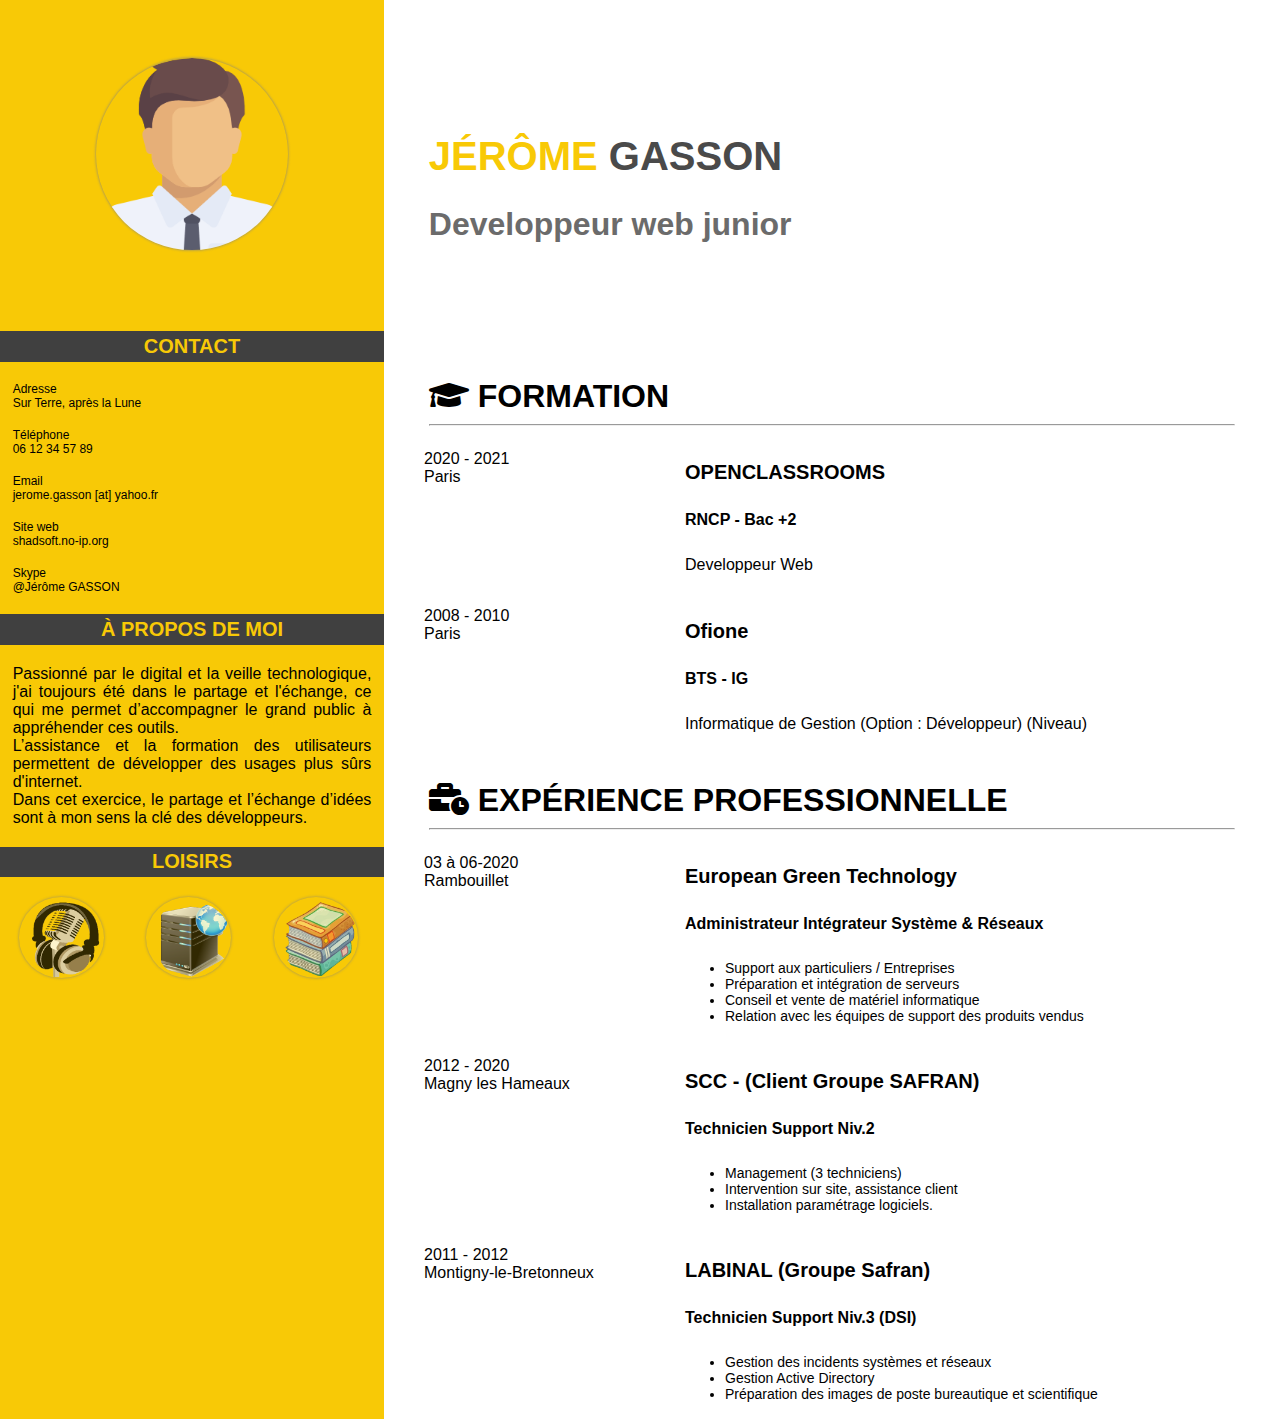
<file: V0.5b/index.html>
<!DOCTYPE html> 	<!-- Doctype spécifique au HTML5 : https://www.alsacreations.com/article/lire/560-dtd-doctype-html-xhtml-comment-choisir.html -->
<html lang="fr-FR"> <!-- Balise parente / il est conseillé de définir la langue de la page -->
	<head>  <!-- Balise enfant -->
	<!-- Balise d'entete Contiens le titre du site, le fichier CSS etc -->
	<title> Mon CV en ligne </title>
	<meta charset='utf-8'> <!-- définit le type d'encodage / c'est une balise orpheline -->
	<meta name="viewport" content="width=device-width, initial-scale=1.0">
	<meta name="description" content="Presentation de Jerome Gasson - CV"> <!-- Contiens une description courte du contenue du site [160Car. Max]-->
	<link rel="stylesheet" href="Styles.css"> <!-- Lien vers le fichier de style CSS externe -->
	<link rel="stylesheet" href="https://cdnjs.cloudflare.com/ajax/libs/font-awesome/5.9.0/css/all.css"></link>
	</head>

<body>
<!--	<header>	<!-- En-tête de page / Element structurant de type block -->
<!--		<h1>Jérôme GASSON</h1>
			<h2>Developpeur Web junior</h2>
		</header> -->
	
	<div class="Flex">
	
		<!-- Début de la colonne de gauche - Photo / Contact / A Propos / Loisirs -->
		<div id="Presentation">	
			<section class="MaPhoto">
			<img class ="RoundedImage" src="images/Photo-H.png" alt="Ma Photo"/>
			</section>
		
			<section class="Contact">
				<h3>Contact</h3>
				
				<p>Adresse <br/> Sur Terre, après la Lune </p><br/>
				
				<p>Téléphone <br/> 06 12 34 57 89 </p><br/>
				
				<p>Email <br/> jerome.gasson [at] yahoo.fr </p><br/>

				<p>Site web <br/><a href="http://shadsoft.no-ip.org" target="_blank">shadsoft.no-ip.org</a></p><br/>

				<p>Skype <br/> @Jérôme GASSON</p>
		
			</section>		
	
			<section class="Apropos">
				<h3>à Propos de moi</h3>
					<p> Passionné par le digital et la veille technologique, j'ai toujours été dans le partage et l'échange, ce qui me permet d’accompagner le grand public à appréhender ces outils.<br/>
						L’assistance et la formation des utilisateurs permettent de développer des usages plus sûrs d'internet.<br/>
						Dans cet exercice, le partage et l’échange d’idées sont à mon sens la clé des développeurs.<br/>
					</p>
			</section>
	
			<section class="Loisirs">
				<h3>Loisirs</h3>
				<img class ="RoundedImage" src="images/L-Webradio.png" alt="Webradio"/>
				<img class ="RoundedImage" src="images/L-Webserv-2.png" alt="Serveur"/>
				<img class ="RoundedImage" src="images/L-Books.png" alt="Lecture"/>
			</section>	
		</div> 
		<!-- Fin de la colonne de gauche - Photo / Contact / A Propos / Loisirs -->
		
		<div id="PE">
		<h1><span class="NameColor">Jérôme</span> GASSON</h1>
		<h2>Developpeur web junior</h2>
			<div id="Formations">
				<div>
<!--			<h3><img src="images/H-Diplome.png" alt="[Diplôme]"/>Formation</h3> -->
				<h3><i class="fas fa-graduation-cap"></i> Formation</h3>
				<hr/>
					<section class="Formations"> <!-- Section de mes Formations -->
						
						<div class="Left">
							<p>2020 - 2021 <br/> Paris </p>
						</div>
		
						<div class="Right">
							<h4>OPENCLASSROOMS</h4> 						
							<h5>RNCP - Bac +2</h5>							
							<p>Developpeur Web <p>
						</div>
		
						<div class="Left">
							<p>2008 - 2010 <br/> Paris </p>
						</div>
		
						<div class="Right">
							<h4>Ofione</h4> 						
							<h5>BTS - IG</h5>							
							<p>Informatique de Gestion (Option : Développeur) (Niveau) <p>
						</div>	
		
					</section>
				</div>
			</div>
		
			<div id="Parcours">
				<div>
<!--			<h3><img src="images/H-Parcours.png" alt="[Expériences]"/>Expériences professionnelles</h3> -->
				<h3><i class="fas fa-business-time"></i> Expérience professionnelle</h3>
				<hr/>
					<section class="Exp-Pro"> 												<!-- Section de mes Exp. Pro -->
						
						<div class="Left">
							<p>03 à 06-2020<br/> Rambouillet </p>
						</div>
		
						<div class="Right">
							<h4>European Green Technology</h4> 								<!-- Entreprise -->
							<h5>Administrateur Intégrateur Système &amp; Réseaux</h5>		<!-- Poste occupé -->					
								<ul>														<!-- Liste des activités -->
									<li>Support aux particuliers / Entreprises </li>
									<li>Préparation et intégration de serveurs </li>
									<li>Conseil et vente de matériel informatique </li>
									<li>Relation avec les équipes de support des produits vendus </li>
								</ul>
						</div>
		
						<div class="Left">
							<p>2012 - 2020 <br/> Magny les Hameaux </p>
						</div>
		
						<div class="Right">
							<h4>SCC - (Client Groupe SAFRAN)</h4> 						
							<h5>Technicien Support Niv.2</h5>							
							<ul>
								<li>Management (3 techniciens) </li>
								<li>Intervention sur site, assistance client </li>
								<li>Installation paramétrage logiciels. </li>
							</ul>
						</div>
		
						<div class="Left">
							<p>2011 - 2012 <br/> Montigny-le-Bretonneux </p>
						</div>
		
						<div class="Right">
							<h4>LABINAL (Groupe Safran)</h4> 						
							<h5>Technicien Support Niv.3 (DSI)</h5>							
								<ul>
									<li>Gestion des incidents systèmes et réseaux </li>
									<li>Gestion Active Directory </li>
									<li>Préparation des images de poste bureautique et scientifique </li>
								</ul>
						</div>
					
					</section>
				</div>
			</div>
		</div>
		
	</div>
	<footer>	<!-- Pied de page / Element structurant de type block -->
	
			<h3>Responsive en cours, veuillez positionner votre mobile en mode paysage, ou étendre votre fenêtre</h3>
			<p><img src="images/E-NeedRotation.png" alt="[Need Rotation]"/></p>
	</footer>
	
</body>
</file>
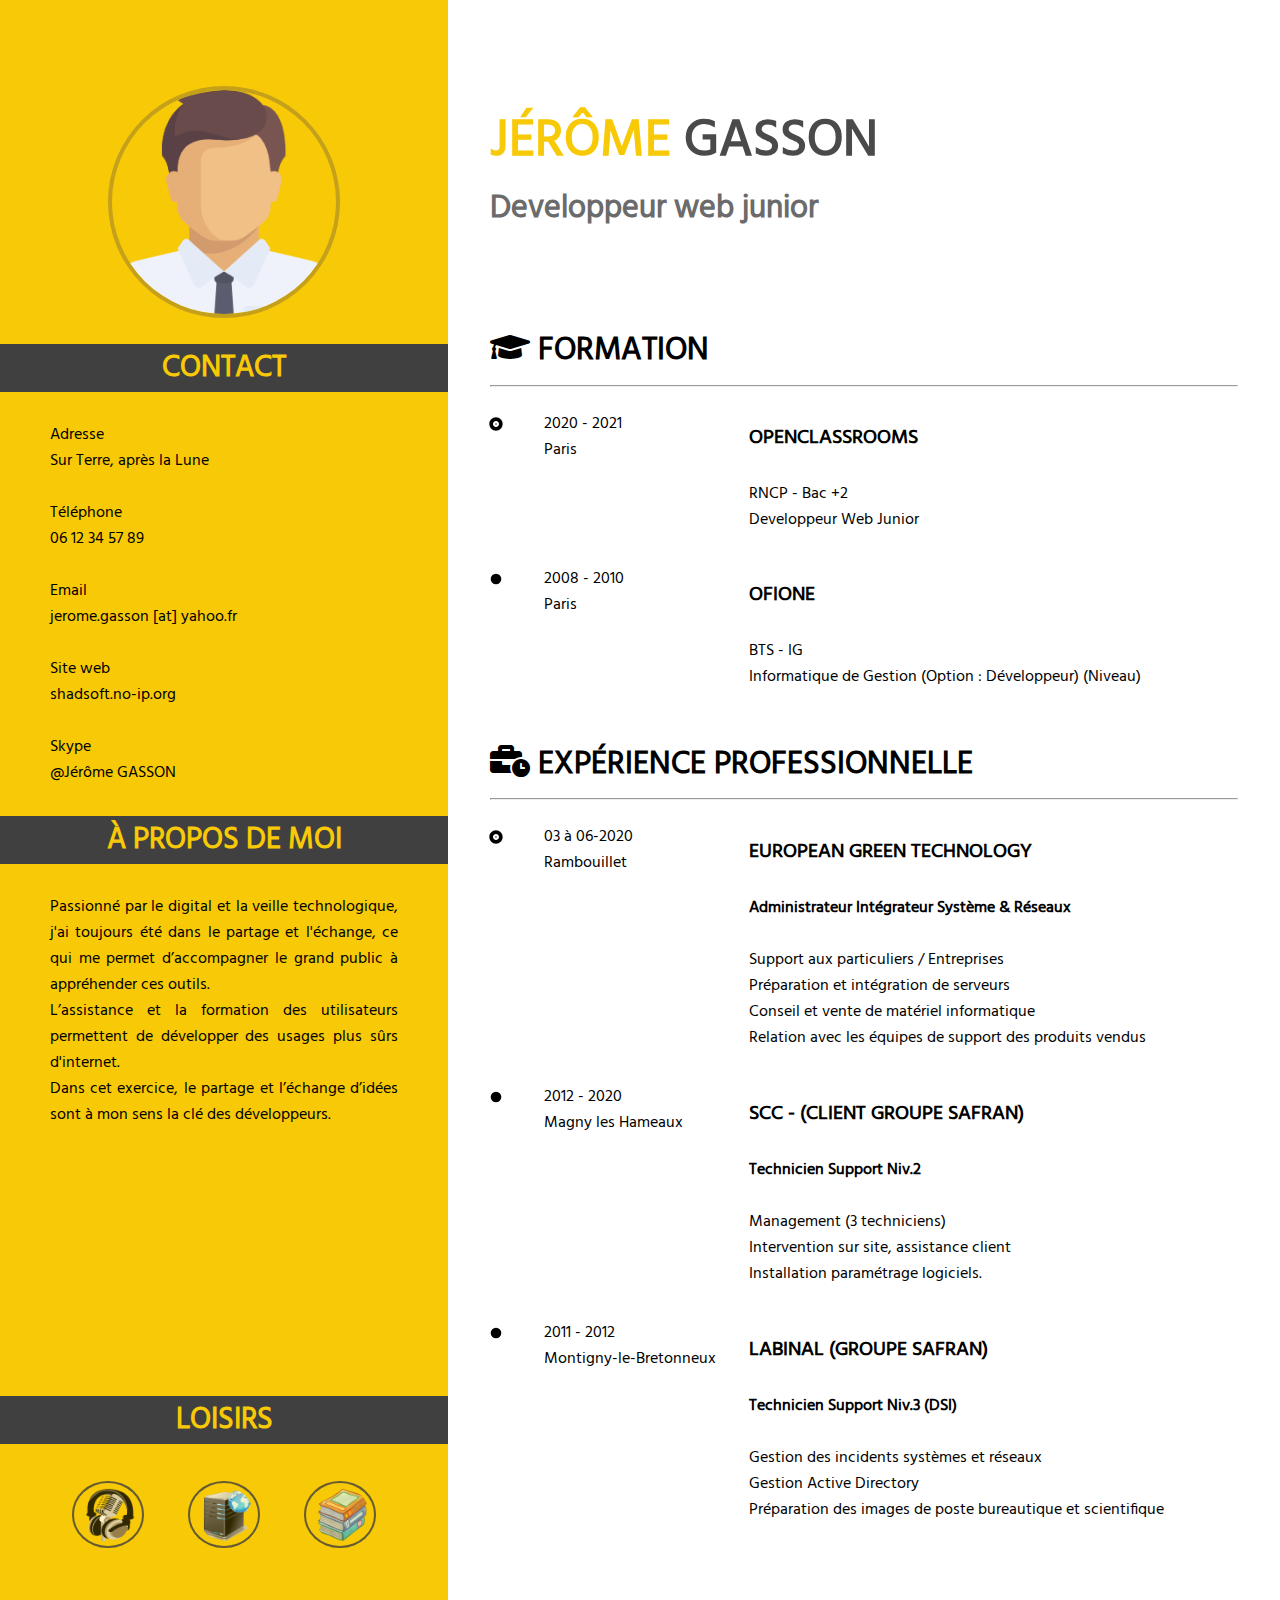
<file: V0.7a/index.html>
<!DOCTYPE html> 	<!-- Doctype spécifique au HTML5 : https://www.alsacreations.com/article/lire/560-dtd-doctype-html-xhtml-comment-choisir.html -->
<html lang="fr-FR"> <!-- Balise parente / il est conseillé de définir la langue de la page -->
	<head>  <!-- Balise enfant -->
	<!-- Balise d'entete Contiens le titre du site, le fichier CSS etc -->
	<title> Mon CV en ligne </title>
	<meta charset='utf-8'> <!-- définit le type d'encodage / c'est une balise orpheline -->
	<meta name="viewport" content="width=device-width, initial-scale=1.0">
	<meta name="description" content="Presentation de Jerome Gasson - CV"> <!-- Contiens une description courte du contenue du site [160Car. Max]-->
	<link rel="stylesheet" href="Styles.css"> <!-- Lien vers le fichier de style CSS externe -->
	<link rel="stylesheet" href="https://cdnjs.cloudflare.com/ajax/libs/font-awesome/5.9.0/css/all.css"></link>
	</head>

<body>
<!--	<header>	<!-- En-tête de page / Element structurant de type block -->
<!--		<h1>Jérôme GASSON</h1>
			<h2>Developpeur Web junior</h2>
		</header> -->
	
	<div class="Flex">
	
		<!-- Début de la colonne de gauche - Photo / Contact / A Propos / Loisirs -->
		<div id="Presentation">	
			<section class="MaPhoto">
			<img class ="RoundedImage" src="images/Photo-H.png" alt="Ma Photo"/>
			</section>
		
			<section class="Contact">
				<h3>Contact</h3>
				
				<p>Adresse <br/> Sur Terre, après la Lune </p><br/>
				
				<p>Téléphone <br/> 06 12 34 57 89 </p><br/>
				
				<p>Email <br/> jerome.gasson [at] yahoo.fr </p><br/>

				<p>Site web <br/><a href="http://shadsoft.no-ip.org" target="_blank">shadsoft.no-ip.org</a></p><br/>

				<p>Skype <br/> @Jérôme GASSON</p>
		
			</section>		
	
			<section class="Apropos">
				<h3>à Propos de moi</h3>
					<p> Passionné par le digital et la veille technologique, j'ai toujours été dans le partage et l'échange, ce qui me permet d’accompagner le grand public à appréhender ces outils.<br/>
						L’assistance et la formation des utilisateurs permettent de développer des usages plus sûrs d'internet.<br/>
						Dans cet exercice, le partage et l’échange d’idées sont à mon sens la clé des développeurs.<br/>
					</p>
			</section>
	
			<section class="Loisirs">
				<h3>Loisirs</h3>
				<div class="Loisirs-Align">
					<img class ="RoundedImage-L" src="images/L-Webradio.png" alt="Webradio"/>
					<img class ="RoundedImage-L" src="images/L-Webserv-2.png" alt="Serveur"/>
					<img class ="RoundedImage-L" src="images/L-Books.png" alt="Lecture"/>
				</div>
			</section>	
		</div> 
		<!-- Fin de la colonne de gauche - Photo / Contact / A Propos / Loisirs -->
		
		<div id="PE">
		<h1><span class="NameColor">Jérôme</span> GASSON</h1>
		<h2>Developpeur web junior</h2>
			<div id="Formations">
				<div>
<!--			<h3><img src="images/H-Diplome.png" alt="[Diplôme]"/>Formation</h3> -->
				<h3><i class="fas fa-graduation-cap"></i> Formation</h3>
				<hr/>
					<section class="Formations"> <!-- Section de mes Formations -->
						
						<div class="Circle">
							<svg xmlns="http://www.w3.org/2000/svg" width="16" height="16" viewBox="0 0 24 24"><path d="M12 2C6.48 2 2 6.48 2 12s4.48 10 10 10 10-4.48 10-10S17.52 2 12 2zm0 14.5c-2.49 0-4.5-2.01-4.5-4.5S9.51 7.5 12 7.5s4.5 2.01 4.5 4.5-2.01 4.5-4.5 4.5zm0-5.5c-.55 0-1 .45-1 1s.45 1 1 1 1-.45 1-1-.45-1-1-1z"/></svg>
						</div>
						<div class="Left">
							<p> 2020 - 2021 <br/> Paris </p>
						</div>
					
						<div class="Right">
						<h4>OPENCLASSROOMS</h4> 						
						<p>RNCP - Bac +2<br/>							
							Developpeur Web Junior <p>
						</div>
						
						<div class="Circle">
							<svg xmlns="http://www.w3.org/2000/svg" width="16" height="16" viewBox="0 0 24 24"><circle fill="#010101" cx="12" cy="12" r="8"/></svg>
						</div>
						<div class="Left">
							<p>2008 - 2010 <br/> Paris </p>
						</div>
		
						<div class="Right">
							<h4>Ofione</h4> 						
							<p>BTS - IG<br/>							
								Informatique de Gestion (Option : Développeur) (Niveau) <p>
						</div>	
		
					</section>
				</div>
			</div>
		
			<div id="Parcours">
				<div>
<!--			<h3><img src="images/H-Parcours.png" alt="[Expériences]"/>Expériences professionnelles</h3> -->
				<h3><i class="fas fa-business-time"></i> Expérience professionnelle</h3>
				<hr/>
					<section class="Exp-Pro"> 												<!-- Section de mes Exp. Pro -->
						
						<div class="Circle">
							<svg xmlns="http://www.w3.org/2000/svg" width="16" height="16" viewBox="0 0 24 24"><path d="M12 2C6.48 2 2 6.48 2 12s4.48 10 10 10 10-4.48 10-10S17.52 2 12 2zm0 14.5c-2.49 0-4.5-2.01-4.5-4.5S9.51 7.5 12 7.5s4.5 2.01 4.5 4.5-2.01 4.5-4.5 4.5zm0-5.5c-.55 0-1 .45-1 1s.45 1 1 1 1-.45 1-1-.45-1-1-1z"/></svg>
						</div>
						<div class="Left">
							<p>03 à 06-2020<br/> Rambouillet </p>
						</div>
		
						<div class="Right">
							<h4>European Green Technology</h4> 								<!-- Entreprise -->
							<h5>Administrateur Intégrateur Système &amp; Réseaux</h5>		<!-- Poste occupé -->					
								<p>Support aux particuliers / Entreprises <br/>				<!-- Liste des activités -->
									Préparation et intégration de serveurs <br/>
									Conseil et vente de matériel informatique <br/>
									Relation avec les équipes de support des produits vendus <br/>
						</div>
						
						<div class="Circle">
							<svg xmlns="http://www.w3.org/2000/svg" width="16" height="16" viewBox="0 0 24 24"><circle fill="#010101" cx="12" cy="12" r="8"/></svg>
						</div>
						<div class="Left">
							<p>2012 - 2020 <br/> Magny les Hameaux </p>
						</div>
		
						<div class="Right">
							<h4>SCC - (Client Groupe SAFRAN)</h4> 						
							<h5>Technicien Support Niv.2</h5>							
							<p>Management (3 techniciens) <br/>
								Intervention sur site, assistance client <br/>
								Installation paramétrage logiciels. </p>
						</div>
						
						<div class="Circle">
							<svg xmlns="http://www.w3.org/2000/svg" width="16" height="16" viewBox="0 0 24 24"><circle fill="#010101" cx="12" cy="12" r="8"/></svg>
						</div>
						<div class="Left">
							<p>2011 - 2012 <br/> Montigny-le-Bretonneux </p>
						</div>
		
						<div class="Right">
							<h4>LABINAL (Groupe Safran)</h4> 						
							<h5>Technicien Support Niv.3 (DSI)</h5>							
								<p>Gestion des incidents systèmes et réseaux <br/>
									Gestion Active Directory <br/>
									Préparation des images de poste bureautique et scientifique </p>
						</div>
					
					</section>
				</div>
			</div>
		</div>
		
	</div>
	<footer>	<!-- Pied de page / Element structurant de type block -->
	
			<h3>Responsive en cours, veuillez positionner votre mobile en mode paysage, ou étendre votre fenêtre</h3>
			<p><img src="images/E-NeedRotation.png" alt="[Need Rotation]"/></p>
	</footer>
	
</body>
</file>
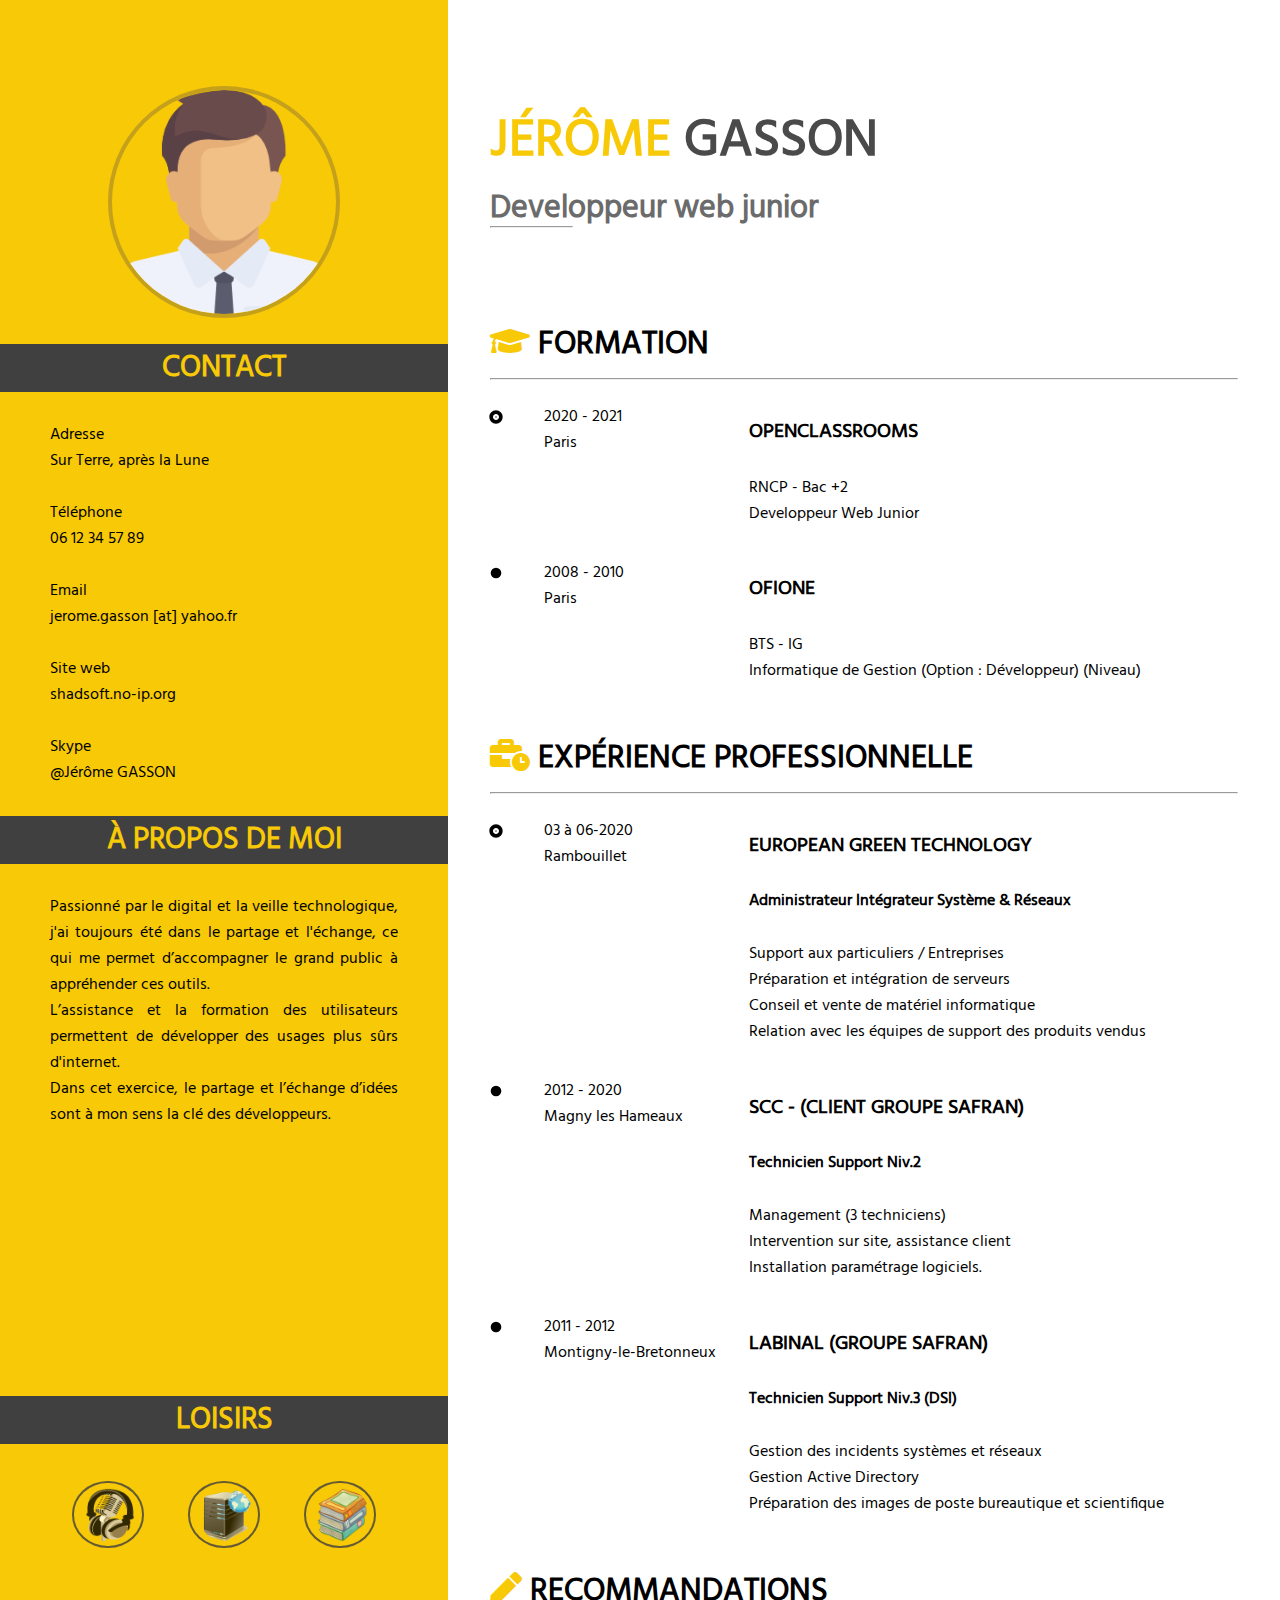
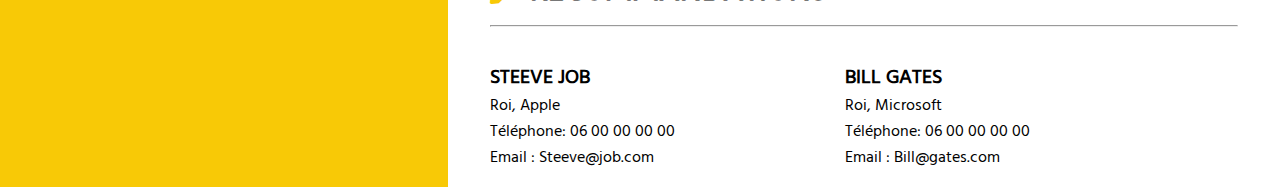
<file: V0.8a/index.html>
<!DOCTYPE html> 	<!-- Doctype spécifique au HTML5 : https://www.alsacreations.com/article/lire/560-dtd-doctype-html-xhtml-comment-choisir.html -->
<html lang="fr-FR"> <!-- Balise parente / il est conseillé de définir la langue de la page -->
	<head>  <!-- Balise enfant -->
	<!-- Balise d'entete Contiens le titre du site, le fichier CSS etc -->
	<title> Mon CV en ligne </title>
	<meta charset='utf-8'> <!-- définit le type d'encodage / c'est une balise orpheline -->
	<meta name="viewport" content="width=device-width, initial-scale=1.0">
	<meta name="description" content="Presentation de Jerome Gasson - CV"> <!-- Contiens une description courte du contenue du site [160Car. Max]-->
	<link rel="stylesheet" href="Styles.css"> <!-- Lien vers le fichier de style CSS externe -->
	<link rel="stylesheet" href="https://cdnjs.cloudflare.com/ajax/libs/font-awesome/5.9.0/css/all.css"></link>
	</head>

<body>
<!--	<header>	<!-- En-tête de page / Element structurant de type block -->
<!--		<h1>Jérôme GASSON</h1>
			<h2>Developpeur Web junior</h2>
		</header> -->
	
	<div class="Flex">
	
		<!-- Début de la colonne de gauche - Photo / Contact / A Propos / Loisirs -->
		<div id="Presentation">	
			<section class="MaPhoto">
			<img class ="RoundedImage" src="images/Photo-H.png" alt="Ma Photo"/>
			</section>
		
			<section class="Contact">
				<h3>Contact</h3>
				
				<p>Adresse <br/> Sur Terre, après la Lune </p><br/>
				
				<p>Téléphone <br/> 06 12 34 57 89 </p><br/>
				
				<p>Email <br/> jerome.gasson [at] yahoo.fr </p><br/>

				<p>Site web <br/><a href="http://shadsoft.no-ip.org" target="_blank">shadsoft.no-ip.org</a></p><br/>

				<p>Skype <br/> @Jérôme GASSON</p>
		
			</section>		
	
			<section class="Apropos">
				<h3>à Propos de moi</h3>
					<p> Passionné par le digital et la veille technologique, j'ai toujours été dans le partage et l'échange, ce qui me permet d’accompagner le grand public à appréhender ces outils.<br/>
						L’assistance et la formation des utilisateurs permettent de développer des usages plus sûrs d'internet.<br/>
						Dans cet exercice, le partage et l’échange d’idées sont à mon sens la clé des développeurs.<br/>
					</p>
			</section>
	
			<section class="Loisirs">
				<h3>Loisirs</h3>
				<div class="Loisirs-Align">
					<img class ="RoundedImage-L" src="images/L-Webradio.png" alt="Webradio"/>
					<img class ="RoundedImage-L" src="images/L-Webserv-2.png" alt="Serveur"/>
					<img class ="RoundedImage-L" src="images/L-Books.png" alt="Lecture"/>
				</div>
			</section>	
		</div> 
		<!-- Fin de la colonne de gauche - Photo / Contact / A Propos / Loisirs -->
		
		<div id="PER">
		<h1><span class="NameColor">Jérôme</span> GASSON</h1>
		<h2>Developpeur web junior</h2>
			<div class="Deco">
			<hr/>
			</div>
			
			<div id="Formations">
				<div>
<!--			<h3><img src="images/H-Diplome.png" alt="[Diplôme]"/>Formation</h3> -->
				<h3><span class="IcoColor"><i class="fas fa-graduation-cap"></i></span> Formation</h3>
				<hr/>
					<section class="Formations"> <!-- Section de mes Formations -->
						
						<div class="Circle">
							<svg xmlns="http://www.w3.org/2000/svg" width="16" height="16" viewBox="0 0 24 24"><path d="M12 2C6.48 2 2 6.48 2 12s4.48 10 10 10 10-4.48 10-10S17.52 2 12 2zm0 14.5c-2.49 0-4.5-2.01-4.5-4.5S9.51 7.5 12 7.5s4.5 2.01 4.5 4.5-2.01 4.5-4.5 4.5zm0-5.5c-.55 0-1 .45-1 1s.45 1 1 1 1-.45 1-1-.45-1-1-1z"/></svg>
						</div>
						<div class="Left">
							<p> 2020 - 2021 <br/> Paris </p>
						</div>
					
						<div class="Right">
						<h4>OPENCLASSROOMS</h4> 						
						<p>RNCP - Bac +2<br/>							
							Developpeur Web Junior <p>
						</div>
						
						<div class="Circle">
							<svg xmlns="http://www.w3.org/2000/svg" width="16" height="16" viewBox="0 0 24 24"><circle fill="#010101" cx="12" cy="12" r="8"/></svg>
						</div>
						<div class="Left">
							<p>2008 - 2010 <br/> Paris </p>
						</div>
		
						<div class="Right">
							<h4>Ofione</h4> 						
							<p>BTS - IG<br/>							
								Informatique de Gestion (Option : Développeur) (Niveau) <p>
						</div>	
		
					</section>
				</div>
			</div>
		
			<div id="Parcours">
				<div>
<!--			<h3><img src="images/H-Parcours.png" alt="[Expériences]"/>Expériences professionnelles</h3> -->
				<h3><span class="IcoColor"><i class="fas fa-business-time"></i></span> Expérience professionnelle</h3>
				<hr/>
					<section class="Exp-Pro"> 												<!-- Section de mes Exp. Pro -->
						
						<div class="Circle">
							<svg xmlns="http://www.w3.org/2000/svg" width="16" height="16" viewBox="0 0 24 24"><path d="M12 2C6.48 2 2 6.48 2 12s4.48 10 10 10 10-4.48 10-10S17.52 2 12 2zm0 14.5c-2.49 0-4.5-2.01-4.5-4.5S9.51 7.5 12 7.5s4.5 2.01 4.5 4.5-2.01 4.5-4.5 4.5zm0-5.5c-.55 0-1 .45-1 1s.45 1 1 1 1-.45 1-1-.45-1-1-1z"/></svg>
						</div>
						<div class="Left">
							<p>03 à 06-2020<br/> Rambouillet </p>
						</div>
		
						<div class="Right">
							<h4>European Green Technology</h4> 								<!-- Entreprise -->
							<h5>Administrateur Intégrateur Système &amp; Réseaux</h5>		<!-- Poste occupé -->					
								<p>Support aux particuliers / Entreprises <br/>				<!-- Liste des activités -->
									Préparation et intégration de serveurs <br/>
									Conseil et vente de matériel informatique <br/>
									Relation avec les équipes de support des produits vendus <br/>
						</div>
						
						<div class="Circle">
							<svg xmlns="http://www.w3.org/2000/svg" width="16" height="16" viewBox="0 0 24 24"><circle fill="#010101" cx="12" cy="12" r="8"/></svg>
						</div>
						<div class="Left">
							<p>2012 - 2020 <br/> Magny les Hameaux </p>
						</div>
		
						<div class="Right">
							<h4>SCC - (Client Groupe SAFRAN)</h4> 						
							<h5>Technicien Support Niv.2</h5>							
							<p>Management (3 techniciens) <br/>
								Intervention sur site, assistance client <br/>
								Installation paramétrage logiciels. </p>
						</div>
						
						<div class="Circle">
							<svg xmlns="http://www.w3.org/2000/svg" width="16" height="16" viewBox="0 0 24 24"><circle fill="#010101" cx="12" cy="12" r="8"/></svg>
						</div>
						<div class="Left">
							<p>2011 - 2012 <br/> Montigny-le-Bretonneux </p>
						</div>
		
						<div class="Right">
							<h4>LABINAL (Groupe Safran)</h4> 						
							<h5>Technicien Support Niv.3 (DSI)</h5>							
								<p>Gestion des incidents systèmes et réseaux <br/>
									Gestion Active Directory <br/>
									Préparation des images de poste bureautique et scientifique </p>
						</div>
					
					</section>
				</div>
			</div>
			
			<div id="Recommandations">
				<h3><span class="IcoColor"><i class="fas fa-pen"></span></i> Recommandations</h3>
				<hr/>
					<div class="Left-R">
						<h4>Steeve Job</h4> 										
						<p>Roi, Apple <br/>
							Téléphone: 06 00 00 00 00 <br/>
							Email : Steeve@job.com </p>
					</div>
		
					<div class="Right-R">
						<h4>Bill Gates</h4> 										
						<p>Roi, Microsoft <br/>
							Téléphone: 06 00 00 00 00 <br/>
							Email : Bill@gates.com </p>
					</div>
			</div>
		</div>
		
	</div>
	<footer>	<!-- Pied de page / Element structurant de type block -->
	
			<h3>Responsive en cours, veuillez positionner votre mobile en mode paysage, ou étendre votre fenêtre</h3>
			<p><img src="images/E-NeedRotation.png" alt="[Need Rotation]"/></p>
	</footer>
	
</body>
</file>
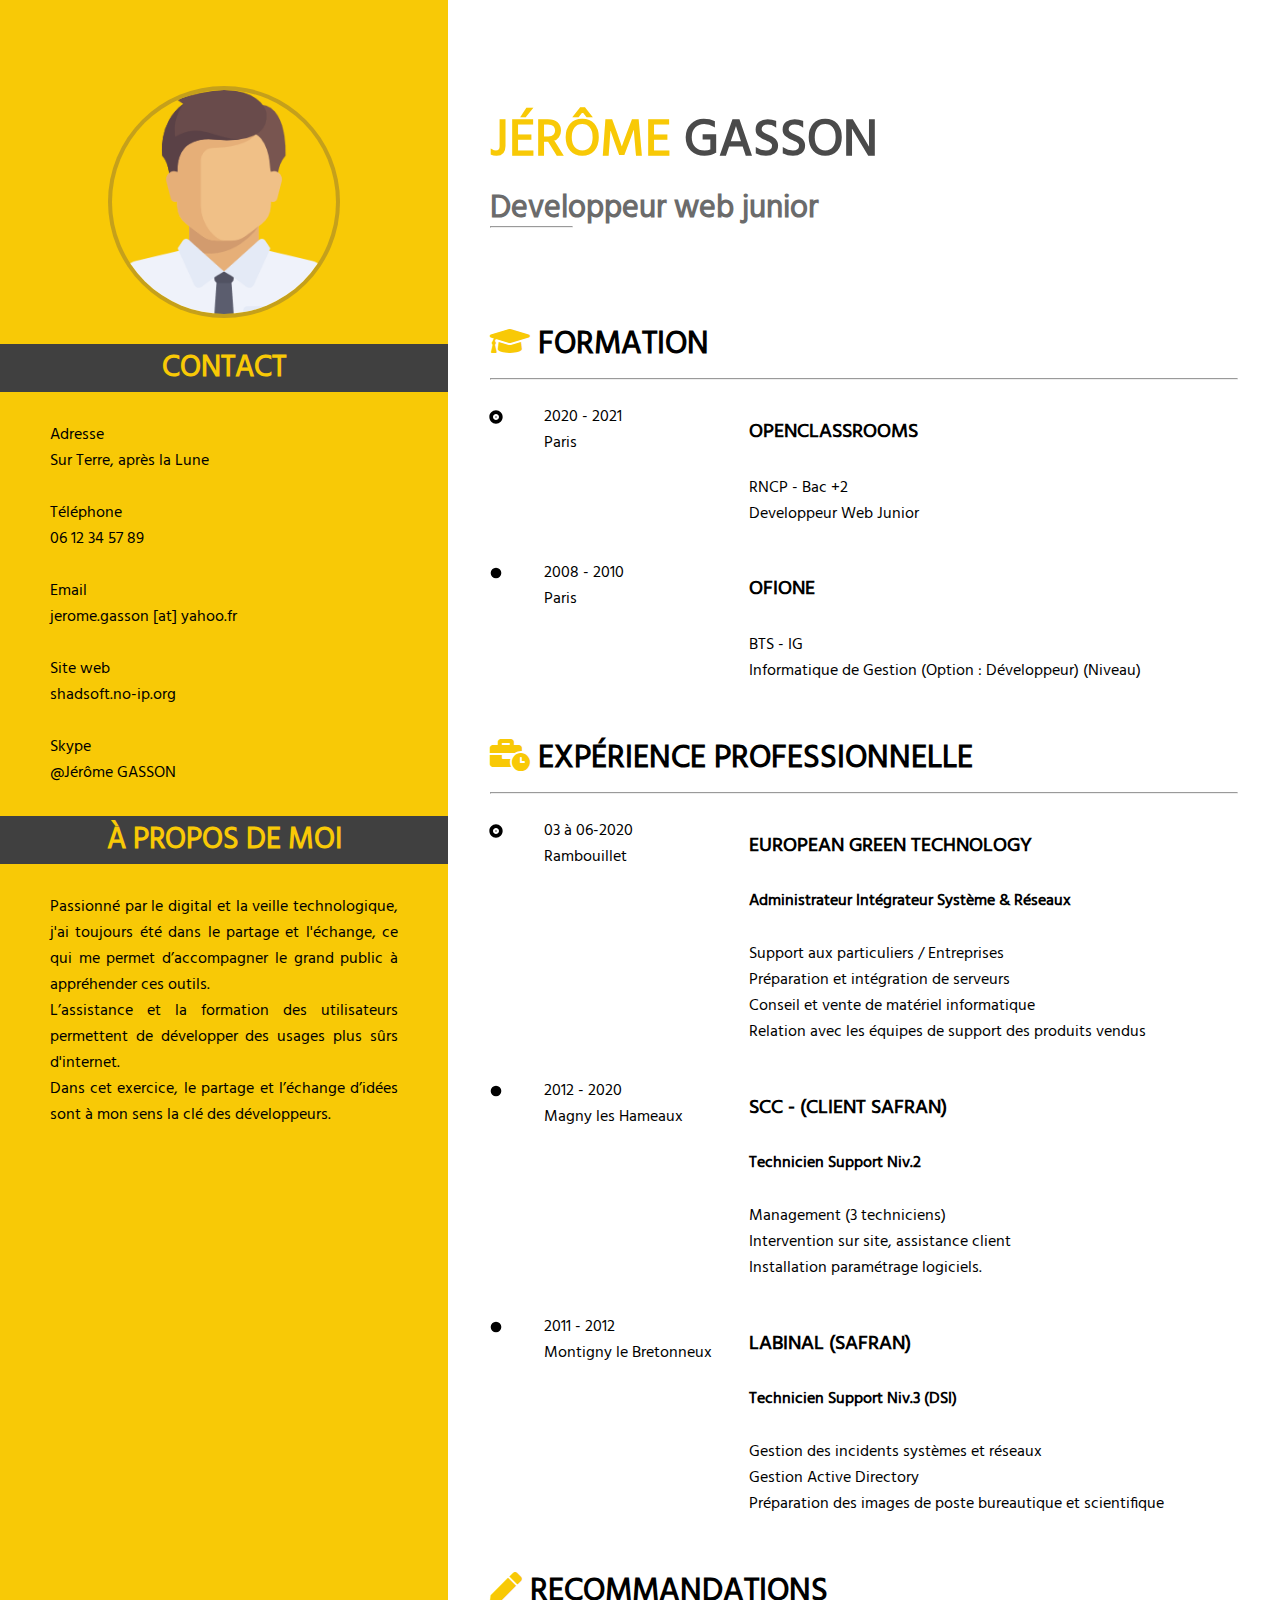
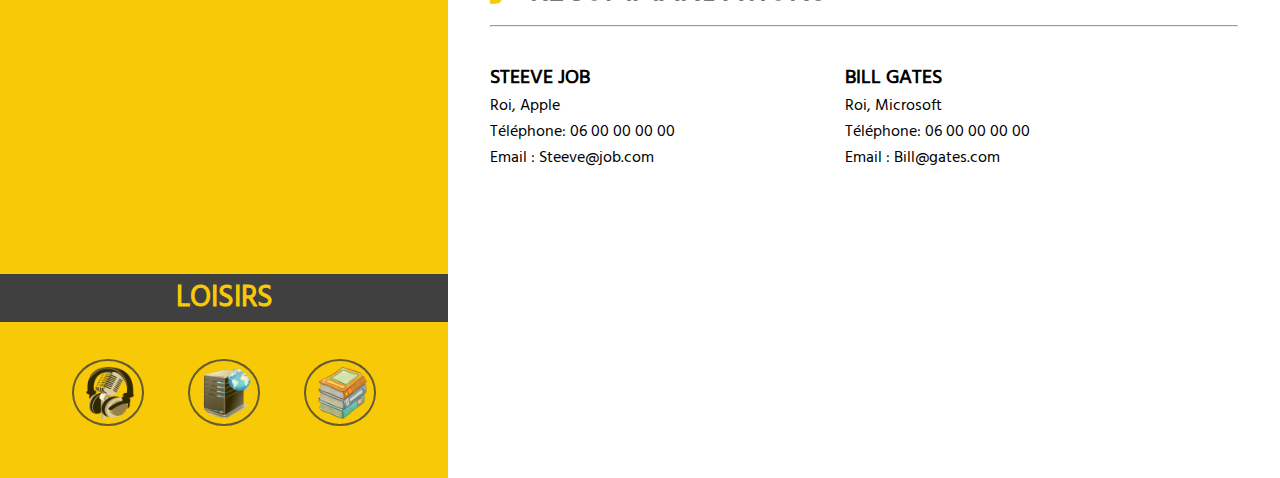
<file: V0.9b/index.html>
<!DOCTYPE html> 	<!-- Doctype spécifique au HTML5 : https://www.alsacreations.com/article/lire/560-dtd-doctype-html-xhtml-comment-choisir.html -->
<html lang="fr-FR"> <!-- Balise parente / il est conseillé de définir la langue de la page -->
	<head>  <!-- Balise enfant -->
	<!-- Balise d'entete Contiens le titre du site, le fichier CSS etc -->
	<title> Mon CV en ligne </title>
	<meta charset='utf-8'> <!-- définit le type d'encodage / c'est une balise orpheline -->
	<meta name="viewport" content="width=device-width, initial-scale=1.0">
	<meta name="description" content="Presentation de Jerome Gasson - CV"> <!-- Contiens une description courte du contenue du site [160Car. Max]-->
	<link rel="stylesheet" href="Styles.css"> <!-- Lien vers le fichier de style CSS externe -->
	<link rel="stylesheet" href="https://cdnjs.cloudflare.com/ajax/libs/font-awesome/5.9.0/css/all.css"></link>
	</head>

<body>
<!--	<header>	<!-- En-tête de page / Element structurant de type block -->
<!--		<h1>Jérôme GASSON</h1>
			<h2>Developpeur Web junior</h2>
		</header> -->
	
	<div class="Flex">
	
		<!-- Début de la colonne de gauche - Photo / Contact / A Propos / Loisirs -->
		<div id="Presentation">	
			<section class="MaPhoto">
			<img class ="RoundedImage" src="images/Photo-H.png" alt="Ma Photo"/>
			</section>
		
			<section class="Contact">
				<h3>Contact</h3>
				
				<p>Adresse <br/> Sur Terre, après la Lune </p><br/>
				
				<p>Téléphone <br/> 06 12 34 57 89 </p><br/>
				
				<p>Email <br/> jerome.gasson [at] yahoo.fr </p><br/>

				<p>Site web <br/><a href="http://shadsoft.no-ip.org" target="_blank">shadsoft.no-ip.org</a></p><br/>

				<p>Skype <br/> @Jérôme GASSON</p>
		
			</section>		
	
			<section class="Apropos">
				<h3>à Propos de moi</h3>
					<p> Passionné par le digital et la veille technologique, j'ai toujours été dans le partage et l'échange, ce qui me permet d’accompagner le grand public à appréhender ces outils.<br/>
						L’assistance et la formation des utilisateurs permettent de développer des usages plus sûrs d'internet.<br/>
						Dans cet exercice, le partage et l’échange d’idées sont à mon sens la clé des développeurs.<br/>
					</p>
			</section>
	
			<section class="Loisirs">
				<h3>Loisirs</h3>
				<div class="Loisirs-Align">
					<img class ="RoundedImage-L" src="images/L-Webradio.png" alt="Webradio"/>
					<img class ="RoundedImage-L" src="images/L-Webserv-2.png" alt="Serveur"/>
					<img class ="RoundedImage-L" src="images/L-Books.png" alt="Lecture"/>
				</div>
			</section>	
		</div> 
		<!-- Fin de la colonne de gauche - Photo / Contact / A Propos / Loisirs -->
		
		<div id="PER">
		<h1><span class="NameColor">Jérôme</span> GASSON</h1>
		<h2>Developpeur web junior</h2>
			<div class="Deco">
			<hr/>
			</div>
			
			<div id="Formations">
				<div>
<!--			<h3><img src="images/H-Diplome.png" alt="[Diplôme]"/>Formation</h3> -->
				<h3><span class="IcoColor"><i class="fas fa-graduation-cap"></i></span> Formation</h3>
				<hr/>
					<section class="Formations"> <!-- Section de mes Formations -->
						
						<div class="Circle">
							<svg xmlns="http://www.w3.org/2000/svg" width="16" height="16" viewBox="0 0 24 24"><path d="M12 2C6.48 2 2 6.48 2 12s4.48 10 10 10 10-4.48 10-10S17.52 2 12 2zm0 14.5c-2.49 0-4.5-2.01-4.5-4.5S9.51 7.5 12 7.5s4.5 2.01 4.5 4.5-2.01 4.5-4.5 4.5zm0-5.5c-.55 0-1 .45-1 1s.45 1 1 1 1-.45 1-1-.45-1-1-1z"/></svg>
						</div>
						<div class="Left">
							<p> 2020 - 2021 <br/> Paris </p>
						</div>
					
						<div class="Right">
						<h4>OPENCLASSROOMS</h4> 						
						<p>RNCP - Bac +2<br/>							
							Developpeur Web Junior <p>
						</div>
						
						<div class="Circle">
							<svg xmlns="http://www.w3.org/2000/svg" width="16" height="16" viewBox="0 0 24 24"><circle fill="#010101" cx="12" cy="12" r="8"/></svg>
						</div>
						<div class="Left">
							<p>2008 - 2010 <br/> Paris </p>
						</div>
		
						<div class="Right">
							<h4>Ofione</h4> 						
							<p>BTS - IG<br/>							
								Informatique de Gestion (Option : Développeur) (Niveau) <p>
						</div>	
		
					</section>
				</div>
			</div>
		
			<div id="Parcours">
				<div>
<!--			<h3><img src="images/H-Parcours.png" alt="[Expériences]"/>Expériences professionnelles</h3> -->
				<h3><span class="IcoColor"><i class="fas fa-business-time"></i></span> Expérience professionnelle</h3>
				<hr/>
					<section class="Exp-Pro"> 												<!-- Section de mes Exp. Pro -->
						
						<div class="Circle">
							<svg xmlns="http://www.w3.org/2000/svg" width="16" height="16" viewBox="0 0 24 24"><path d="M12 2C6.48 2 2 6.48 2 12s4.48 10 10 10 10-4.48 10-10S17.52 2 12 2zm0 14.5c-2.49 0-4.5-2.01-4.5-4.5S9.51 7.5 12 7.5s4.5 2.01 4.5 4.5-2.01 4.5-4.5 4.5zm0-5.5c-.55 0-1 .45-1 1s.45 1 1 1 1-.45 1-1-.45-1-1-1z"/></svg>
						</div>
						<div class="Left">
							<p>03 à 06-2020<br/> Rambouillet </p>
						</div>
		
						<div class="Right">
							<h4>European Green Technology</h4> 								<!-- Entreprise -->
							<h5>Administrateur Intégrateur Système &amp; Réseaux</h5>		<!-- Poste occupé -->					
								<p>Support aux particuliers / Entreprises <br/>				<!-- Liste des activités -->
									Préparation et intégration de serveurs <br/>
									Conseil et vente de matériel informatique <br/>
									Relation avec les équipes de support des produits vendus <br/>
						</div>
						
						<div class="Circle">
							<svg xmlns="http://www.w3.org/2000/svg" width="16" height="16" viewBox="0 0 24 24"><circle fill="#010101" cx="12" cy="12" r="8"/></svg>
						</div>
						<div class="Left">
							<p>2012 - 2020 <br/> Magny les Hameaux </p>
						</div>
		
						<div class="Right">
							<h4>SCC - (Client SAFRAN)</h4> 						
							<h5>Technicien Support Niv.2</h5>							
							<p>Management (3 techniciens) <br/>
								Intervention sur site, assistance client <br/>
								Installation paramétrage logiciels. </p>
						</div>
						
						<div class="Circle">
							<svg xmlns="http://www.w3.org/2000/svg" width="16" height="16" viewBox="0 0 24 24"><circle fill="#010101" cx="12" cy="12" r="8"/></svg>
						</div>
						<div class="Left">
							<p>2011 - 2012 <br/> Montigny le Bretonneux </p>
						</div>
		
						<div class="Right">
							<h4>LABINAL (Safran)</h4> 						
							<h5>Technicien Support Niv.3 (DSI)</h5>							
								<p>Gestion des incidents systèmes et réseaux <br/>
									Gestion Active Directory <br/>
									Préparation des images de poste bureautique et scientifique </p>
						</div>
					
					</section>
				</div>
			</div>
			
			<div id="Recommandations">
				<h3><span class="IcoColor"><i class="fas fa-pen"></span></i> Recommandations</h3>
				<hr/>
					<div class="Left-R">
						<h4>Steeve Job</h4> 										
						<p>Roi, Apple <br/>
							Téléphone: 06 00 00 00 00 <br/>
							Email : Steeve@job.com </p>
					</div>
		
					<div class="Right-R">
						<h4>Bill Gates</h4> 										
						<p>Roi, Microsoft <br/>
							Téléphone: 06 00 00 00 00 <br/>
							Email : Bill@gates.com </p>
					</div>
			</div>
		</div>
		
	</div>
	
	<div class="Futur">
		<h3>Heu, il est temps de retrouver la DeLorean, et de retourner au 21e Siècle... :) </h3>
		<p><img src="images/delorean-retour.png" alt="[Il est temps de retourner au 21e Siècle!]"/></p>
	</div>
	
	<footer>	<!-- Pied de page / Element structurant de type block -->
	
			<h3>Responsive en cours, veuillez positionner votre mobile en mode paysage, ou étendre votre fenêtre</h3>
			<p><img src="images/E-NeedRotation.png" alt="[Need Rotation]"/></p>
	</footer>
	
</body>
</file>
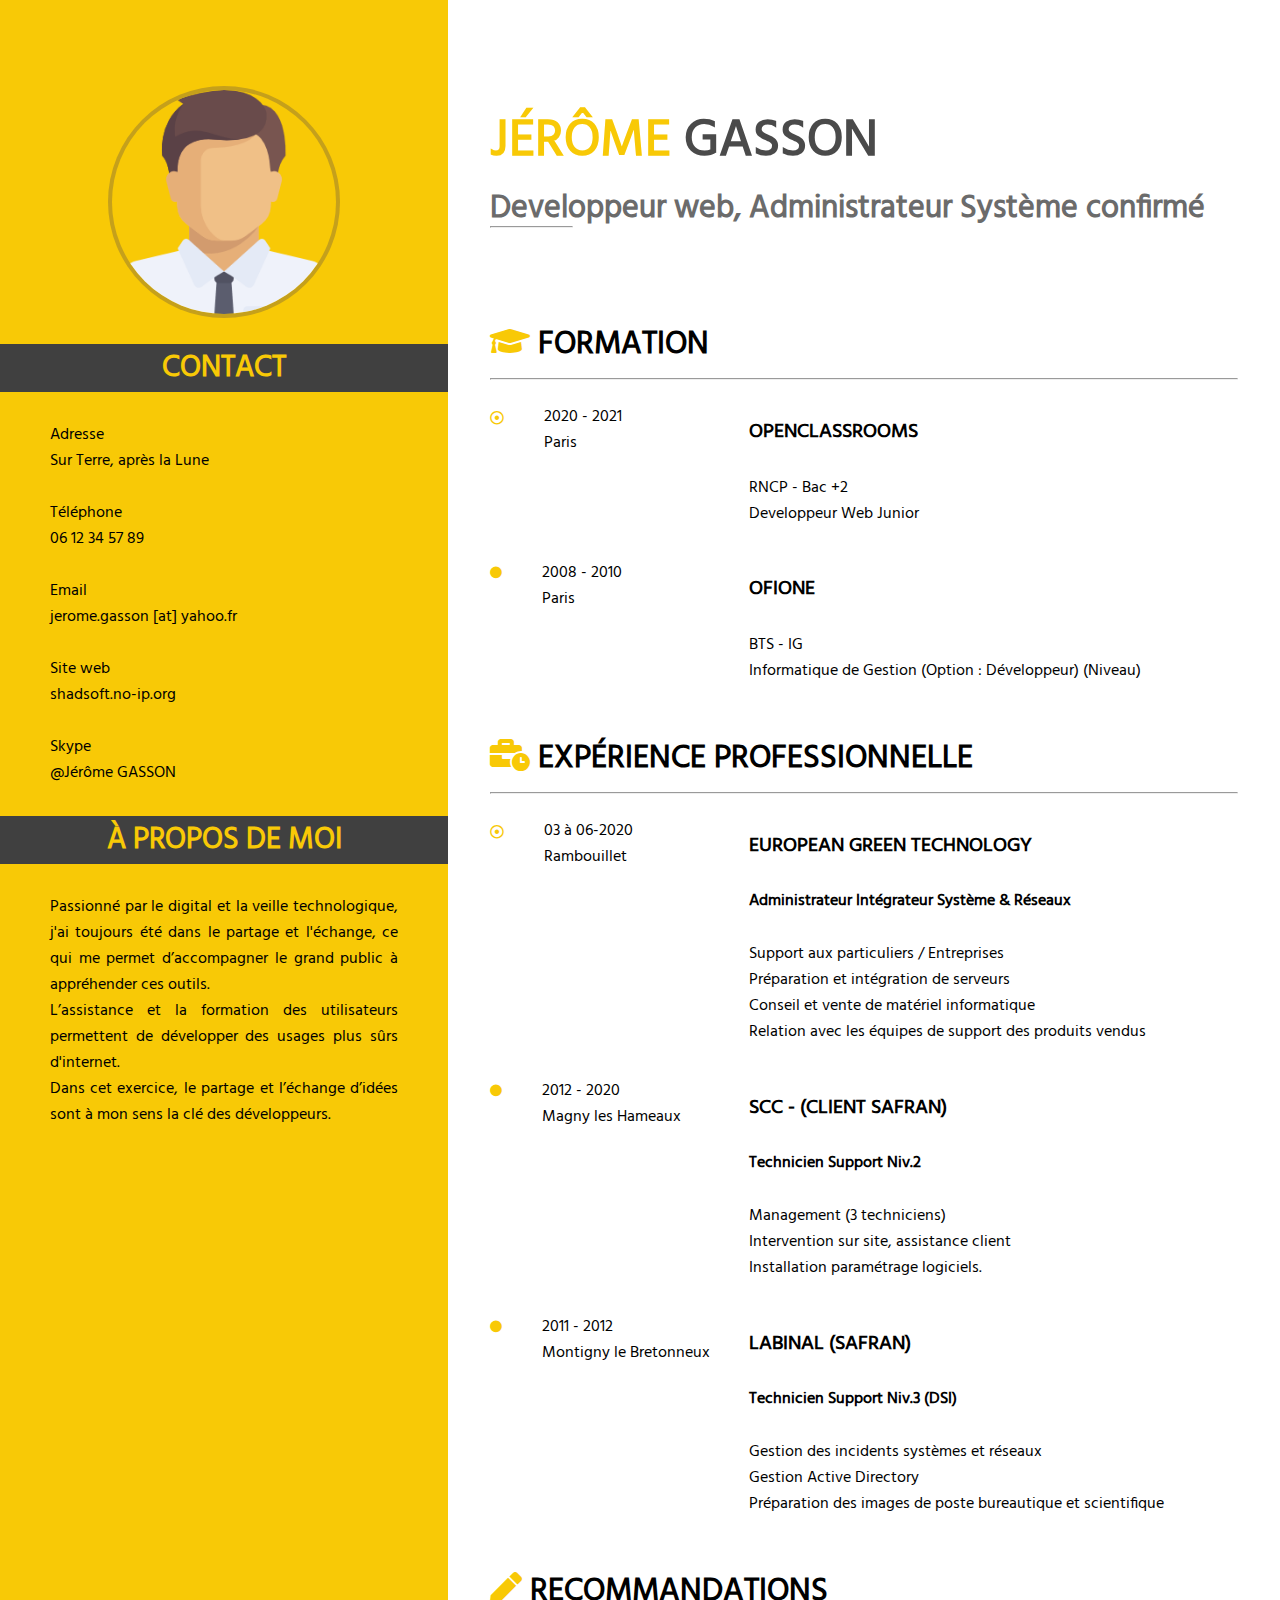
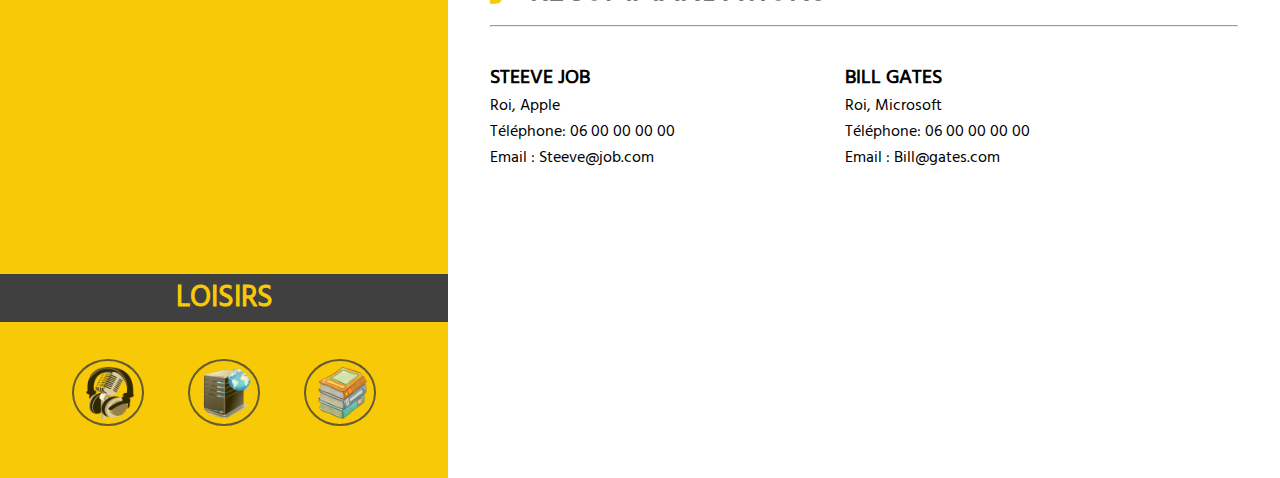
<file: V1.0/index.html>
<!DOCTYPE html> 	<!-- Doctype spécifique au HTML5 : https://www.alsacreations.com/article/lire/560-dtd-doctype-html-xhtml-comment-choisir.html -->
<html lang="fr-FR"> <!-- Balise parente / il est conseillé de définir la langue de la page -->
	<head>  																<!-- Balise enfant -->
		<!-- Balise d'entete Contiens le titre du site, le fichier CSS etc -->
		<title> Mon CV en ligne </title>
		<meta charset='utf-8'/> 													<!-- définit le type d'encodage / c'est une balise orpheline -->
		<meta name="viewport" content="width=device-width, initial-scale=1.0"/>
		<meta name="description" content="Presentation de Jerome Gasson - CV"/> 	<!-- Contiens une description courte du contenue du site [160Car. Max]-->
		<link rel="stylesheet" href="Styles.css"/> 								<!-- Lien vers le fichier de style CSS externe -->
		<link rel="stylesheet" href="https://cdnjs.cloudflare.com/ajax/libs/font-awesome/5.9.0/css/all.css"/>
	</head>

<body>
	<header>	<!-- En-tête de page / Element structurant de type block -->
<!--		<h1>Jérôme GASSON</h1> 			-->
<!--		<h2>Developpeur Web junior</h2> -->
	</header>
	
	<div class="Flex">
	
		<!-- Début de la colonne de gauche - Photo / Contact / A Propos / Loisirs -->
		
		<div id="Presentation">	
			<section class="MaPhoto">
				<img class ="RoundedImage" src="images/Photo-H.png" alt="Ma Photo"/>
			</section>
		
			<section class="Contact">
				<h3>Contact</h3>
				
				<p>Adresse <br/> Sur Terre, après la Lune </p><br/>
				
				<p>Téléphone <br/> 06 12 34 57 89 </p><br/>
				
				<p>Email <br/> jerome.gasson [at] yahoo.fr </p><br/>

				<p>Site web <br/><a href="http://shadsoft.no-ip.org" target="_blank">shadsoft.no-ip.org</a></p><br/>

				<p>Skype <br/> @Jérôme GASSON</p>
		
			</section>		
	
			<section class="Apropos">
				<h3>à Propos de moi</h3>
					<p> 
						Passionné par le digital et la veille technologique, j'ai toujours été dans le partage et l'échange, ce qui me permet d’accompagner le grand public à appréhender ces outils.<br/>
						L’assistance et la formation des utilisateurs permettent de développer des usages plus sûrs d'internet.<br/>
						Dans cet exercice, le partage et l’échange d’idées sont à mon sens la clé des développeurs.<br/>
					</p>
			</section>
	
			<section class="Loisirs">
				<h3>Loisirs</h3>
				<div class="Loisirs-Align">
					<img class ="RoundedImage-L" src="images/L-Webradio.png" alt="Webradio"/>
					<img class ="RoundedImage-L" src="images/L-Webserv-2.png" alt="Serveur"/>
					<img class ="RoundedImage-L" src="images/L-Books.png" alt="Lecture"/>
				</div>
			</section>	
		</div> 
		<!-- Fin de la colonne de gauche - Photo / Contact / A Propos / Loisirs -->
		
		<div id="PER">
		<h1><span class="NameColor">Jérôme</span> GASSON</h1>
		<h2>Developpeur web, Administrateur Système confirmé</h2>
			<div class="Deco">
			<hr/>
			</div>
			
			<div id="Formations">
				<div>								<!-- Element de structuration -->
<!--			<h3><img src="images/H-Diplome.png" alt="[Diplôme]"/>Formation</h3> -->
				<h3><span class="IcoColor"><i class="fas fa-graduation-cap"></i></span> Formation</h3>
				<hr/>
					<section class="Formations"> <!-- Section de mes Formations -->
						
						<div class="Circle-1">
						<i class="far fa-dot-circle"></i>
						</div>
						
						<div class="Left">
							<p> 2020 - 2021 <br/> Paris </p>
						</div>
					
						<div class="Right">
						<h4>OPENCLASSROOMS</h4> 						
							<p>
								RNCP - Bac +2<br/>							
								Developpeur Web Junior 
							<p>
						</div>
						
						<div class="Circle-2">
						<i class="fas fa-circle"></i>
<!--							<svg xmlns="http://www.w3.org/2000/svg" width="16" height="16" viewBox="0 0 24 24"><circle fill="#010101" cx="12" cy="12" r="8"/></svg> -->
						</div>
						
						<div class="Left">
							<p>2008 - 2010 <br/> Paris </p>
						</div>
		
						<div class="Right">
						<h4>Ofione</h4> 						
							<p>
								BTS - IG<br/>							
								Informatique de Gestion (Option : Développeur) (Niveau) 
							<p>
						</div>	
		
					</section>
				</div>
			</div>
		
			<div id="Parcours">
				<div>																		<!-- Element de structuration -->
<!--			<h3><img src="images/H-Parcours.png" alt="[Expériences]"/>Expériences professionnelles</h3> -->
				<h3><span class="IcoColor"><i class="fas fa-business-time"></i></span> Expérience professionnelle</h3>
				<hr/>
					<section class="Exp-Pro"> 												<!-- Section de mes Exp. Pro -->
						
						<div class="Circle-1">
						<i class="far fa-dot-circle"></i>
						</div>
						
						<div class="Left">
							<p>03 à 06-2020<br/> Rambouillet </p>
						</div>
		
						<div class="Right">
							<h4>European Green Technology</h4> 								<!-- Entreprise -->
							<h5>Administrateur Intégrateur Système &amp; Réseaux</h5>		<!-- Poste occupé -->					
								<p>
									Support aux particuliers / Entreprises <br/>			<!-- Liste des activités -->
									Préparation et intégration de serveurs <br/>
									Conseil et vente de matériel informatique <br/>
									Relation avec les équipes de support des produits vendus <br/>
								</p>
						</div>
						
						<div class="Circle-2">
						<i class="fas fa-circle"></i>
						</div>
						
						<div class="Left">
							<p>2012 - 2020 <br/> Magny les Hameaux </p>
						</div>
		
						<div class="Right">
							<h4>SCC - (Client SAFRAN)</h4> 						
							<h5>Technicien Support Niv.2</h5>							
							<p>
								Management (3 techniciens) <br/>
								Intervention sur site, assistance client <br/>
								Installation paramétrage logiciels.
							</p>
						</div>
						
						<div class="Circle-2">
						<i class="fas fa-circle"></i>
						</div>
						<div class="Left">
							<p>2011 - 2012 <br/> Montigny le Bretonneux </p>
						</div>
		
						<div class="Right">
							<h4>LABINAL (Safran)</h4> 						
							<h5>Technicien Support Niv.3 (DSI)</h5>							
								<p>
									Gestion des incidents systèmes et réseaux <br/>
									Gestion Active Directory <br/>
									Préparation des images de poste bureautique et scientifique 
								</p>
						</div>
					
					</section>
				</div>
			</div>
			
			<div id="Recommandations">
				<h3><span class="IcoColor"><i class="fas fa-pen"></i></span> Recommandations</h3>
				<hr/>
					<div class="Left-R">
						<h4>Steeve Job</h4> 										
						<p>
							Roi, Apple <br/>
							Téléphone: 06 00 00 00 00 <br/>
							Email : Steeve@job.com 
						</p>
					</div>
		
					<div class="Right-R">
						<h4>Bill Gates</h4> 										
						<p>
							Roi, Microsoft <br/>
							Téléphone: 06 00 00 00 00 <br/>
							Email : Bill@gates.com 
						</p>
					</div>
			</div>
			
		</div>
		
	</div>
	
	<div id="Responsive-Presentation">
				<h3>Loisirs</h3>
				<div class="Responsive-Loisirs-Align">
						<img class ="RoundedImage-L" src="images/L-Webradio.png" alt="Webradio"/>
						<img class ="RoundedImage-L" src="images/L-Webserv-2.png" alt="Serveur"/>
						<img class ="RoundedImage-L" src="images/L-Books.png" alt="Lecture"/>
				</div>
	</div>
	
	<footer>	<!-- Pied de page / Element structurant de type block -->
	
			<h3>Doc', Il est temps de retrouver la DeLorean, et retrourner au XXIe Siècle ...</h3>
			<p><img src="images/delorean-retour.png" alt="[Doc', Il est temps de retrouver la DeLorean, et retrourner au XXIe Siècle ...]"/></p>
	</footer>
	
</body>
</file>
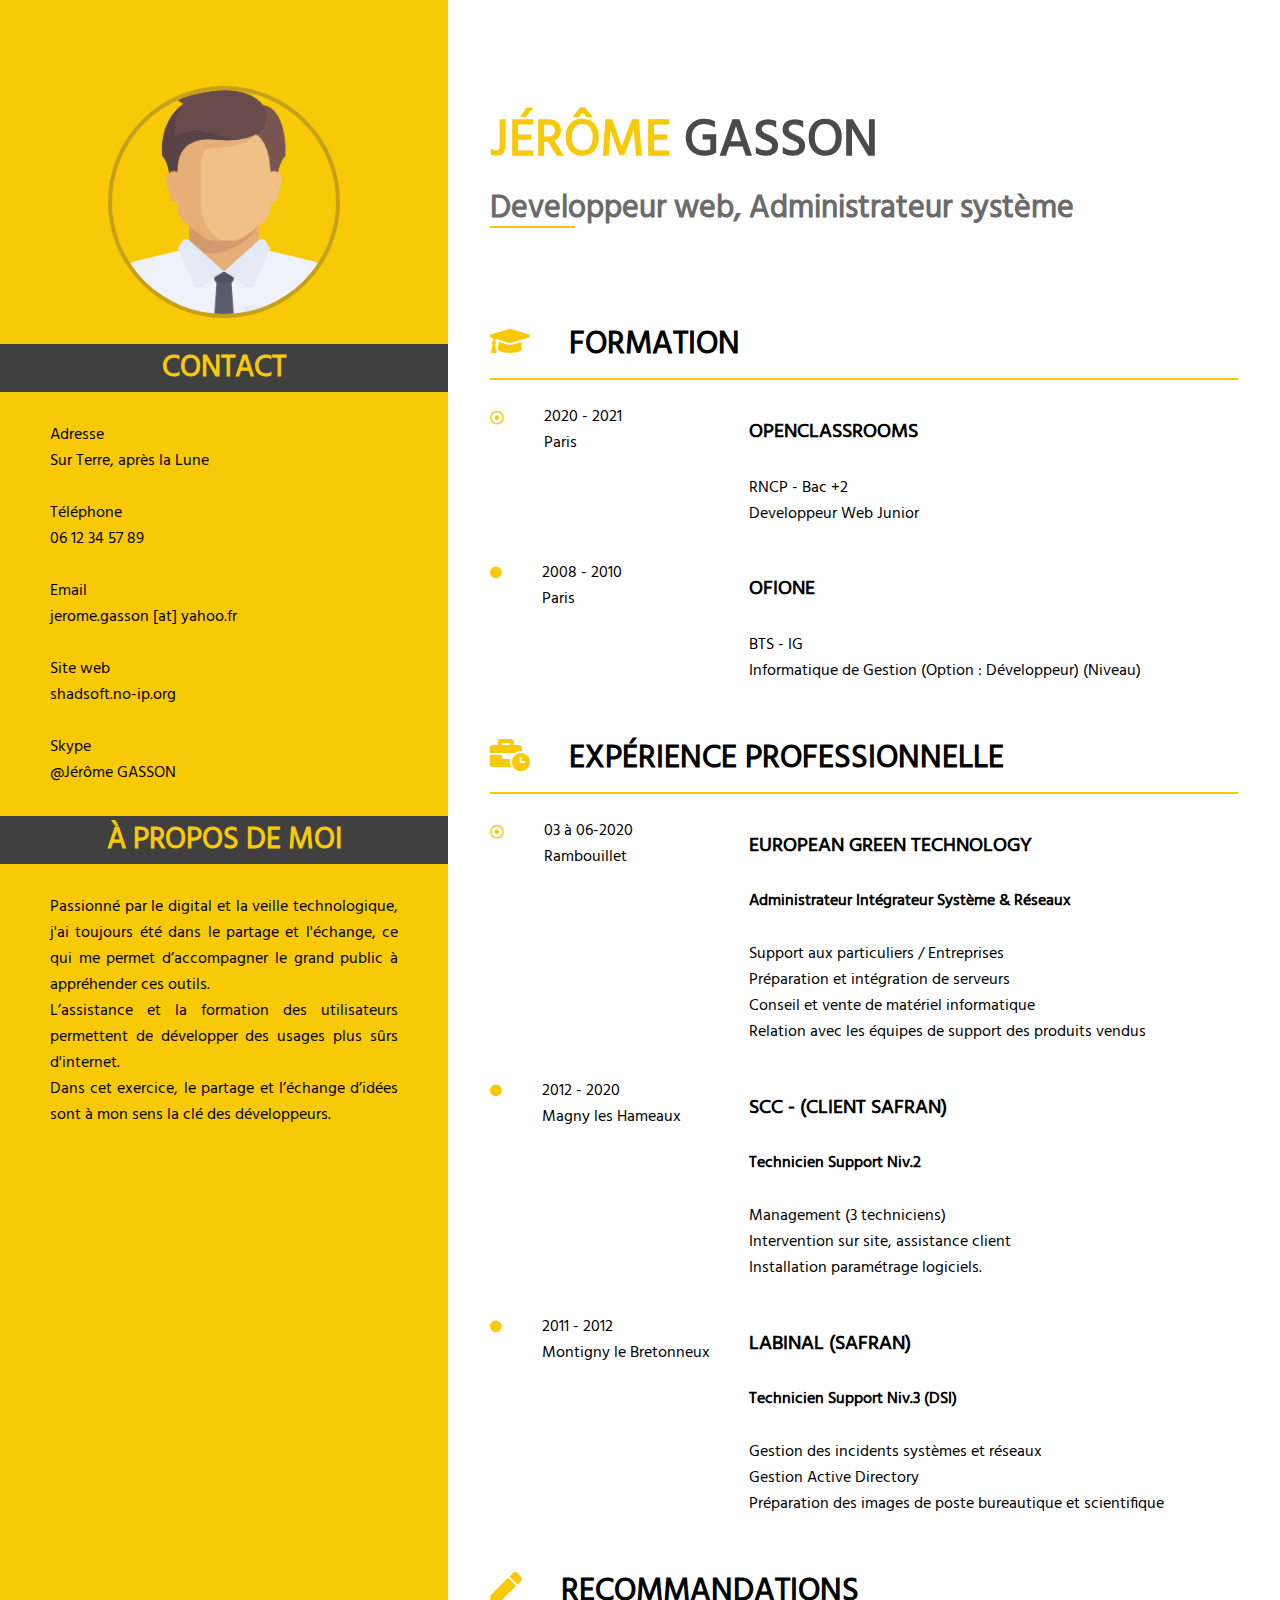
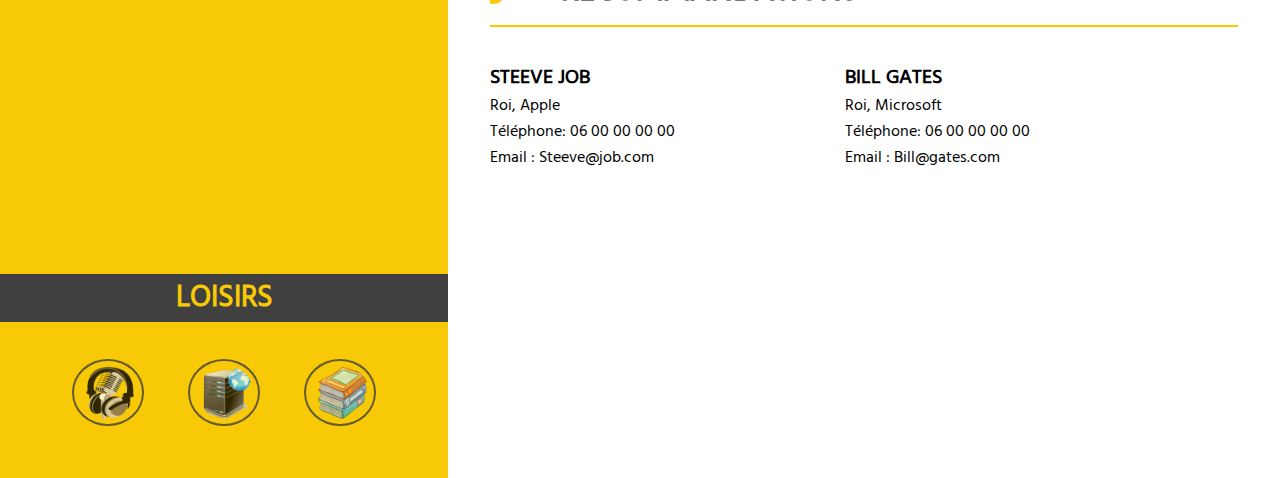
<file: V1.1[RC]/index.html>
<!DOCTYPE html> 																									<!-- Doctype spécifique au HTML5 : https://www.alsacreations.com/article/lire/560-dtd-doctype-html-xhtml-comment-choisir.html -->
<html lang="fr-FR"> 																								<!-- Balise parente / il est conseillé de définir la langue de la page -->
	<head>  																										<!-- Balise enfant -->
		<!-- Balise d'entete Contiens le titre du site, le fichier CSS etc -->
		<title> Mon CV en ligne </title>
		<meta charset='utf-8'/> 																					<!-- Définit le type d'encodage / c'est une balise orpheline -->
		<meta name="viewport" content="width=device-width, initial-scale=1.0"/>										<!-- Initialisation de l'utilisation des Media Queries -->
		<meta name="description" content="Presentation de Jerome Gasson - CV"/> 									<!-- Contiens une description courte du contenue du site [160Car. Max]-->
		<link rel="stylesheet" href="Styles.css"/> 																	<!-- Lien vers le fichier de style CSS externe -->
		<link rel="stylesheet" href="https://cdnjs.cloudflare.com/ajax/libs/font-awesome/5.9.0/css/all.css"/>
	</head>

<body>
	<header>																										<!-- En-tête de page / Element structurant de type block | /!\ Header déplacée en : #PER h1 / h2 -->
<!--		<h1>Jérôme GASSON</h1> 			-->
<!--		<h2>Developpeur Web junior</h2> -->
	</header>
	
	<div class="Flex">
	
		<!-- Début de la colonne de gauche - Photo / Contact / A Propos / Loisirs -->
		
		<div id="Presentation">	
			<section class="MaPhoto">
				<img class ="RoundedImage" src="images/Photo-H.png" alt="Ma Photo"/>
			</section>
		
			<section class="Contact">
				<h3>Contact</h3>
				
				<p>Adresse <br/> Sur Terre, après la Lune </p><br/>
				
				<p>Téléphone <br/> 06 12 34 57 89 </p><br/>
				
				<p>Email <br/> jerome.gasson [at] yahoo.fr </p><br/>

				<p>Site web <br/><a href="http://shadsoft.no-ip.org" target="_blank">shadsoft.no-ip.org</a></p><br/>

				<p>Skype <br/> @Jérôme GASSON</p>
		
			</section>		
	
			<section class="Apropos">
				<h3>à Propos de moi</h3>
					<p> 
						Passionné par le digital et la veille technologique, j'ai toujours été dans le partage et l'échange, ce qui me permet d’accompagner le grand public à appréhender ces outils.<br/>
						L’assistance et la formation des utilisateurs permettent de développer des usages plus sûrs d'internet.<br/>
						Dans cet exercice, le partage et l’échange d’idées sont à mon sens la clé des développeurs.<br/>
					</p>
			</section>
	
			<section class="Loisirs">
				<h3>Loisirs</h3>
				<div class="Loisirs-Align">
					<img class ="RoundedImage-L" src="images/L-Webradio.png" alt="Webradio"/>
					<img class ="RoundedImage-L" src="images/L-Webserv-2.png" alt="Serveur"/>
					<img class ="RoundedImage-L" src="images/L-Books.png" alt="Lecture"/>
				</div>
			</section>	
		</div> 
		<!-- Fin de la colonne de gauche - Photo / Contact / A Propos / Loisirs -->
		
		<div id="PER">
		<h1><span class="NameColor">Jérôme</span> GASSON</h1>
		<h2>Developpeur web, Administrateur système</h2>
			<div class="Deco">
			<hr/>
			</div>
			
			<div id="Formations">
				<div>																												<!-- Element de structuration -->
<!--			<h3><img src="images/H-Diplome.png" alt="[Diplôme]"/>Formation</h3> -->
				<h3><span class="IcoColor"><i class="fas fa-graduation-cap"></i></span><span id="Space"></span> Formation</h3>
				<hr/>
					<section class="Formations"> 																					<!-- Section de mes Formations -->
						
						<div class="Circle-1">
							<i class="far fa-dot-circle"></i>
						</div>
						
						<div class="Left">
							<p> 2020 - 2021 <br/> Paris </p>
						</div>
					
						<div class="Right">
						<h4>OPENCLASSROOMS</h4> 						
							<p>
								RNCP - Bac +2<br/>							
								Developpeur Web Junior 
							<p>
						</div>
						
						<div class="Circle-2">
							<i class="fas fa-circle"></i>
<!--							<svg xmlns="http://www.w3.org/2000/svg" width="16" height="16" viewBox="0 0 24 24"><circle fill="#010101" cx="12" cy="12" r="8"/></svg> -->
						</div>
						
						<div class="Left">
							<p>2008 - 2010 <br/> Paris </p>
						</div>
		
						<div class="Right">
						<h4>Ofione</h4> 						
							<p>
								BTS - IG<br/>							
								Informatique de Gestion (Option : Développeur) (Niveau) 
							<p>
						</div>	
		
					</section>
				</div>
			</div>
		
			<div id="Parcours">
				<div>																																<!-- Element de structuration -->
<!--			<h3><img src="images/H-Parcours.png" alt="[Expériences]"/>Expériences professionnelles</h3> -->
				<h3><span class="IcoColor"><i class="fas fa-business-time"></i></span><span id="Space"></span> Expérience professionnelle</h3>
				<hr/>
					<section class="Exp-Pro"> 																										<!-- Section de mes Exp. Pro -->
						
						<div class="Circle-1">
							<i class="far fa-dot-circle"></i>
						</div>
						
						<div class="Left">
							<p>03 à 06-2020<br/> Rambouillet </p>
						</div>
		
						<div class="Right">
							<h4>European Green Technology</h4> 																						<!-- Entreprise -->
							<h5>Administrateur Intégrateur Système &amp; Réseaux</h5>																<!-- Poste occupé -->					
								<p>
									Support aux particuliers / Entreprises <br/>																	<!-- Liste des activités -->
									Préparation et intégration de serveurs <br/>
									Conseil et vente de matériel informatique <br/>
									Relation avec les équipes de support des produits vendus <br/>
								</p>
						</div>
						
						<div class="Circle-2">
							<i class="fas fa-circle"></i>
						</div>
						
						<div class="Left">
							<p>2012 - 2020 <br/> Magny les Hameaux </p>
						</div>
		
						<div class="Right">
							<h4>SCC - (Client SAFRAN)</h4> 						
							<h5>Technicien Support Niv.2</h5>							
								<p>
									Management (3 techniciens) <br/>
									Intervention sur site, assistance client <br/>
									Installation paramétrage logiciels.
								</p>
						</div>
						
						<div class="Circle-2">
							<i class="fas fa-circle"></i>
						</div>
						
						<div class="Left">
							<p>2011 - 2012 <br/> Montigny le Bretonneux </p>
						</div>
		
						<div class="Right">
							<h4>LABINAL (Safran)</h4> 						
							<h5>Technicien Support Niv.3 (DSI)</h5>							
								<p>
									Gestion des incidents systèmes et réseaux <br/>
									Gestion Active Directory <br/>
									Préparation des images de poste bureautique et scientifique 
								</p>
						</div>
					
					</section>
				</div>
			</div>
			
			<div id="Recommandations">
				<h3><span class="IcoColor"><i class="fas fa-pen"></i></span><span id="Space"></span> Recommandations</h3>
				<hr/>
					<div class="Left-R">
						<h4>Steeve Job</h4> 										
							<p>
								Roi, Apple <br/>
								Téléphone: 06 00 00 00 00 <br/>
								Email : Steeve@job.com 
							</p>
					</div>
		
					<div class="Right-R">
						<h4>Bill Gates</h4> 										
							<p>
								Roi, Microsoft <br/>
								Téléphone: 06 00 00 00 00 <br/>
								Email : Bill@gates.com 
							</p>
					</div>
			</div>
			
		</div>
		
	</div>
	
	<div id="Responsive-Presentation">
				<h3>Loisirs</h3>
				<div class="Responsive-Loisirs-Align">
						<img class ="RoundedImage-L" src="images/L-Webradio.png" alt="Webradio"/>
						<img class ="RoundedImage-L" src="images/L-Webserv-2.png" alt="Serveur"/>
						<img class ="RoundedImage-L" src="images/L-Books.png" alt="Lecture"/>
				</div>
	</div>
	
	<footer>	<!-- Pied de page / Element structurant de type block -->
			<h3>Doc', Il est temps de retrouver la DeLorean, et retrourner au XXIe Siècle ...</h3>
			<p><img src="images/delorean-retour.png" alt="[Doc', Il est temps de retrouver la DeLorean, et retrourner au XXIe Siècle ...]"/></p>
	</footer>
	
</body>
</file>
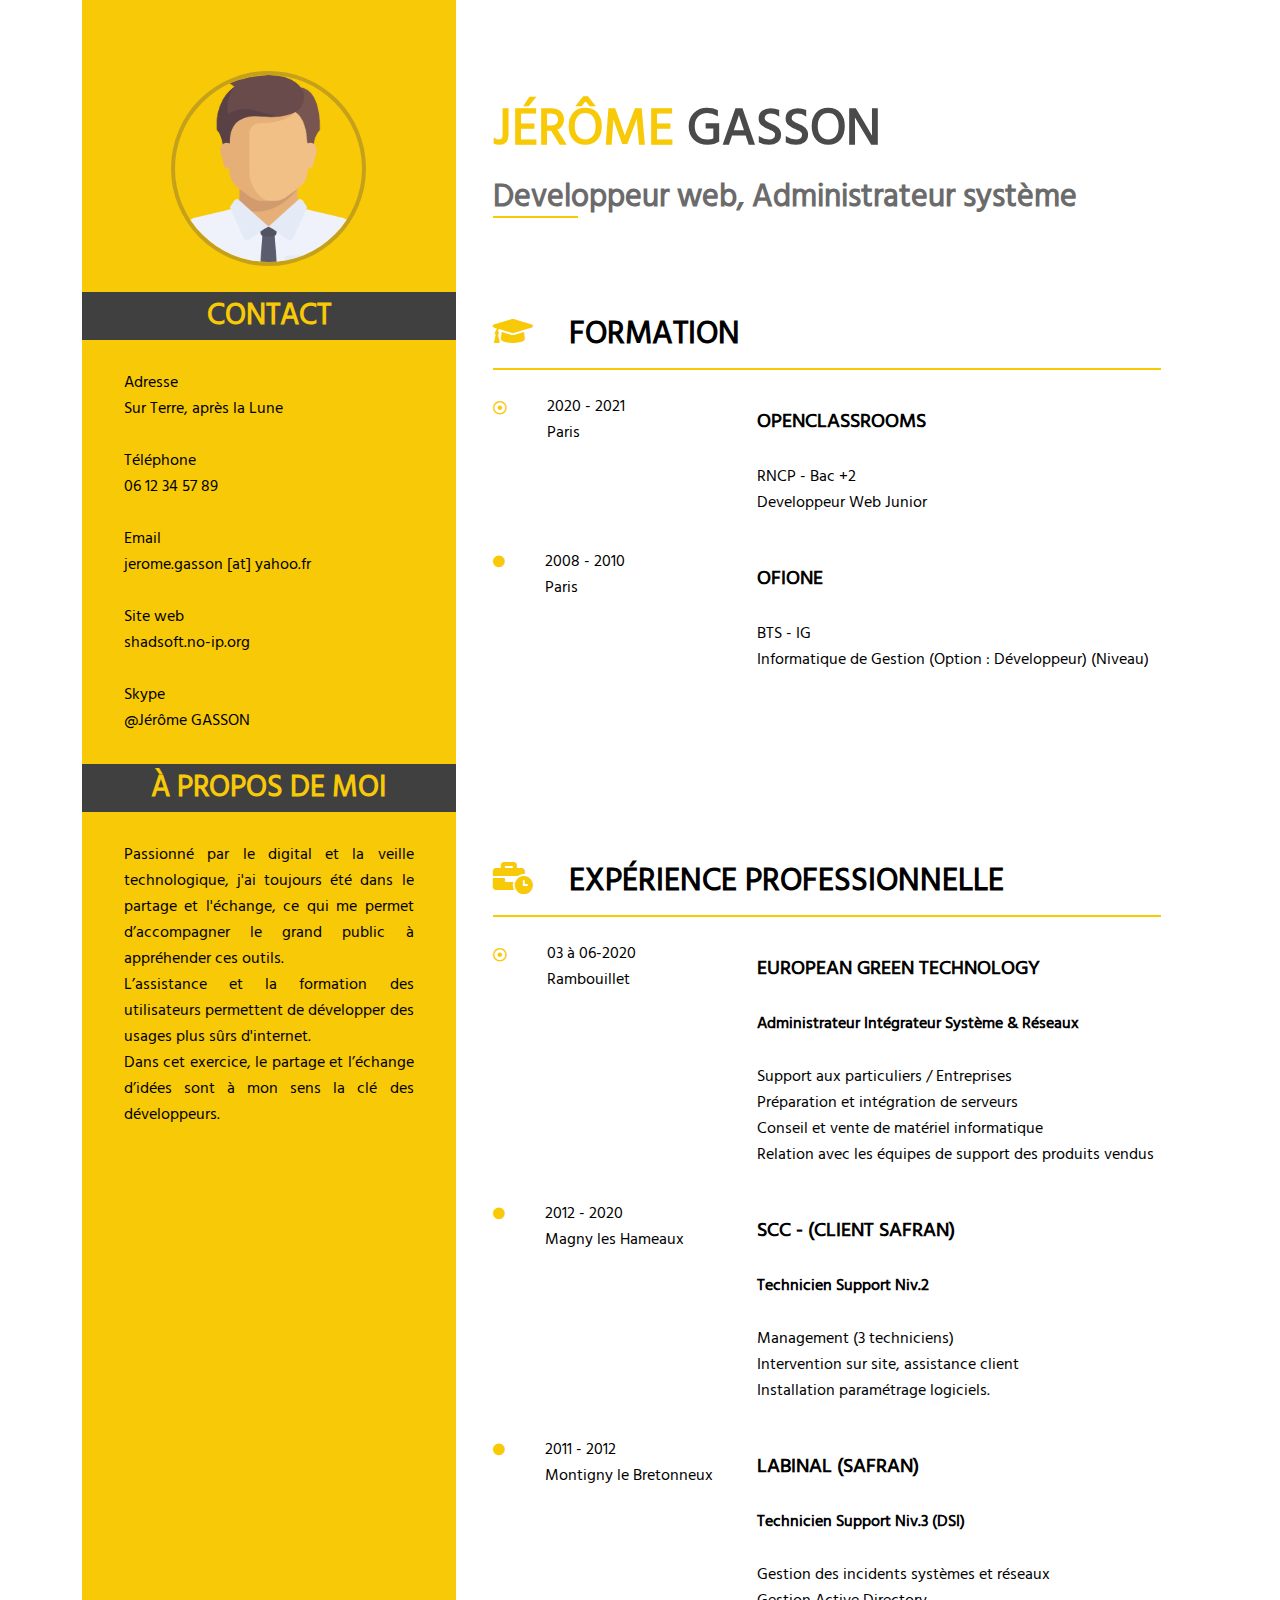
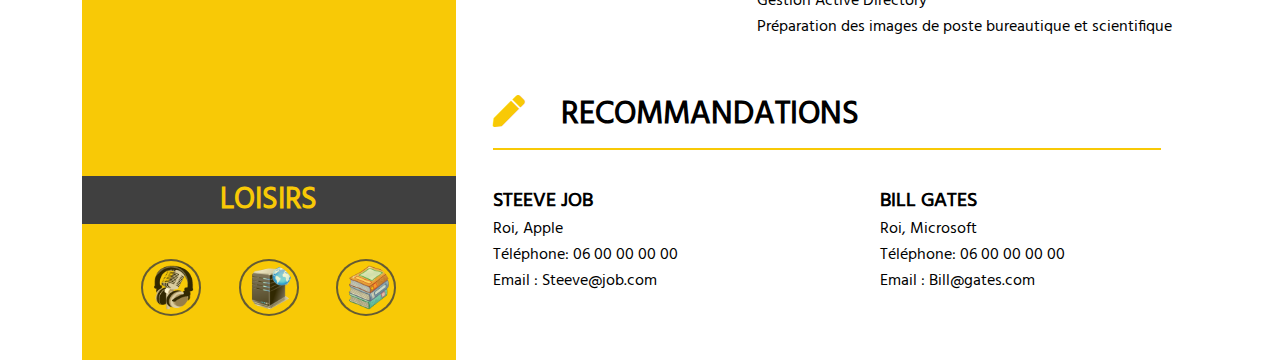
<file: V1.2/index.html>
<!DOCTYPE html> 																									<!-- Doctype spécifique au HTML5 : https://www.alsacreations.com/article/lire/560-dtd-doctype-html-xhtml-comment-choisir.html -->
<html lang="fr-FR"> 																								<!-- Balise parente / il est conseillé de définir la langue de la page -->
	<head>  																										<!-- Balise enfant -->
		<!-- Balise d'entete Contiens le titre du site, le fichier CSS etc -->
		<title> Mon CV en ligne </title>
		<meta charset='utf-8'/> 																					<!-- Définit le type d'encodage / c'est une balise orpheline -->
		<meta name="viewport" content="width=device-width, initial-scale=1.0"/>										<!-- Initialisation de l'utilisation des Media Queries -->
		<meta name="description" content="Presentation de Jerome Gasson - CV"/> 									<!-- Contiens une description courte du contenue du site [160Car. Max]-->
		<link rel="stylesheet" href="Styles.css"/> 																	<!-- Lien vers le fichier de style CSS externe -->
		<link rel="stylesheet" href="https://cdnjs.cloudflare.com/ajax/libs/font-awesome/5.9.0/css/all.css"/>
	</head>

<body>
	<header>																										<!-- En-tête de page / Element structurant de type block | /!\ Header déplacée en : #PER h1 / h2 -->
<!--		<h1>Jérôme GASSON</h1> 			-->
<!--		<h2>Developpeur Web junior</h2> -->
	</header>
	
	<div class="Flex">
	
		<!-- Début de la colonne de gauche - Photo / Contact / A Propos / Loisirs -->
		
		<div id="Presentation">	
			<section class="MaPhoto">
				<img class ="RoundedImage" src="images/Photo-H.png" alt="Ma Photo"/>
			</section>
		
			<section class="Contact">
				<h3>Contact</h3>
				
				<p>Adresse <br/> Sur Terre, après la Lune </p><br/>
				
				<p>Téléphone <br/> 06 12 34 57 89 </p><br/>
				
				<p>Email <br/> jerome.gasson [at] yahoo.fr </p><br/>

				<p>Site web <br/><a href="http://shadsoft.no-ip.org" target="_blank">shadsoft.no-ip.org</a></p><br/>

				<p>Skype <br/> @Jérôme GASSON</p>
		
			</section>		
	
			<section class="Apropos">
				<h3>à Propos de moi</h3>
					<p> 
						Passionné par le digital et la veille technologique, j'ai toujours été dans le partage et l'échange, ce qui me permet d’accompagner le grand public à appréhender ces outils.<br/>
						L’assistance et la formation des utilisateurs permettent de développer des usages plus sûrs d'internet.<br/>
						Dans cet exercice, le partage et l’échange d’idées sont à mon sens la clé des développeurs.<br/>
					</p>
			</section>
	
			<section class="Loisirs">
				<h3>Loisirs</h3>
				<div class="Loisirs-Align">
					<img class ="RoundedImage-L" src="images/L-Webradio.png" alt="Webradio"/>
					<img class ="RoundedImage-L" src="images/L-Webserv-2.png" alt="Serveur"/>
					<img class ="RoundedImage-L" src="images/L-Books.png" alt="Lecture"/>
				</div>
			</section>	
		</div> 
		<!-- Fin de la colonne de gauche - Photo / Contact / A Propos / Loisirs -->
		
		<div id="PER">
		<h1><span class="NameColor">Jérôme</span> GASSON</h1>
		<h2>Developpeur web, Administrateur système</h2>
			<div class="Deco">
			<hr/>
			</div>
			
			<div class="Space-F">
			</div>
			
			<div id="Formations">
				<div>																												<!-- Element de structuration -->
<!--			<h3><img src="images/H-Diplome.png" alt="[Diplôme]"/>Formation</h3> -->
				<h3><span class="IcoColor"><i class="fas fa-graduation-cap"></i></span><span id="Space"></span> Formation</h3>
				<hr/>
					<section class="Formations"> 																					<!-- Section de mes Formations -->
						
						<div class="Circle-1">
							<i class="far fa-dot-circle"></i>
						</div>
						
						<div class="Left">
							<p> 2020 - 2021 <br/> Paris </p>
						</div>
					
						<div class="Right">
						<h4>OPENCLASSROOMS</h4> 						
							<p>
								RNCP - Bac +2<br/>							
								Developpeur Web Junior 
							<p>
						</div>
						
						<div class="Circle-2">
							<i class="fas fa-circle"></i>
<!--							<svg xmlns="http://www.w3.org/2000/svg" width="16" height="16" viewBox="0 0 24 24"><circle fill="#010101" cx="12" cy="12" r="8"/></svg> -->
						</div>
						
						<div class="Left">
							<p>2008 - 2010 <br/> Paris </p>
						</div>
		
						<div class="Right">
						<h4>Ofione</h4> 						
							<p>
								BTS - IG<br/>							
								Informatique de Gestion (Option : Développeur) (Niveau) 
							<p>
						</div>	
		
					</section>
				</div>
			</div>
			
			<div class="Space-P">
			</div>
			
			<div id="Parcours">
				<div>																																<!-- Element de structuration -->
<!--			<h3><img src="images/H-Parcours.png" alt="[Expériences]"/>Expériences professionnelles</h3> -->
				<h3><span class="IcoColor"><i class="fas fa-business-time"></i></span><span id="Space"></span> Expérience professionnelle</h3>
				<hr/>
					<section class="Exp-Pro"> 																										<!-- Section de mes Exp. Pro -->
						
						<div class="Circle-1">
							<i class="far fa-dot-circle"></i>
						</div>
						
						<div class="Left">
							<p>03 à 06-2020<br/> Rambouillet </p>
						</div>
		
						<div class="Right">
							<h4>European Green Technology</h4> 																						<!-- Entreprise -->
							<h5>Administrateur Intégrateur Système &amp; Réseaux</h5>																<!-- Poste occupé -->					
								<p>
									Support aux particuliers / Entreprises <br/>																	<!-- Liste des activités -->
									Préparation et intégration de serveurs <br/>
									Conseil et vente de matériel informatique <br/>
									Relation avec les équipes de support des produits vendus <br/>
								</p>
						</div>
						
						<div class="Circle-2">
							<i class="fas fa-circle"></i>
						</div>
						
						<div class="Left">
							<p>2012 - 2020 <br/> Magny les Hameaux </p>
						</div>
		
						<div class="Right">
							<h4>SCC - (Client SAFRAN)</h4> 						
							<h5>Technicien Support Niv.2</h5>							
								<p>
									Management (3 techniciens) <br/>
									Intervention sur site, assistance client <br/>
									Installation paramétrage logiciels.
								</p>
						</div>
						
						<div class="Circle-2">
							<i class="fas fa-circle"></i>
						</div>
						
						<div class="Left">
							<p>2011 - 2012 <br/> Montigny le Bretonneux </p>
						</div>
		
						<div class="Right">
							<h4>LABINAL (Safran)</h4> 						
							<h5>Technicien Support Niv.3 (DSI)</h5>							
								<p>
									Gestion des incidents systèmes et réseaux <br/>
									Gestion Active Directory <br/>
									Préparation des images de poste bureautique et scientifique 
								</p>
						</div>
					
					</section>
				</div>
			</div>
			
			<div class="Space-R">
			</div>
			
			<div id="Recommandations">
				<h3><span class="IcoColor"><i class="fas fa-pen"></i></span><span id="Space"></span> Recommandations</h3>
				<hr/>
					<div class="Left-R">
						<h4>Steeve Job</h4> 										
							<p>
								Roi, Apple <br/>
								Téléphone: 06 00 00 00 00 <br/>
								Email : Steeve@job.com 
							</p>
					</div>
		
					<div class="Right-R">
						<h4>Bill Gates</h4> 										
							<p>
								Roi, Microsoft <br/>
								Téléphone: 06 00 00 00 00 <br/>
								Email : Bill@gates.com 
							</p>
					</div>
			</div>
			
			<div id="Responsive-Presentation">
				<h3>Loisirs</h3>
				<div class="Responsive-Loisirs-Align">
						<img class ="RoundedImage-L" src="images/L-Webradio.png" alt="Webradio"/>
						<img class ="RoundedImage-L" src="images/L-Webserv-2.png" alt="Serveur"/>
						<img class ="RoundedImage-L" src="images/L-Books.png" alt="Lecture"/>
				</div>
			</div>
			
		</div>
		
	</div>
	
	
	
	<footer>	<!-- Pied de page / Element structurant de type block -->
			<h3>Doc', Il est temps de retrouver la DeLorean, et retrourner au XXIe Siècle ...</h3>
			<p><img src="images/delorean-retour.png" alt="[Doc', Il est temps de retrouver la DeLorean, et retrourner au XXIe Siècle ...]"/></p>
	</footer>
	
</body>
</file>
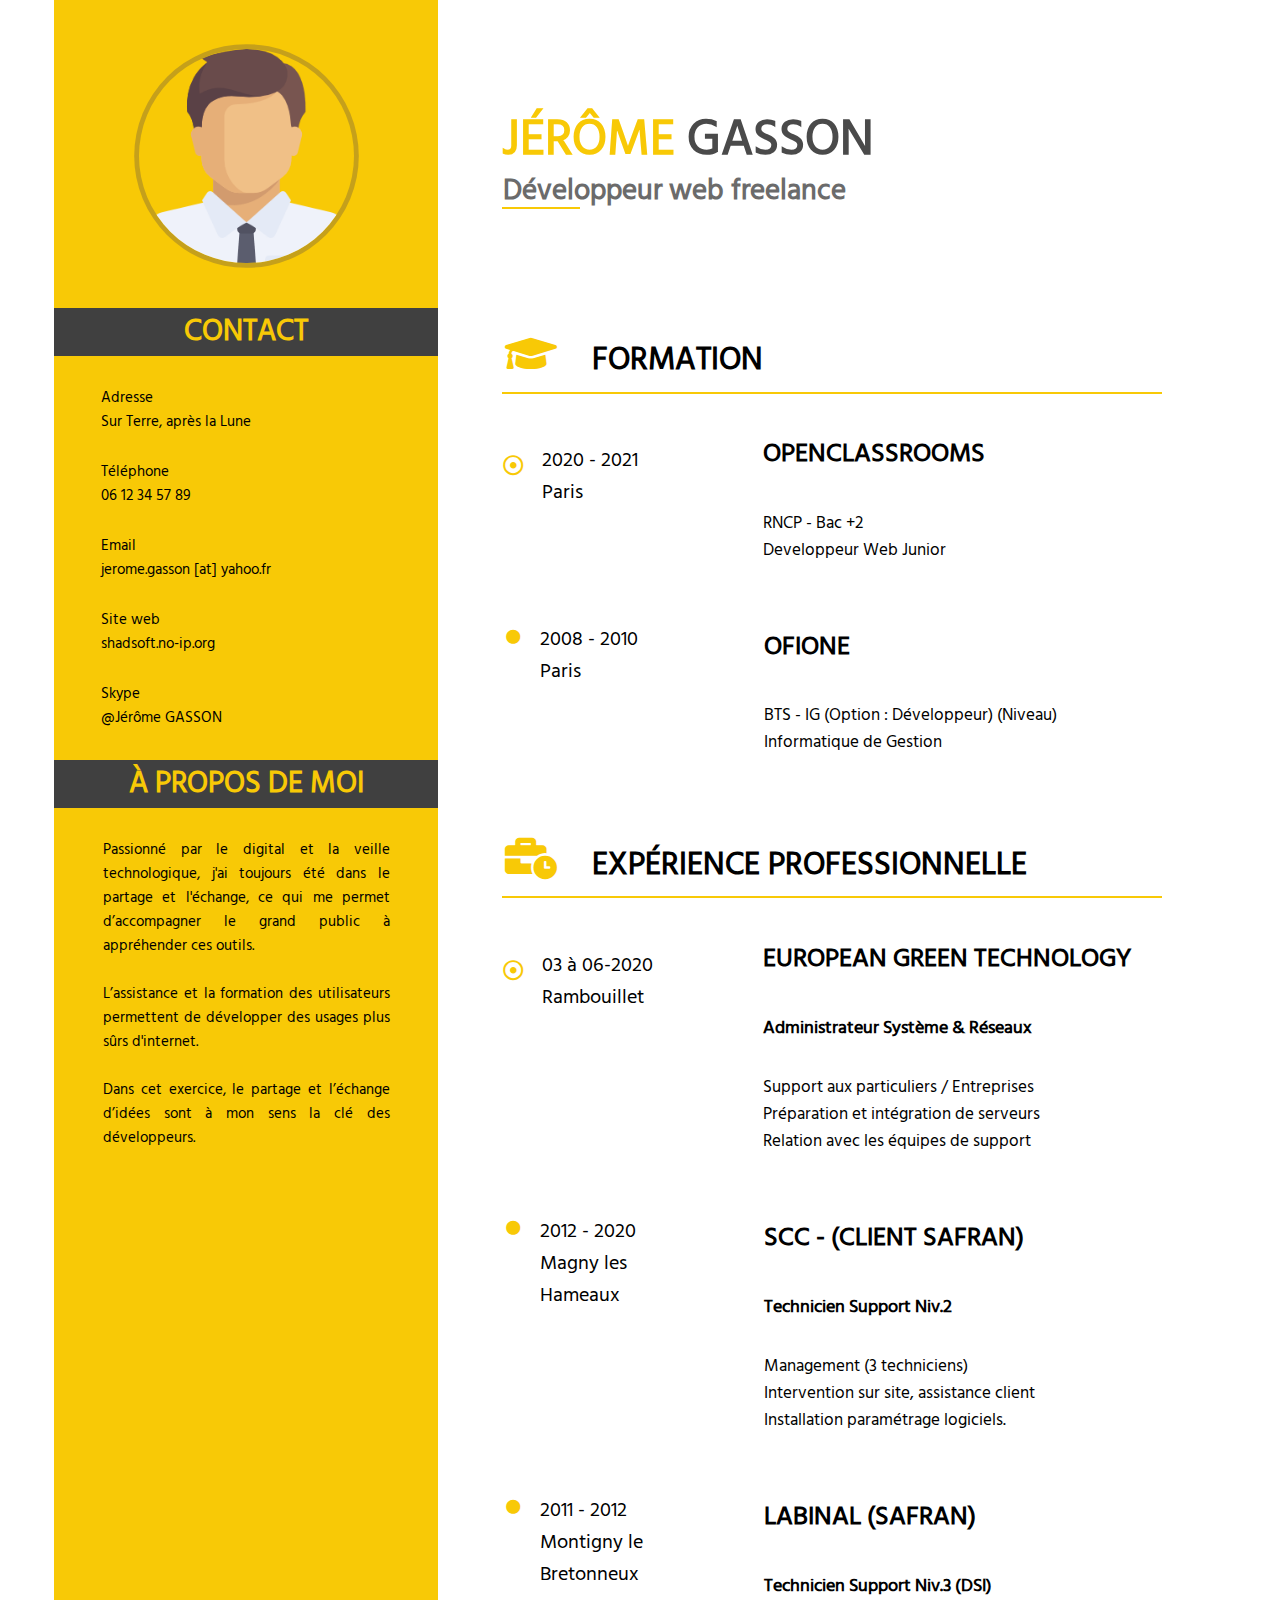
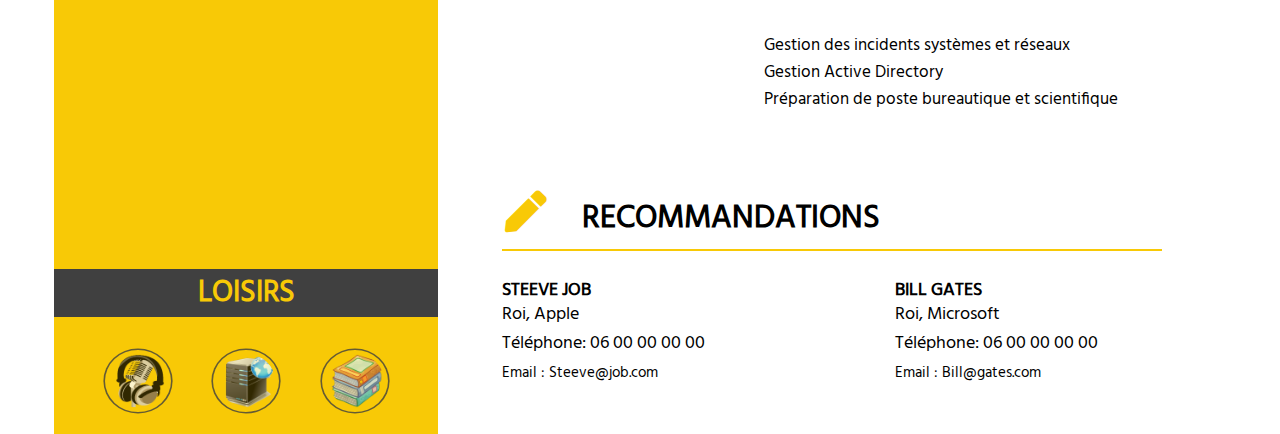
<file: V1.3[RC2]/index.html>
<!DOCTYPE html> 																									<!-- Doctype spécifique au HTML5 : https://www.alsacreations.com/article/lire/560-dtd-doctype-html-xhtml-comment-choisir.html -->
<html lang="fr-FR"> 																								<!-- Balise parente / il est conseillé de définir la langue de la page -->
	<head>  																										<!-- Balise enfant -->
		<!-- Balise d'entete Contiens le titre du site, le fichier CSS etc -->
		<title> Mon CV en ligne </title>
		<meta charset='utf-8'/> 																					<!-- Définit le type d'encodage / c'est une balise orpheline -->
		<meta name="viewport" content="width=device-width, initial-scale=1.0"/>										<!-- Initialisation de l'utilisation des Media Queries -->
		<meta name="description" content="Presentation de Jerome Gasson - CV"/> 									<!-- Contiens une description courte du contenue du site [160Car. Max]-->
		<link rel="stylesheet" href="Styles.css"/> 																	<!-- Lien vers le fichier de style CSS externe -->
		<link rel="stylesheet" href="https://cdnjs.cloudflare.com/ajax/libs/font-awesome/5.9.0/css/all.css"/>
	</head>

<body>
	<header>																										<!-- En-tête de page / Element structurant de type block | /!\ Header déplacée en : #PER h1 / h2 -->
<!--		<h1>Jérôme GASSON</h1> 			-->
<!--		<h2>Developpeur Web junior</h2> -->
	</header>
	
	<div class="Flex">
	
		<!-- Début de la colonne de gauche - Photo / Contact / A Propos / Loisirs -->
		
		<div id="Presentation">	
			<div class="MaPhoto">
				<img class ="RoundedImage" src="images/Photo-H.png" alt="Ma Photo"/>
			</div>
		
			<section class="Contact">
				<h3>Contact</h3>
				
				<p>Adresse <br/> Sur Terre, après la Lune </p><br/>
				
				<p>Téléphone <br/> 06 12 34 57 89 </p><br/>
				
				<p>Email <br/> jerome.gasson [at] yahoo.fr </p><br/>

				<p>Site web <br/><a href="http://shadsoft.no-ip.org" target="_blank">shadsoft.no-ip.org</a></p><br/>

				<p>Skype <br/> @Jérôme GASSON</p>
		
			</section>		
	
			<section class="Apropos">
				<h3>à Propos de moi</h3>
					<p> 
						Passionné par le digital et la veille technologique, j'ai toujours été dans le partage et l'échange, ce qui me permet d’accompagner le grand public à appréhender ces outils.<br/><br/>
						L’assistance et la formation des utilisateurs permettent de développer des usages plus sûrs d'internet.<br/><br/>
						Dans cet exercice, le partage et l’échange d’idées sont à mon sens la clé des développeurs.<br/>
					</p>
			</section>
	
			<section class="Loisirs">
				<h3>Loisirs</h3>
				<div class="Loisirs-Align">
					<img class ="RoundedImage-L" src="images/L-Webradio.png" alt="Webradio"/>
					<img class ="RoundedImage-L" src="images/L-Webserv-2.png" alt="Serveur"/>
					<img class ="RoundedImage-L" src="images/L-Books.png" alt="Lecture"/>
				</div>
			</section>	
		</div> 
		<!-- Fin de la colonne de gauche - Photo / Contact / A Propos / Loisirs -->
		
		<div id="PER">
			<section class="Header">
			<h1><span class="NameColor">Jérôme</span> GASSON</h1>
			<h2>Développeur web freelance</h2>
				<div class="Deco">
				<hr/>
				</div>
			</section>
				
				<div id="Formations">
					<div>																												<!-- Element de structuration -->
	<!--			<h3><img src="images/H-Diplome.png" alt="[Diplôme]"/>Formation</h3> -->
					<h3><span class="IcoColor"><i class="fas fa-graduation-cap"></i></span><span class="Space"></span> Formation</h3>
					<hr/>
						<section class="Formations"> 																					<!-- Section de mes Formations -->
							
							<div class="Circle-1">
								<i class="far fa-dot-circle"></i>
							</div>
							
							<div class="Left-C1">
								<p> 2020 - 2021 <br/> Paris </p>
							</div>
						
							<div class="Right-C1">
							<h4>OPENCLASSROOMS</h4> 						
								<p>
									RNCP - Bac +2<br/>							
									Developpeur Web Junior 
								<p>
							</div>
							
							<div class="Circle-2">
								<i class="fas fa-circle"></i>
	<!--							<svg xmlns="http://www.w3.org/2000/svg" width="16" height="16" viewBox="0 0 24 24"><circle fill="#010101" cx="12" cy="12" r="8"/></svg> -->
							</div>
							
							<div class="Left-C2">
								<p>2008 - 2010 <br/> Paris </p>
							</div>
			
							<div class="Right-C2">
							<h4>Ofione</h4> 						
								<p>
									BTS - IG (Option : Développeur) (Niveau)<br/>							
									Informatique de Gestion
								<p>
							</div>
							
						</section>
						
					</div>
					
				</div>
			
				<div id="Parcours">
					<div>																																<!-- Element de structuration -->
	<!--			<h3><img src="images/H-Parcours.png" alt="[Expériences]"/>Expériences professionnelles</h3> -->
					<h3><span class="IcoColor"><i class="fas fa-business-time"></i></span><span class="Space"></span> Expérience professionnelle</h3>
					<hr/>
						<section class="Exp-Pro"> 																										<!-- Section de mes Exp. Pro -->
							
							<div class="Circle-1">
								<i class="far fa-dot-circle"></i>
							</div>
							
							<div class="Left-C1">
								<p>03 à 06-2020<br/> Rambouillet </p>
							</div>
			
							<div class="Right-C1">
								<h4>European Green Technology</h4> 																						<!-- Entreprise -->
								<h5>Administrateur Système &amp; Réseaux</h5>																<!-- Poste occupé -->					
									<p>
										Support aux particuliers / Entreprises <br/>																	<!-- Liste des activités -->
										Préparation et intégration de serveurs <br/>
										Relation avec les équipes de support <br/>
									</p>
							</div>
							
							<div class="Circle-2">
								<i class="fas fa-circle"></i>
							</div>
							
							<div class="Left-C2">
								<p>2012 - 2020 <br/> Magny les Hameaux </p>
							</div>
			
							<div class="Right-C2">
								<h4>SCC - (Client SAFRAN)</h4> 						
								<h5>Technicien Support Niv.2</h5>							
									<p>
										Management (3 techniciens) <br/>
										Intervention sur site, assistance client <br/>
										Installation paramétrage logiciels.
									</p>
							</div>
							
							<div class="Circle-2">
								<i class="fas fa-circle"></i>
							</div>
							
							<div class="Left-C2">
								<p>2011 - 2012 <br/> Montigny le Bretonneux </p>
							</div>
			
							<div class="Right-C2">
								<h4>LABINAL (Safran)</h4> 						
								<h5>Technicien Support Niv.3 (DSI)</h5>							
									<p>
										Gestion des incidents systèmes et réseaux <br/>
										Gestion Active Directory <br/>
										Préparation de poste bureautique et scientifique 
									</p>
							</div>
						
						</section>
					</div>
				</div>
				
				<div id="Recommandations">
					<h3><span class="IcoColor"><i class="fas fa-pen"></i></span><span class="Space"></span> Recommandations</h3>
					<hr/>
						<section class="Recommandations">
							<div class="Left-R">
								<h4>Steeve Job</h4> 										
									<p>
										Roi, Apple <br/>
										Téléphone: 06 00 00 00 00 <br/>
										<span class="Mail">Email : Steeve@job.com</span>
									</p>
							</div>
				
							<div class="Right-R">
								<h4>Bill Gates</h4> 										
									<p>
										Roi, Microsoft <br/>
										Téléphone: 06 00 00 00 00 <br/>
										<span class="Mail">Email : Bill@gates.com</span>
									</p>
							</div>
						</section>
				</div>
			
		</div>
			
		<div id="Responsive-Presentation">
				<h3>Loisirs</h3>
				<div class="Responsive-Loisirs-Align">
						<img class ="RoundedImage-L" src="images/L-Webradio.png" alt="Webradio"/>
						<img class ="RoundedImage-L" src="images/L-Webserv-2.png" alt="Serveur"/>
						<img class ="RoundedImage-L" src="images/L-Books.png" alt="Lecture"/>
				</div>
		</div>
		
	</div>
	
	
	<footer>	<!-- Pied de page / Element structurant de type block -->
			<h3>Doc', Il est temps de retrouver la DeLorean, et retrourner au XXIe Siècle ...</h3>
			<p><img src="images/delorean-retour.png" alt="[Doc', Il est temps de retrouver la DeLorean, et retrourner au XXIe Siècle ...]"/></p>
	</footer>
	
</body>
</file>
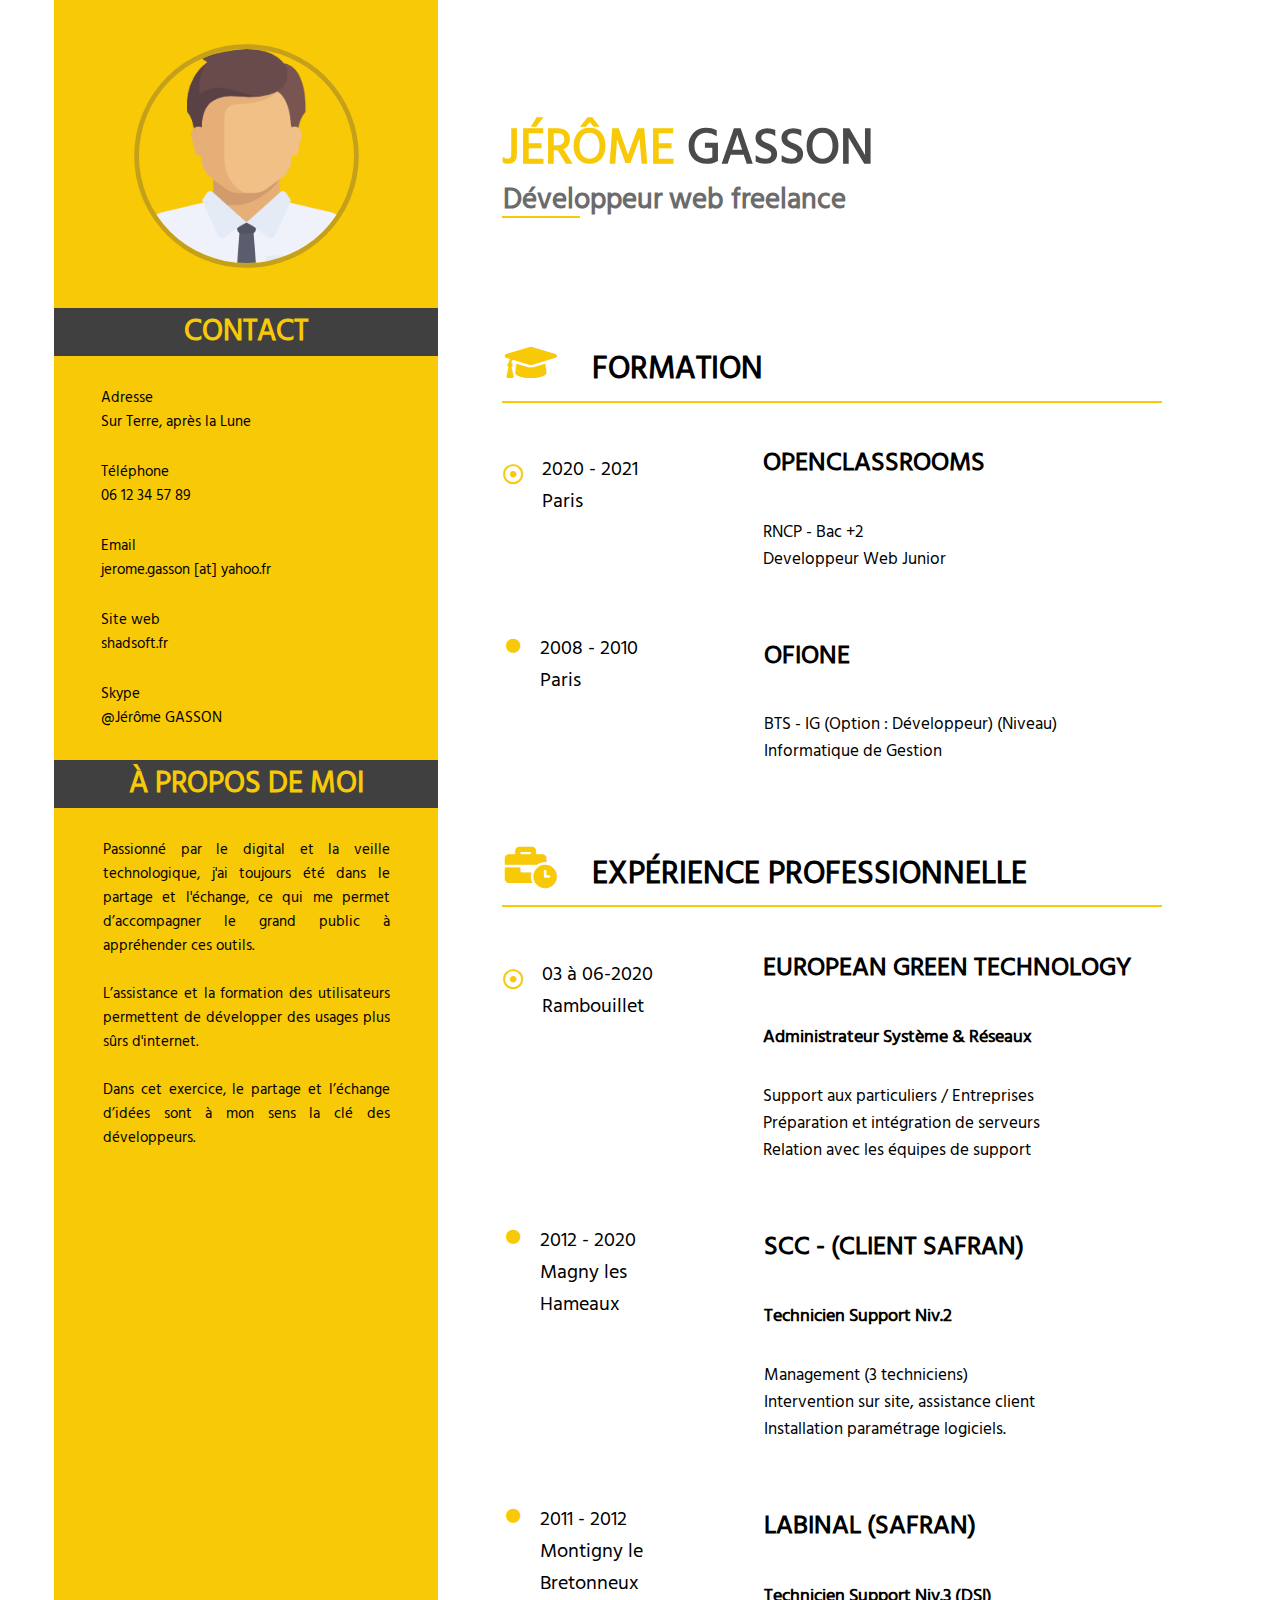
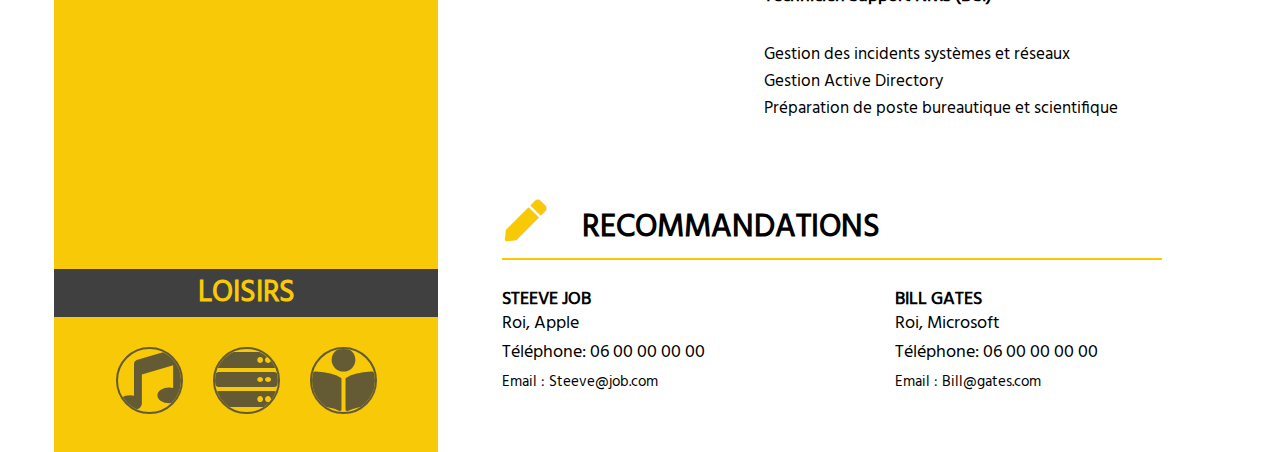
<file: V1.4/index.html>
<!DOCTYPE html> 																									
<html lang="fr-FR">

	<head>  																										
		<!-- Balise d'entete Contiens le titre du site, le fichier CSS etc -->
		<title> Mon CV en ligne </title>
		<meta charset='utf-8'/> 																					
		<meta name="viewport" content="width=device-width, initial-scale=1.0"/>										
		<meta name="description" content="Presentation de Jerome Gasson - CV"/> 									
		<link rel="stylesheet" href="Styles.css"/> 																	
		<link rel="stylesheet" href="https://cdnjs.cloudflare.com/ajax/libs/font-awesome/5.9.0/css/all.css"/>
	</head>

	<body>

		<div class="Flex">
		
			<!-- Début de la colonne de gauche - Photo / Contact / A Propos / Loisirs -->
			
			<div id="Presentation">

				<div class="MaPhoto">
					<img class ="RoundedImage" src="images/Photo-H.png" alt="Ma Photo"/>
				</div>
			
				<section class="Contact">

					<h3>Contact</h3>
					
					<p>Adresse <br/> Sur Terre, après la Lune </p><br/>
					
					<p>Téléphone <br/> 06 12 34 57 89 </p><br/>
					
					<p>Email <br/> jerome.gasson [at] yahoo.fr </p><br/>

					<p>Site web <br/><a href="https://shadsoft.fr" target="_blank">shadsoft.fr</a></p><br/>

					<p>Skype <br/> @Jérôme GASSON</p>
			
				</section>		
		
				<section class="Apropos">

					<h3>à Propos de moi</h3>
					<p> 
						Passionné par le digital et la veille technologique, j'ai toujours été dans le partage et l'échange, ce qui me permet d’accompagner le grand public à appréhender ces outils.<br/><br/>
						L’assistance et la formation des utilisateurs permettent de développer des usages plus sûrs d'internet.<br/><br/>
						Dans cet exercice, le partage et l’échange d’idées sont à mon sens la clé des développeurs.<br/>
					</p>

				</section>
		
				<section class="Loisirs">

					<h3>Loisirs</h3>
					<div class="Flex2">
						<i class="fas fa-music"></i>
						<i class="fas fa-server"></i>
						<i class="fas fa-book-reader"></i>
					</div>

				</section>
				
			</div> 
			<!-- Fin de la colonne de gauche - Photo / Contact / A Propos / Loisirs -->
			
			<div id="PER">

				<header class="Header">

					<h1><span class="NameColor">Jérôme</span> GASSON</h1>
					<h2>Développeur web freelance</h2>
					
					<div class="Deco">
						<hr/>
					</div>

				</header>
					
				<div id="Formations">

					<h3><span class="IcoColor"><i class="fas fa-graduation-cap"></i></span><span class="Space"></span> Formation</h3>
					<hr/>

					<section class="Formations"> 																					<!-- Section de mes Formations -->
							
						<div class="Circle-1">
							<i class="far fa-dot-circle"></i>
						</div>
					
						<div class="Left-C1">
							<p> 2020 - 2021 <br/> Paris </p>
						</div>
						
						<div class="Right-C1">
							<h4>OPENCLASSROOMS</h4> 						
							<p>
								RNCP - Bac +2<br/>							
								Developpeur Web Junior 
							<p>
						</div>
							
						<div class="Circle-2">
							<i class="fas fa-circle"></i>
						</div>
								
						<div class="Left-C2">
							<p>2008 - 2010 <br/> Paris </p>
						</div>
				
						<div class="Right-C2">
							<h4>Ofione</h4> 						
							<p>
								BTS - IG (Option : Développeur) (Niveau)<br/>							
								Informatique de Gestion
							<p>
						</div>
								
					</section>

				</div>
				
				<div id="Parcours">

					<h3><span class="IcoColor"><i class="fas fa-business-time"></i></span><span class="Space"></span> Expérience professionnelle</h3>
					<hr/>

					<section class="Exp-Pro"> 																										<!-- Section de mes Exp. Pro -->
					
						<div class="Circle-1">
							<i class="far fa-dot-circle"></i>
						</div>
							
						<div class="Left-C1">
							<p>03 à 06-2020<br/> Rambouillet </p>
						</div>
				
						<div class="Right-C1">
							<h4>European Green Technology</h4> 																						<!-- Entreprise -->
							<h5>Administrateur Système &amp; Réseaux</h5>																			<!-- Poste occupé -->					
							<p>
								Support aux particuliers / Entreprises <br/>																	<!-- Liste des activités -->
								Préparation et intégration de serveurs <br/>
								Relation avec les équipes de support <br/>
							</p>
						</div>
								
						<div class="Circle-2">
							<i class="fas fa-circle"></i>
						</div>
								
						<div class="Left-C2">
							<p>2012 - 2020 <br/> Magny les Hameaux </p>
						</div>
				
						<div class="Right-C2">
							<h4>SCC - (Client SAFRAN)</h4> 						
							<h5>Technicien Support Niv.2</h5>							
							<p>
								Management (3 techniciens) <br/>
								Intervention sur site, assistance client <br/>
								Installation paramétrage logiciels.
							</p>
						</div>
								
						<div class="Circle-2">
							<i class="fas fa-circle"></i>
						</div>
							
						<div class="Left-C2">
							<p>2011 - 2012 <br/> Montigny le Bretonneux </p>
						</div>
				
						<div class="Right-C2">
							<h4>LABINAL (Safran)</h4> 						
							<h5>Technicien Support Niv.3 (DSI)</h5>							
							<p>
								Gestion des incidents systèmes et réseaux <br/>
								Gestion Active Directory <br/>
								Préparation de poste bureautique et scientifique 
							</p>
						</div>
						
					</section>

				</div>
					
				<div id="Recommandations">

					<h3><span class="IcoColor"><i class="fas fa-pen"></i></span><span class="Space"></span> Recommandations</h3>
					<hr/>

					<section class="Recommandations">

						<div class="Left-R">
							<h4>Steeve Job</h4> 										
							<p>
								Roi, Apple <br/>
								Téléphone: 06 00 00 00 00 <br/>
								<span class="Mail">Email : Steeve@job.com</span>
							</p>
						</div>
				
						<div class="Right-R">
							<h4>Bill Gates</h4> 										
							<p>
								Roi, Microsoft <br/>
								Téléphone: 06 00 00 00 00 <br/>
								<span class="Mail">Email : Bill@gates.com</span>
							</p>
						</div>

					</section>

				</div>
				
			</div>
				
			<div id="Responsive-Presentation">

				<h3>Loisirs</h3>

				<div class="Responsive-Loisirs-Align">
					<div class="Flex2">
						<i class="fas fa-music"></i>
						<i class="fas fa-server"></i>
						<i class="fas fa-book-reader"></i>
					</div>
				</div>

			</div>
			
		</div>
		
		
		<footer>	<!-- Pied de page / Element structurant de type block -->
			<h3>Doc', Il est temps de retrouver la DeLorean, et retrourner au XXIe Siècle ...</h3>
			<p><img src="images/delorean-retour.png" alt="[Doc', Il est temps de retrouver la DeLorean, et retrourner au XXIe Siècle ...]"/></p>
		</footer>
		
	</body>
	
</html>
</file>
<file: V0.5b/Styles.css>
/* Mise en page */

body
{
	font-family:arial;
	/* RESET*/
	margin:0; 
	padding:0;
}

/* header
{
	background-image:url("images/Fond-Code.png");
	background-repeat:no-repeat;
	background-color:#2196F3; /* Bleu ciel*/
	
/*	text-align:center;
	text-shadow:0px 3px black;
	
	color:#cecece;

	padding:1%;
} */

/* Conteneur */
.Flex
{
	display:flex;
	justify-content:center;
	flex-wrap:wrap;
/*	border:1px solid black; /* DEBUG */
}

/* Elements du conteneur */

#Presentation
{
	width:30%;
	
	background-color:#f8c906; /* Jaune Foncé */
/*	border:1px solid black; /* DEBUG */
}

#PE
{
	width:70%;
/*	background-color:green;	/* DEBUG */
/*	border:1px solid black; /* DEBUG */
}

/* Mise en forme Présentation START */

.MaPhoto img
{
	
	width:50%;
	height:50%;
	margin:15% 25%;
	
}

.RoundedImage /* Arondissement d'image avec ombrage */
{
	overflow:hidden;
	-moz-border-radius:50%;
	-webkit-border-radius:50%;
	border-radius:50%;
	box-shadow:0px 0px 3px grey;
}

#Presentation h3
{
	font-size:20px;
	text-transform:uppercase;
	text-align:center;
	color:#f8c906; /* Jaune Foncé */
	
	background-color:#404040; /* Gris Foncé*/
	
	padding-top:1%;
	padding-bottom:1%;
}

.NameColor
{
	color:#f8c906; /* Jaune Foncé */
	text-transform:uppercase;
}

#Presentation p
{
	text-align:justify;
	margin:0 5px;
}

.Contact p
{
	margin:2% 0;
	font-size:12px;
	padding-left: 5%;
	padding-right: 5%;
}

.Contact p, .Apropos p
{
	padding-left: 2%;
	padding-right: 2%;
	word-wrap: break-word;
}

.Loisirs img
{
	width:20%;
	height:20%;
	
	padding-top:1%;
	padding-left:2%;
	margin-left:5%;
	margin-right:5%;
	opacity:0.8;
	
	
}

a
{
	text-decoration:none;
	color:black;
}

/*Mise en forme Présentation END */

/* Mise en Forme Exp et Formation START */

#PE h1
{
	font-size:40px;
	color:#4a4a4a;
	
	padding-left:5%;
	margin-top:15%;
}

#PE h2
{
	font-size:32px;
	color:#6b6b6b;
	
	padding-left:5%;
	margin-bottom:15%;
}

#Formations h3, #Parcours h3
{
	padding-left:5%;
	margin-bottom:1%;
	text-transform:uppercase;
	font-size:32px;
/*	text-shadow:1px 2px grey; */
}

#Formations hr, #Parcours hr
{
	color:#f8c906; /* Jaune Foncé */
	margin-left:5%;
	margin-right:5%;
}

#Formations img, #Parcours img
{
	width:30px;
	height:30px;
	opacity:0.8;
}

#Formations h4, #Parcours h4
{
	font-size:20px;
}

#Formations h5, #Parcours h5
{
	font-size:16px;
}

#Parcours li
{
	font-size:14px;
}

.Left /* Dates */
{
	margin-left:20px;
	float:left;
	height:40px;
	padding-left:20px;
	padding-right:20px;
	padding-bottom:60px;
/*	background-color:grey; /* DEBUG */
}

.Right /* Details */
{
	padding:1px;
	margin-top:2px;
	margin-left:300px;
/*	background-color:green; /* DEBUG */
}

/* Mise en Forme Exp et Formation END */

/* Pied de page */
footer
{
	background-color:#2196F3; /* Bleu ciel*/
	text-align:center;
	padding:20%;
}

@media screen and (orientation: portrait)
{
	body
	{
		background-color:#2196F3; /* Bleu ciel*/
	}
	
	
	footer img
	{
		width:50%;
		height:50%;
	}

	
	#Formation, section, .Flex
	{
		display:none;
	}
}

@media screen and (min-width:805px)
{
	footer
	{
		display:none;
	}
}

@media screen and (max-width:1168px) and (orientation: landscape)
{
	footer
	{
		display:none;
	}
}
</file>
<file: V0.7a/Styles.css>
/* Mise en page */

@font-face 
{
    font-family: 'Hind';
    src: url('fonts/Hind/Hind-Regular.woff') format('woff');
}

body
{
	font-family:Hind;
	/* RESET*/
	margin:0; 
	padding:0;
}

/* header
{
	background-image:url("images/Fond-Code.png");
	background-repeat:no-repeat;
	background-color:#2196F3; /* Bleu ciel*/
	
/*	text-align:center;
	text-shadow:0px 3px black;
	
	color:#cecece;

	padding:1%;
} */

/* Conteneur */

.Flex
{
	display:flex;
	justify-content:center;
	flex-wrap:wrap;
/*	border:1px solid black; /* DEBUG */
}

/* Elements du conteneur */

#Presentation
{
	width:35%;
	
	background-color:#f8c906; /* Jaune Foncé */
/*	border:1px solid black; /* DEBUG */
}

#PE
{
	width:65%;
/*	background-color:green;	/* DEBUG */
/*	border:1px solid black; /* DEBUG */
}

/* Mise en forme Présentation START */

.MaPhoto img
{
	display:block;
	margin:auto;
	margin-top:20%;
	width:50%;
	height:50%;
/*	margin:0% 20%; */

}

.RoundedImage /* Arondissement d'image avec ombrage */
{
	overflow:hidden;
	-moz-border-radius:50%;
	-webkit-border-radius:50%;
	border-radius:50%;
	box-shadow:0px 0px 0px 4px #c5a01b;
}

#Presentation h3
{
	font-size:30px;
	font-weight:italic;
	text-transform:uppercase;
	text-align:center;
	color:#f8c906; /* Jaune Foncé */
	
	background-color:#404040; /* Gris Foncé*/
	
	padding-top:0%;
	padding-bottom:0%;
}

.NameColor
{
	color:#f8c906; /* Jaune Foncé */
	text-transform:uppercase;
}

#Presentation p
{
	text-align:justify;
	margin:0 5px;
}

.Contact p, .Apropos p
{
	padding: 0 10%;
	font-size:16px;
	word-wrap: break-word;
}

.Apropos
{
	position: relative;
	margin-bottom:60%;
}

.Loisirs img
{
	width:12%;
	padding:1% 1%;
	padding-left:2%;
	margin-left:5%;
	margin-right:5%;
	opacity:0.8;
}

.Loisirs-Align
{
	padding-top:2%;
	padding-bottom:10%;
	display:block;
	text-align:center;
/*	background-color:grey; /* DEBUG */
}

.RoundedImage-L
{
	overflow:hidden;
	-moz-border-radius:50%;
	-webkit-border-radius:50%;
	border-radius:50%;
	box-shadow:0px 0px 0px 2px #404040;
}

a
{
	text-decoration:none;
	color:black;
}

/*Mise en forme Présentation END */

/* Mise en Forme Exp et Formation START */

#PE h1
{
	font-size:52px;
	color:#4a4a4a;
	
	padding-left:5%;
	padding-bottom:0;
	margin-top:12%;
	margin-bottom:0;
}

#PE h2
{
	font-size:32px;
	color:#6b6b6b;
	
	padding-left:5%;
	padding-top:0;
	margin-top:0;
	margin-bottom:11%;
}

#Formations h3, #Parcours h3
{
	padding-left:5%;
	margin-bottom:1%;
	text-transform:uppercase;
	font-size:32px;
/*	text-shadow:1px 2px grey; */
}

#Formation [fa-graduation-cap]
{
	padding:5px 0;
}
#Formations hr, #Parcours hr
{
	color:#f8c906; /* Jaune Foncé */
	margin-left:5%;
	margin-right:5%;
}

#Formations img, #Parcours img
{
	width:30px;
	height:30px;
	opacity:0.8;
}

#Formations h4, #Parcours h4
{
	font-size:20px;
	text-transform:uppercase;
}

#Formations h5, #Parcours h5
{
	font-size:16px;
}

.Circle
{
	color:#f8c906; /* Jaune Foncé */
	padding-top:20px;
	padding-left:40px;
	float:left;
}

.Left /* Dates */
{
	margin-left:20px;
	float:left;
	height:40px;
	padding-left:20px;
	padding-right:20px;
	padding-bottom:60px;
/*	background-color:grey; /* DEBUG */
}

.Right /* Details */
{
	padding:1px;
	margin-top:2px;
	margin-left:300px;
/*	background-color:green; /* DEBUG */
}

/* Mise en Forme Exp et Formation END */

/* Pied de page */
footer
{
	background-color:#2196F3; /* Bleu ciel*/
	text-align:center;
	padding:20%;
}

@media screen and (orientation: portrait)
{
	body
	{
		background-color:#2196F3; /* Bleu ciel*/
	}
	
	
	footer img
	{
		width:50%;
		height:50%;
	}

	
	#Formation, section, .Flex
	{
		display:none;
	}
}

@media screen and (min-width:805px)
{
	footer
	{
		display:none;
	}
}

@media screen and (max-width:1168px) and (orientation: landscape)
{
	footer
	{
		display:none;
	}
}
</file>
<file: V0.8a/Styles.css>
/* Mise en page */

@font-face 
{
    font-family: 'Hind';
    src: url('fonts/Hind/Hind-Regular.woff') format('woff');
}

body
{
	font-family:Hind;
	/* RESET*/
	margin:0; 
	padding:0;
}

/* header
{
	background-image:url("images/Fond-Code.png");
	background-repeat:no-repeat;
	background-color:#2196F3; /* Bleu ciel*/
	
/*	text-align:center;
	text-shadow:0px 3px black;
	
	color:#cecece;

	padding:1%;
} */

/* Conteneur */

.Flex
{
	display:flex;
	justify-content:center;
	flex-wrap:wrap;
/*	border:1px solid black; /* DEBUG */
}

/* Elements du conteneur */

#Presentation
{
	width:35%;
	
	background-color:#f8c906; /* Jaune Foncé */
/*	border:1px solid black; /* DEBUG */
}

#PER
{
	width:65%;
/*	background-color:green;	/* DEBUG */
/*	border:1px solid black; /* DEBUG */
}

/* Mise en forme Présentation START */

.MaPhoto img
{
	display:block;
	margin:auto;
	margin-top:20%;
	width:50%;
	height:50%;
/*	margin:0% 20%; */

}

.RoundedImage /* Arondissement d'image avec ombrage */
{
	overflow:hidden;
	-moz-border-radius:50%;
	-webkit-border-radius:50%;
	border-radius:50%;
	box-shadow:0px 0px 0px 4px #c5a01b;
}

#Presentation h3
{
	font-size:30px;
	font-weight:italic;
	text-transform:uppercase;
	text-align:center;
	color:#f8c906; /* Jaune Foncé */
	
	background-color:#404040; /* Gris Foncé*/
	
	padding-top:0%;
	padding-bottom:0%;
}

#Presentation p
{
	text-align:justify;
	margin:0 5px;
}

.Contact p, .Apropos p
{
	padding: 0 10%;
	font-size:16px;
	word-wrap: break-word;
}

.Apropos
{
	position: relative;
	margin-bottom:60%;
}

.Loisirs img
{
	width:12%;
	padding:1% 1%;
	padding-left:2%;
	margin-left:5%;
	margin-right:5%;
	opacity:0.8;
}

.Loisirs-Align
{
	padding-top:2%;
	padding-bottom:10%;
	display:block;
	text-align:center;
/*	background-color:grey; /* DEBUG */
}

.RoundedImage-L
{
	overflow:hidden;
	-moz-border-radius:50%;
	-webkit-border-radius:50%;
	border-radius:50%;
	box-shadow:0px 0px 0px 2px #404040;
}

a
{
	text-decoration:none;
	color:black;
}

/*Mise en forme Présentation END */

/* Mise en Forme Exp, Formation & Recommandations START */

.Deco hr
{
	color:#f8c906; /* Jaune Foncé */
	margin-top:-1%;
	margin-bottom:11%;
	margin-left:5%;
	margin-right:85%;
}

#PER h1
{
	font-size:52px;
	color:#4a4a4a;
	
	padding-left:5%;
	padding-bottom:0;
	margin-top:12%;
	margin-bottom:0;
}

#PER h2
{
	font-size:32px;
	color:#6b6b6b;
	
	padding-left:5%;
	padding-top:0;
	margin-top:0;
	margin-bottom:0%;
}

.NameColor
{
	color:#f8c906; /* Jaune Foncé */
	text-transform:uppercase;
}

.IcoColor
{
	color:#f8c906; /* Jaune Foncé */
}

#Formations h3, #Parcours h3, #Recommandations h3
{
	padding-left:5%;
	margin-bottom:1%;
	text-transform:uppercase;
	font-size:32px;
/*	text-shadow:1px 2px grey; */
}

#Formation [fa-graduation-cap]
{
	padding:5px 0;
}

#Formations hr, #Parcours hr, #Recommandations hr
{
	color:#f8c906; /* Jaune Foncé */
	margin-left:5%;
	margin-right:5%;
}

/*#Formations img, #Parcours img
{
	width:30px;
	height:30px;
	opacity:0.8;
} */

#Formations h4, #Parcours h4
{
	font-size:20px;
	text-transform:uppercase;
}

#Formations h5, #Parcours h5
{
	font-size:16px;
}

.Circle
{
	color:#f8c906; /* Jaune Foncé */
	padding-top:20px;
	padding-left:40px;
	float:left;
}

.Left /* Dates */
{
	margin-left:20px;
	float:left;
	height:40px;
	padding-left:20px;
	padding-right:20px;
	padding-bottom:60px;
/*	background-color:grey; /* DEBUG */
}

.Right /* Details */
{
	padding:1px;
	margin-top:2px;
	margin-left:300px;
/*	background-color:green; /* DEBUG */
}

#Recommandations
{
/*	border:1px solid black; /* DEBUG */
/*	background-color:green; /* DEBUG */
}

#Recommandations p
{
	margin-top:-15%;
/*	border:1px solid black; /* DEBUG */
/*	background-color:grey; /* DEBUG */
}

#Recommandations h4
{
	font-size:20px;
	text-transform:uppercase;
/*	padding-left:5%; */
/*	border:1px solid black; /* DEBUG */
}

.Left-R
{
	margin-top:0;
	margin-left:5%;
	float:left;
/*	border:1px solid black; /* DEBUG */

}

.Right-R
{
	margin-right:30%;
	float:right;
/*	border:1px solid black; /* DEBUG */
}

/* Mise en Forme Exp et Formation END */

/* Pied de page */
footer
{
	background-color:#2196F3; /* Bleu ciel*/
	text-align:center;
	padding:20%;
}

@media screen and (orientation: portrait)
{
	body
	{
		background-color:#2196F3; /* Bleu ciel*/
	}
	
	
	footer img
	{
		width:50%;
		height:50%;
	}

	
	#Formation, section, .Flex
	{
		display:none;
	}
}

@media screen and (min-width:805px)
{
	footer
	{
		display:none;
	}
}

@media screen and (max-width:1168px) and (orientation: landscape)
{
	footer
	{
		display:none;
	}
}
</file>
<file: V0.9b/Styles.css>
/* Mise en page */

@font-face 
{
    font-family: 'Hind';
    src: url('fonts/Hind/Hind-Regular.woff') format('woff');
}

body
{
	font-family:Hind;
	/* RESET*/
	margin:0; 
	padding:0;
}

/* header
{
	background-image:url("images/Fond-Code.png");
	background-repeat:no-repeat;
	background-color:#2196F3; /* Bleu ciel*/
	
/*	text-align:center;
	text-shadow:0px 3px black;
	
	color:#cecece;

	padding:1%;
} */

/* Conteneur */

.Flex
{
	display:flex;
	justify-content:center;
	flex-wrap:wrap;
/*	border:1px solid black; /* DEBUG */
}

/* Elements du conteneur */

#Presentation
{
	width:35%;
	
	background-color:#f8c906; /* Jaune Foncé */
/*	border:1px solid black; /* DEBUG */
}

#PER
{
	width:65%;
/*	background-color:green;	/* DEBUG */
/*	border:1px solid black; /* DEBUG */
}

/* Mise en forme Présentation START */

.MaPhoto img
{
	display:block;
	margin:auto;
	margin-top:20%;
	width:50%;
	height:50%;
/*	margin:0% 20%; */

}

.RoundedImage /* Arondissement d'image avec ombrage */
{
	overflow:hidden;
	-moz-border-radius:50%;
	-webkit-border-radius:50%;
	border-radius:50%;
	box-shadow:0px 0px 0px 4px #c5a01b;
}

#Presentation h3
{
	font-size:30px;
	font-weight:italic;
	text-transform:uppercase;
	text-align:center;
	color:#f8c906; /* Jaune Foncé */
	
	background-color:#404040; /* Gris Foncé*/
	
	padding-top:0%;
	padding-bottom:0%;
}

#Presentation p
{
	text-align:justify;
	margin:0 5px;
}

.Contact p, .Apropos p
{
	padding: 0 10%;
	font-size:16px;
	word-wrap: break-word;
/*	background-color:grey; /* DEBUG */
}

.Apropos
{
	position: relative;
	margin-bottom:60%;
}

.Loisirs
{
	padding-top:100%;
}

.Loisirs img
{
	width:12%;
	padding:1% 1%;
	padding-left:2%;
	margin-left:5%;
	margin-right:5%;
	opacity:0.8;
}

.Loisirs-Align
{
	padding-top:2%;
	padding-bottom:10%;
	display:block;
	text-align:center;
/*	background-color:grey; /* DEBUG */
}

.RoundedImage-L
{
	overflow:hidden;
	-moz-border-radius:50%;
	-webkit-border-radius:50%;
	border-radius:50%;
	box-shadow:0px 0px 0px 2px #404040;
}

a
{
	text-decoration:none;
	color:black;
}

/*Mise en forme Présentation END */

/* Mise en Forme Exp, Formation & Recommandations START */

.Deco hr
{
	color:#f8c906; /* Jaune Foncé */
	margin-top:-1%;
	margin-bottom:11%;
	margin-left:5%;
	margin-right:85%;
}

#PER h1
{
	font-size:52px;
	color:#4a4a4a;
	
	padding-left:5%;
	padding-bottom:0;
	margin-top:12%;
	margin-bottom:0;
}

#PER h2
{
	font-size:32px;
	color:#6b6b6b;
	
	padding-left:5%;
	padding-top:0;
	margin-top:0;
	margin-bottom:0%;
}

.NameColor
{
	color:#f8c906; /* Jaune Foncé */
	text-transform:uppercase;
}

.IcoColor
{
	color:#f8c906; /* Jaune Foncé */
}

#Formations h3, #Parcours h3, #Recommandations h3
{
	padding-left:5%;
	margin-bottom:1%;
	text-transform:uppercase;
	font-size:32px;
/*	text-shadow:1px 2px grey; */
}

#Formation [fa-graduation-cap]
{
	padding:5px 0;
}

#Formations hr, #Parcours hr, #Recommandations hr
{
	color:#f8c906; /* Jaune Foncé */
	margin-left:5%;
	margin-right:5%;
}

/*#Formations img, #Parcours img
{
	width:30px;
	height:30px;
	opacity:0.8;
} */

#Formations h4, #Parcours h4
{
	font-size:20px;
	text-transform:uppercase;
}

#Formations h5, #Parcours h5
{
	font-size:16px;
}

.Circle
{
	color:#f8c906; /* Jaune Foncé */
	padding-top:20px;
	padding-left:40px;
	float:left;
}

.Left /* Dates */
{
	width:170px;
	margin-left:20px;
	float:left;
	height:40px;
	padding-left:20px;
	padding-right:20px;
	padding-bottom:60px;
/*	background-color:grey; /* DEBUG */
}

.Right /* Details */
{
	padding:1px;
	margin-top:2px;
	margin-left:300px;
/*	background-color:green; /* DEBUG */
}

#Recommandations
{
/*	border:1px solid black; /* DEBUG */
/*	background-color:green; /* DEBUG */
}

#Recommandations p
{
	margin-top:-15%;
/*	border:1px solid black; /* DEBUG */
/*	background-color:grey; /* DEBUG */
}

#Recommandations h4
{
	font-size:20px;
	text-transform:uppercase;
/*	padding-left:5%; */
/*	border:1px solid black; /* DEBUG */
}

.Left-R
{
	margin-top:0;
	margin-left:5%;
	float:left;
/*	border:1px solid black; /* DEBUG */

}

.Right-R
{
	margin-right:30%;
	float:right;
/*	border:1px solid black; /* DEBUG */
}

/* Mise en Forme Exp et Formation END */

/* Pied de page */
footer
{
	background-color:#2196F3; /* Bleu ciel*/
	text-align:center;
	padding:20%;
}



@media screen and (min-width:1024px) and (orientation: landscape)
{
	footer
	{
		display:none;
	}
	
	.Futur
	{
		display:none;
	}
}



@media screen and (max-width:1024px) and (orientation: landscape)
{
	/* Mise en Forme Exp, Formation & Recommandations START */
	.Right-R
	{
		margin-right:12%;
		float:right;
	/*	border:1px solid black; /* DEBUG */
	}
	
	.Deco hr
	{
		color:#f8c906; /* Jaune Foncé */
		margin-top:-1%;
		margin-bottom:11%;
		margin-left:5%;
		margin-right:81%;
	}
	
	.Left /* Dates */
	{
		width:26%;
		margin-left:20px;
		float:left;
		height:20px;
		width:170px;
		padding-left:20px;
		padding-right:20px;
		padding-bottom:60px;
	/*	background-color:grey; /* DEBUG */
	}
	
	.Right /* Details */
	{
		padding:1px;
		margin-top:2px;
		margin-left:285px;
	/*	background-color:green; /* DEBUG */
	}
	
	footer
	{
		display:none;
	}
	
	.Futur
	{
		display:none;
	}
	
	/* Mise en Forme Exp, Formation & Recommandations END */
}

@media screen and (min-width:640px) and (max-width:1023px) and (orientation: landscape)
{
	/* Mise en page génerale START */
	
	body
	{
	/*	background-color:#2196F3; /* Bleu ciel*/
	}
	
	.Flex
	{
		display:flex;
		flex-direction:column;
		justify-content:center;
		flex-wrap:wrap;
	/*	border:1px solid black; /* DEBUG */
	}
	
	#Presentation
	{
		width:100%;
		background-color:#f8c906; /* Jaune Foncé */
	/*	border:1px solid black; /* DEBUG */
	}
	/* Mise en page génerale END */
	
	/* Mise en Forme Exp, Formation & Recommandations START */
	#PER
	{
		width:100%;
	/*	background-color:green;	/* DEBUG */
	/*	border:1px solid black; /* DEBUG */
	}
	
	.Loisirs
	{
		padding-top:0;
	/*	border:1px solid black; /* DEBUG */
	}
	
	.Right-R
	{
		margin-right:10%;
		float:right;
	/*	border:1px solid black; /* DEBUG */
	}
	
	/* Mise en Forme Exp, Formation & Recommandations END */
	
	#Formation, section, .Flex
	{
	/*	display:none; */
	}
	
	footer
	{
		display:none;
	}
	
	.Futur
	{
		display:none;
	}
}

@media screen and (min-width:320px) and (max-width:640px) and (orientation: portrait)
{
	/* Mise en page génerale START */
	
	body
	{
	/*	background-color:#2196F3; /* Bleu ciel*/
	}
	
	.Flex
	{
		display:flex;
		flex-direction:column;
		justify-content:center;
		flex-wrap:wrap;
	/*	border:1px solid black; /* DEBUG */
	}
	
	#Presentation
	{
		width:100%;
		background-color:#f8c906; /* Jaune Foncé */
	/*	border:1px solid black; /* DEBUG */
	}
	
	#PER
	{
		width:100%;
	/*	background-color:green;	/* DEBUG */
	/*	border:1px solid black; /* DEBUG */
	}
	
	/* Mise en page génerale END */
	
	/* Mise en Forme Exp, Formation & Recommandations START */
	
	.Deco hr
	{
		color:#f8c906; /* Jaune Foncé */
		margin-top:-1%;
		margin-bottom:11%;
		margin-left:5%;
		margin-right:76%;
	}
	
	#PER h1
	{
		font-size:32px;
		color:#4a4a4a;
	
		padding-left:5%;
		padding-bottom:0;
		margin-top:12%;
		margin-bottom:0;
	}

	#PER h2
	{
		font-size:16px;
		color:#6b6b6b;
	
		padding-left:5%;
		padding-top:0;
		margin-top:0;
		margin-bottom:0%;
	}
	
	#Formations h3, #Parcours h3, #Recommandations h3
	{
		padding-left:5%;
		margin-bottom:1%;
		text-transform:uppercase;
		font-size:20px;
	/*	text-shadow:1px 2px grey; */
	}
	
	#Formations h4, #Parcours h4
	{
		font-size:14px;
		text-transform:uppercase;
	}

	.Circle
	{
		color:#f8c906; /* Jaune Foncé */
		padding-top:5%;
		padding-left:5%;
		float:left;
	}
	
	.Left /* Dates */
	{
		width:26%;
		margin-left:2%;
		float:left;
		padding-left:1%;
		padding-right:1%;
		padding-bottom:10%;
	/*	background-color:grey; /* DEBUG */
	}
	
	.Left p
	{
		font-size:14px;
		word-wrap: break-word;
	}

	.Right /* Details */
	{
		padding-top:2%;
		margin-top:0;
		margin-left:42%;
		padding-bottom:0;
	/*	background-color:green; /* DEBUG */
	}
	
	.Left-R
	{
		margin-left:5%;
		float:left;
	/*	border:1px solid black; /* DEBUG */

	}
	.Right-R
	{
		margin-left:5%;
		float:left;
	/*	border:1px solid black; /* DEBUG */
	}
	
	/* Mise en Forme Exp, Formation & Recommandations END */
	
	
	footer img
	{
		width:50%;
		height:50%;
	}

	footer
	{
		display:none;
	}
	
	.Futur
	{
		display:none;
	}
	
	#Formation, section, .Flex
	{
	/*	display:none; */
	}
}

@media screen and (min-width:320px) and (max-width:640px) and (orientation: landscape)
{
	/* Mise en page génerale START */
	
	body
	{
	/*	background-color:#2196F3; /* Bleu ciel*/
	}
	
	.Flex
	{
		display:flex;
		flex-direction:column;
		justify-content:center;
		flex-wrap:wrap;
	/*	border:1px solid black; /* DEBUG */
	}
	
	#Presentation
	{
		width:100%;
		background-color:#f8c906; /* Jaune Foncé */
	/*	border:1px solid black; /* DEBUG */
	}
	
	#PER
	{
		width:100%;
	/*	background-color:green;	/* DEBUG */
	/*	border:1px solid black; /* DEBUG */
	}
	
	/* Mise en page génerale END */
	
	/* Mise en Forme Exp, Formation & Recommandations START */
	
	.Deco hr
	{
		color:#f8c906; /* Jaune Foncé */
		margin-top:-1%;
		margin-bottom:11%;
		margin-left:5%;
		margin-right:76%;
	}
	
	#PER h1
	{
		font-size:32px;
		color:#4a4a4a;
	
		padding-left:5%;
		padding-bottom:0;
		margin-top:12%;
		margin-bottom:0;
	}

	#PER h2
	{
		font-size:16px;
		color:#6b6b6b;
	
		padding-left:5%;
		padding-top:0;
		margin-top:0;
		margin-bottom:0%;
	}
	
	#Formations h3, #Parcours h3, #Recommandations h3
	{
		padding-left:5%;
		margin-bottom:1%;
		text-transform:uppercase;
		font-size:20px;
	/*	text-shadow:1px 2px grey; */
	}
	
	#Formations h4, #Parcours h4
	{
		font-size:14px;
		text-transform:uppercase;
	}

	.Circle
	{
		color:#f8c906; /* Jaune Foncé */
		padding-top:5%;
		padding-left:5%;
		float:left;
	}
	
	.Left /* Dates */
	{
		width:26%;
		margin-left:2%;
		float:left;
		padding-left:1%;
		padding-right:1%;
		padding-bottom:10%;
	/*	background-color:grey; /* DEBUG */
	}
	
	.Left p
	{
		font-size:14px;
		word-wrap: break-word;
	}

	.Right /* Details */
	{
		padding-top:2%;
		margin-top:0;
		margin-left:42%;
		padding-bottom:0;
	/*	background-color:green; /* DEBUG */
	}
	
	.Left-R
	{
		margin-left:5%;
		float:left;
	/*	border:1px solid black; /* DEBUG */

	}
	.Right-R
	{
		margin-left:5%;
		float:left;
	/*	border:1px solid black; /* DEBUG */
	}
	
	/* Mise en Forme Exp, Formation & Recommandations END */
	
	
	footer img
	{
		width:50%;
		height:50%;
	}
	
	.Futur
	{
		display:none;
	}

	footer
	{
		display:none;
	}
	
	#Formation, section, .Flex
	{
	/*	display:none; */
	}
}

@media screen (max-width:319px) and (orientation: portrait)
{
	
	#Formation, section, .Flex
	{
	display:none;
	}
}

@media screen (max-width:319px) and (orientation: landscape)
{
	
	#Formation, section, .Flex
	{
	display:none;
	}
}
</file>
<file: V1.0/Styles.css>
/* Mise en page */

@font-face 
{
    font-family: 'Hind';
    src: url('fonts/Hind/Hind-Regular.woff') format('woff');
}

body
{
	font-family:Hind;
	/* RESET*/
	margin:0; 
	padding:0;
}

/* 
header
{
	background-image:url("images/Fond-Code.png");
	background-repeat:no-repeat;
	background-color:#2196F3; /* Bleu ciel*/
	
/*	text-align:center;
	text-shadow:0px 3px black;
	
	color:#cecece;

	padding:1%;
} 
*/

/* Conteneur */

.Flex
{
	display:flex;
	justify-content:center;
	flex-wrap:wrap;
/*	border:1px solid black; /* DEBUG */
}

/* Elements du conteneur */

#Presentation
{
	width:35%;
	
	background-color:#f8c906; /* Jaune Foncé */
/*	border:1px solid black; /* DEBUG */
}

#PER
{
	width:65%;
/*	background-color:green;	/* DEBUG */
/*	border:1px solid black; /* DEBUG */
}

/* Mise en forme Présentation START */

.MaPhoto img
{
	display:block;
	margin:auto;
	margin-top:20%;
	width:50%;
	height:50%;
/*	margin:0% 20%; */

}

.RoundedImage /* Arondissement d'image avec ombrage */
{
	overflow:hidden;
	-moz-border-radius:50%;
	-webkit-border-radius:50%;
	-o-border-radius:50%;
	border-radius:50%;
	box-shadow:0px 0px 0px 4px #c5a01b;
}

#Presentation h3
{
	font-size:30px;
	text-transform:uppercase;
	text-align:center;
	color:#f8c906; /* Jaune Foncé */
	
	background-color:#404040; /* Gris Foncé*/
	
	padding-top:0%;
	padding-bottom:0%;
}

#Presentation p
{
	text-align:justify;
	margin:0 5px;
}

.Contact p, .Apropos p
{
	padding: 0 10%;
	font-size:16px;
	word-wrap: break-word;
/*	background-color:grey; /* DEBUG */
}

.Apropos
{
	position: relative;
	margin-bottom:60%;
}

.Loisirs
{
	padding-top:100%;
}

.Loisirs img
{
	width:12%;
	padding:1% 1%;
	padding-left:2%;
	margin-left:5%;
	margin-right:5%;
	opacity:0.8;
}

.Loisirs-Align
{
	padding-top:2%;
	padding-bottom:10%;
	display:block;
	text-align:center;
/*	background-color:grey; /* DEBUG */
}

.RoundedImage-L
{
	overflow:hidden;
	-moz-border-radius:50%;
	-webkit-border-radius:50%;
	-o-border-radius:50%;
	border-radius:50%;
	box-shadow:0px 0px 0px 2px #404040;
}

a
{
	text-decoration:none;
	color:black;
}

/*Mise en forme Présentation END */

/* Mise en Forme Exp, Formation & Recommandations START */

.Deco hr
{
	color:#f8c906; /* Jaune Foncé */
	margin-top:-1%;
	margin-bottom:11%;
	margin-left:5%;
	margin-right:85%;
}

svg
{
	color:#f8c906; /* Jaune Foncé */
}

#PER h1
{
	font-size:52px;
	color:#4a4a4a;
	
	padding-left:5%;
	padding-bottom:0;
	margin-top:12%;
	margin-bottom:0;
}

#PER h2
{
	font-size:32px;
	color:#6b6b6b;
	
	padding-left:5%;
	padding-top:0;
	margin-top:0;
	margin-bottom:0%;
}

.NameColor
{
	color:#f8c906; /* Jaune Foncé */
	text-transform:uppercase;
}

.IcoColor
{
	color:#f8c906; /* Jaune Foncé */
}

#Formations h3, #Parcours h3, #Recommandations h3
{
	padding-left:5%;
	margin-bottom:1%;
	text-transform:uppercase;
	font-size:32px;
/*	text-shadow:1px 2px grey; */
}

#Formation [fa-graduation-cap]
{
	padding:5px 0;
}

#Formations hr, #Parcours hr, #Recommandations hr
{
	color:#f8c906; /* Jaune Foncé */
	margin-left:5%;
	margin-right:5%;
}

/*
#Formations img, #Parcours img
{
	width:30px;
	height:30px;
	opacity:0.8;
} 
*/

#Formations h4, #Parcours h4
{
	font-size:20px;
	text-transform:uppercase;
}

#Formations h5, #Parcours h5
{
	font-size:16px;
}

.Circle-1
{
	color:#f8c906; /* Jaune Foncé */
	font-size:14px;
	padding-top:20px;
	padding-left:5%;
	float:left;
}

.Circle-2
{
	color:#f8c906; /* Jaune Foncé */
	font-size:12px;
	padding-top:20px;
	padding-left:5%;
	float:left;
}

.Left /* Dates */
{
	width:170px;
	margin-left:20px;
	float:left;
	height:40px;
	padding-left:20px;
	padding-right:20px;
	padding-bottom:60px;
/*	background-color:grey; /* DEBUG */
}

.Right /* Details */
{
	padding:1px;
	margin-top:2px;
	margin-left:300px;
/*	background-color:green; /* DEBUG */
}

#Recommandations
{
/*	border:1px solid black; /* DEBUG */
/*	background-color:green; /* DEBUG */
}

#Recommandations p
{
	margin-top:-15%;
/*	border:1px solid black; /* DEBUG */
/*	background-color:grey;  /* DEBUG */
}

#Recommandations h4
{
	font-size:20px;
	text-transform:uppercase;
/*	padding-left:5%; */
/*	border:1px solid black; /* DEBUG */
}

.Left-R
{
	margin-top:0;
	margin-left:5%;
	float:left;
/*	border:1px solid black; /* DEBUG */

}

.Right-R
{
	margin-right:30%;
	float:right;
/*	border:1px solid black; /* DEBUG */
}

/* Mise en Forme Exp et Formation END */

/* Pied de page */
footer
{
	background-color:#2196F3; /* Bleu ciel*/
	text-align:center;
	padding:20%;
}



@media screen and (min-width:1089px) and (orientation: landscape)
{
	#Responsive-Presentation
	{
		display:none;
	}
	
	footer
	{
		display:none;
	}
}

@media screen and (max-width:1088px) and (orientation: landscape)
{
	/*Mise en forme Présentation START */
	.Loisirs
	{
		display:none;
	}
	/*Mise en forme Présentation END */
	
	/* Mise en Forme Exp, Formation & Recommandations START */
	
	.Deco hr
	{
		color:#f8c906; /* Jaune Foncé */
		margin-top:-1%;
		margin-bottom:11%;
		margin-left:5%;
		margin-right:87%;
	}
	
	.Left /* Dates */
	{
		width:26%;
		margin-left:20px;
		float:left;
		height:20px;
		width:170px;
		padding-left:20px;
		padding-right:20px;
		padding-bottom:60px;
	/*	background-color:grey; /* DEBUG */
	}
	
	.Right /* Details */
	{
		padding:1px;
		margin-top:2px;
		margin-left:285px;
	/*	background-color:green; /* DEBUG */
	}
	
	.Right-R
	{
		margin-right:12%;
		float:right;
	/*	border:1px solid black; /* DEBUG */
	}
	
	/* Mise en Forme Exp, Formation & Recommandations END */
	
	/* Mise en page Bas de page responsive START */
	#Responsive-Presentation
	{
		background-color:#f8c906; /* Jaune Foncé */
	}
	
	#Responsive-Presentation h3
	{
	font-size:30px;
	text-transform:uppercase;
	text-align:center;
	color:#f8c906; /* Jaune Foncé */
	
	background-color:#404040; /* Gris Foncé*/
	
	padding-top:0%;
	padding-bottom:0%;
	}
	
	.Responsive-Loisirs-Align
	{
		padding-top:2%;
		padding-bottom:2%;
		display:block;
		text-align:center;
	/*	background-color:grey; /* DEBUG */
	}
	
	.Responsive-Loisirs-Align img
	{
		width:12%;
		padding:1% 1%;
		padding-left:2%;
		margin-left:5%;
		margin-right:5%;
		opacity:0.8;
	}
	
	footer
	{
		display:none;
	}
	/* Mise en page Bas de page responsive END */
}

@media screen and (min-width:992px) and (max-width:1088px) and (orientation: landscape)
{
	/* Mise en page génerale START */
	
	body
	{
	/*	background-color:#2196F3; /* Bleu ciel*/
	}
	
	.Flex
	{
		display:flex;
		flex-direction:column;
		justify-content:center;
		flex-wrap:wrap;
	/*	border:1px solid black; /* DEBUG */
	}
	
	#Presentation
	{
		width:100%;
		background-color:#f8c906; /* Jaune Foncé */
	/*	border:1px solid black; /* DEBUG */
	}
	
	/* Mise en page génerale END */
	
	/* Mise en Forme Exp, Formation & Recommandations START */
	
	#PER
	{
		width:100%;
	/*	background-color:green;	/* DEBUG */
	/*	border:1px solid black; /* DEBUG */
	}
	
	.Right-R
	{
		margin-right:10%;
		float:right;
	/*	border:1px solid black; /* DEBUG */
	}
	
	/* Mise en Forme Exp, Formation & Recommandations END */
	
	footer
	{
		display:none;
	}
}

@media screen and (min-width:640px) and (max-width:991px) and (orientation: landscape) /* Tablette */ 
{
	/* Mise en page génerale START */
	
	body
	{
	/*	background-color:#2196F3; /* Bleu ciel*/
	}
	
	.Flex
	{
		display:flex;
		flex-direction:column;
		justify-content:center;
		flex-wrap:wrap;
	/*	border:1px solid black; /* DEBUG */
	}
	
	#Presentation
	{
		width:100%;
		background-color:#f8c906; /* Jaune Foncé */
	/*	border:1px solid black; /* DEBUG */
	}
	
	#PER
	{
		width:100%;
	/*	background-color:green;	/* DEBUG */
	/*	border:1px solid black; /* DEBUG */
	}
	
	/* Mise en page génerale END */
	
	/*Mise en forme Présentation START */
	.Loisirs
	{
		display:none;
	}
	/*Mise en forme Présentation END */
	
	/* Mise en Forme Exp, Formation & Recommandations START */
	
	.Deco hr
	{
		color:#f8c906; /* Jaune Foncé */
		margin-top:0;
		margin-bottom:11%;
		margin-left:5%;
		margin-right:90%;
	}
	
	#PER h1
	{
		font-size:32px;
		color:#4a4a4a;
	
		padding-left:5%;
		padding-bottom:0;
		margin-top:12%;
		margin-bottom:0;
	}

	#PER h2
	{
		font-size:16px;
		color:#6b6b6b;
	
		padding-left:5%;
		padding-top:0;
		margin-top:0;
		margin-bottom:0%;
	}
	
	#Formations h3, #Parcours h3, #Recommandations h3
	{
		padding-left:5%;
		margin-bottom:1%;
		text-transform:uppercase;
		font-size:20px;
	/*	text-shadow:1px 2px grey; */
	}
	
	#Formations h4, #Parcours h4
	{
		font-size:14px;
		text-transform:uppercase;
	}

	.Circle-1
	{
		color:#f8c906; /* Jaune Foncé */
		font-size:14px;
		padding-top:20px;
		padding-left:5%;
		float:left;
	}

	.Circle-2
	{
		color:#f8c906; /* Jaune Foncé */
		font-size:12px;
		padding-top:20px;
		padding-left:5%;
		float:left;
	}
	
	.Left /* Dates */
	{
		width:26%;
		margin-left:2%;
		float:left;
		padding-left:1%;
		padding-right:1%;
		padding-bottom:10%;
	/*	background-color:grey; /* DEBUG */
	}
	
	.Left p
	{
		font-size:14px;
		word-wrap: break-word;
	}

	.Right /* Details */
	{
		padding-top:2%;
		margin-top:0;
		margin-left:42%;
		padding-bottom:0;
	/*	background-color:green; /* DEBUG */
	}
	
	.Left-R
	{
		margin-left:5%;
		float:left;
	/*	border:1px solid black; /* DEBUG */

	}
	.Right-R
	{
		margin-left:5%;
		float:left;
	/*	border:1px solid black; /* DEBUG */
	}
	
	/* Mise en Forme Exp, Formation & Recommandations END */

	/* Mise en page Bas de page responsive START */
	#Responsive-Presentation
	{
		background-color:#f8c906; /* Jaune Foncé */
	}
	
	#Responsive-Presentation h3
	{
	font-size:30px;
	text-transform:uppercase;
	text-align:center;
	color:#f8c906; /* Jaune Foncé */
	
	background-color:#404040; /* Gris Foncé*/
	
	padding-top:0%;
	padding-bottom:0%;
	}
	
	.Responsive-Loisirs-Align
	{
		padding-top:2%;
		padding-bottom:2%;
		display:block;
		text-align:center;
	/*	background-color:grey; /* DEBUG */
	}
	
	.Responsive-Loisirs-Align img
	{
		width:12%;
		padding:1% 1%;
		padding-left:2%;
		margin-left:5%;
		margin-right:5%;
		opacity:0.8;
	}
	
	footer
	{
		display:none;
	}
	/* Mise en page Bas de page responsive END */
}

@media screen and (min-width:640px) and (max-width:991px) and (orientation: portrait) /* Tablette */ 
{
		/* Mise en page génerale START */
	
	body
	{
	/*	background-color:#2196F3; /* Bleu ciel*/
	}
	
	.Flex
	{
		display:flex;
		flex-direction:column;
		justify-content:center;
		flex-wrap:wrap;
	/*	border:1px solid black; /* DEBUG */
	}
	
	#Presentation
	{
		width:100%;
		background-color:#f8c906; /* Jaune Foncé */
	/*	border:1px solid black; /* DEBUG */
	}
	
	#PER
	{
		width:100%;
	/*	background-color:green;	/* DEBUG */
	/*	border:1px solid black; /* DEBUG */
	}
	
	/* Mise en page génerale END */
	
	/*Mise en forme Présentation START */
	.Loisirs
	{
		display:none;
	}
	/*Mise en forme Présentation END */
	
	/* Mise en Forme Exp, Formation & Recommandations START */
	
	.Deco hr
	{
		color:#f8c906; /* Jaune Foncé */
		margin-top:0;
		margin-bottom:11%;
		margin-left:5%;
		margin-right:90%;
	}
	
	#PER h1
	{
		font-size:32px;
		color:#4a4a4a;
	
		padding-left:5%;
		padding-bottom:0;
		margin-top:12%;
		margin-bottom:0;
	}

	#PER h2
	{
		font-size:16px;
		color:#6b6b6b;
	
		padding-left:5%;
		padding-top:0;
		margin-top:0;
		margin-bottom:0%;
	}
	
	#Formations h3, #Parcours h3, #Recommandations h3
	{
		padding-left:5%;
		margin-bottom:1%;
		text-transform:uppercase;
		font-size:20px;
	/*	text-shadow:1px 2px grey; */
	}
	
	#Formations h4, #Parcours h4
	{
		font-size:14px;
		text-transform:uppercase;
	}

	.Circle-1
	{
		color:#f8c906; /* Jaune Foncé */
		font-size:14px;
		padding-top:20px;
		padding-left:5%;
		float:left;
	}

	.Circle-2
	{
		color:#f8c906; /* Jaune Foncé */
		font-size:12px;
		padding-top:20px;
		padding-left:5%;
		float:left;
	}

	.Left /* Dates */
	{
		width:26%;
		margin-left:2%;
		float:left;
		padding-left:1%;
		padding-right:1%;
		padding-bottom:10%;
	/*	background-color:grey; /* DEBUG */
	}
	
	.Left p
	{
		font-size:14px;
		word-wrap: break-word;
	}

	.Right /* Details */
	{
		padding-top:2%;
		margin-top:0;
		margin-left:42%;
		padding-bottom:0;
	/*	background-color:green; /* DEBUG */
	}
	
	.Left-R
	{
		margin-left:5%;
		float:left;
	/*	border:1px solid black; /* DEBUG */

	}
	.Right-R
	{
		margin-left:5%;
		float:left;
	/*	border:1px solid black; /* DEBUG */
	}
	
	/* Mise en Forme Exp, Formation & Recommandations END */
	
	/* Mise en page Bas de page responsive START */
	#Responsive-Presentation
	{
		background-color:#f8c906; /* Jaune Foncé */
	}
	
	#Responsive-Presentation h3
	{
	font-size:30px;
	text-transform:uppercase;
	text-align:center;
	color:#f8c906; /* Jaune Foncé */
	
	background-color:#404040; /* Gris Foncé*/
	
	padding-top:0%;
	padding-bottom:0%;
	}
	
	.Responsive-Loisirs-Align
	{
		padding-top:2%;
		padding-bottom:2%;
		display:block;
		text-align:center;
	/*	background-color:grey; /* DEBUG */
	}
	
	.Responsive-Loisirs-Align img
	{
		width:12%;
		padding:1% 1%;
		padding-left:2%;
		margin-left:5%;
		margin-right:5%;
		opacity:0.8;
	}
	
	footer
	{
		display:none;
	}
	/* Mise en page Bas de page responsive END */
}

@media screen and (min-width:320px) and (max-width:640px) and (orientation: portrait)
{
	/* Mise en page génerale START */
	
	body
	{
	/*	background-color:#2196F3; /* Bleu ciel*/
	}
	
	.Flex
	{
		display:flex;
		flex-direction:column;
		justify-content:center;
		flex-wrap:wrap;
	/*	border:1px solid black; /* DEBUG */
	}
	
	#Presentation
	{
		width:100%;
		background-color:#f8c906; /* Jaune Foncé */
	/*	border:1px solid black; /* DEBUG */
	}
	
	#PER
	{
		width:100%;
	/*	background-color:green;	/* DEBUG */
	/*	border:1px solid black; /* DEBUG */
	}
	
	/* Mise en page génerale END */
	
	/*Mise en forme Présentation START */
	.Loisirs
	{
		display:none;
	}
	/*Mise en forme Présentation END */
	
	/* Mise en Forme Exp, Formation & Recommandations START */
	
	.Deco hr
	{
		color:#f8c906; /* Jaune Foncé */
		margin-top:0;
		margin-bottom:11%;
		margin-left:5%;
		margin-right:88%;
	}
	
	#PER h1
	{
		font-size:32px;
		color:#4a4a4a;
	
		padding-left:5%;
		padding-bottom:0;
		margin-top:12%;
		margin-bottom:0;
	}

	#PER h2
	{
		font-size:16px;
		color:#6b6b6b;
	
		padding-left:5%;
		padding-top:0;
		margin-top:0;
		margin-bottom:0%;
	}
	
	#Formations h3, #Parcours h3, #Recommandations h3
	{
		padding-left:5%;
		margin-bottom:1%;
		text-transform:uppercase;
		font-size:18px;
	/*	text-shadow:1px 2px grey; */
	}
	
	#Formations h4, #Parcours h4
	{
		font-size:16px;
		text-transform:uppercase;
	}
	
	#Formations h5, #Parcours h5
	{
		font-size:14px;
		text-transform:uppercase;
	}

	.Circle-1
	{
		color:#f8c906; /* Jaune Foncé */
		font-size:14px;
		padding-top:20px;
		padding-left:5%;
		float:left;
	}

	.Circle-2
	{
		color:#f8c906; /* Jaune Foncé */
		font-size:12px;
		padding-top:20px;
		padding-left:5%;
		float:left;
	}

	.Left /* Dates */
	{
		width:26%;
		margin-left:2%;
		float:left;
		padding-left:1%;
		padding-right:1%;
		padding-bottom:10%;
	/*	background-color:grey; /* DEBUG */
	}
	
	.Left p
	{
		font-size:14px;
		word-wrap: break-word;
	}

	.Right /* Details */
	{
		padding-top:2%;
		margin-top:0;
		margin-left:42%;
		padding-bottom:0;
	/*	background-color:green; /* DEBUG */
	}
	
	.Left-R
	{
		margin-left:5%;
		float:left;
	/*	border:1px solid black; /* DEBUG */

	}
	.Right-R
	{
		margin-left:5%;
		float:left;
	/*	border:1px solid black; /* DEBUG */
	}
	
	/* Mise en Forme Exp, Formation & Recommandations END */
	
	
	/* Mise en page Bas de page responsive START */
	#Responsive-Presentation
	{
		background-color:#f8c906; /* Jaune Foncé */
	}
	
	#Responsive-Presentation h3
	{
	font-size:30px;
	text-transform:uppercase;
	text-align:center;
	color:#f8c906; /* Jaune Foncé */
	
	background-color:#404040; /* Gris Foncé*/
	
	padding-top:0%;
	padding-bottom:0%;
	}
	
	.Responsive-Loisirs-Align
	{
		padding-top:2%;
		padding-bottom:2%;
		display:block;
		text-align:center;
	/*	background-color:grey; /* DEBUG */
	}
	
	.Responsive-Loisirs-Align img
	{
		width:12%;
		padding:1% 1%;
		padding-left:2%;
		margin-left:5%;
		margin-right:5%;
		opacity:0.8;
	}
	
	footer
	{
		display:none;
	}
	/* Mise en page Bas de page responsive END */
}

@media screen and (min-width:320px) and (max-width:640px) and (orientation: landscape)
{
	/* Mise en page génerale START */
	
	body
	{
	/*	background-color:#2196F3; /* Bleu ciel*/
	}
	
	.Flex
	{
		display:flex;
		flex-direction:column;
		justify-content:center;
		flex-wrap:wrap;
	/*	border:1px solid black; /* DEBUG */
	}
	
	#Presentation
	{
		width:100%;
		background-color:#f8c906; /* Jaune Foncé */
	/*	border:1px solid black; /* DEBUG */
	}
	
	#PER
	{
		width:100%;
	/*	background-color:green;	/* DEBUG */
	/*	border:1px solid black; /* DEBUG */
	}
	
	/* Mise en page génerale END */
	
	/*Mise en forme Présentation START */
	.Loisirs
	{
		display:none;
	}
	/*Mise en forme Présentation END */
	
	/* Mise en Forme Exp, Formation & Recommandations START */
	
	.Deco hr
	{
		color:#f8c906; /* Jaune Foncé */
		margin-top:0;
		margin-bottom:11%;
		margin-left:5%;
		margin-right:88%;
	}
	
	#PER h1
	{
		font-size:32px;
		color:#4a4a4a;
	
		padding-left:5%;
		padding-bottom:0;
		margin-top:12%;
		margin-bottom:0;
	}

	#PER h2
	{
		font-size:16px;
		color:#6b6b6b;
	
		padding-left:5%;
		padding-top:0;
		margin-top:0;
		margin-bottom:0%;
	}
	
	#Formations h3, #Parcours h3, #Recommandations h3
	{
		padding-left:5%;
		margin-bottom:1%;
		text-transform:uppercase;
		font-size:20px;
	/*	text-shadow:1px 2px grey; */
	}
	
	#Formations h4, #Parcours h4
	{
		font-size:14px;
		text-transform:uppercase;
	}

	.Circle-1
	{
		color:#f8c906; /* Jaune Foncé */
		font-size:14px;
		padding-top:20px;
		padding-left:5%;
		float:left;
	}

	.Circle-2
	{
		color:#f8c906; /* Jaune Foncé */
		font-size:12px;
		padding-top:20px;
		padding-left:5%;
		float:left;
	}

	.Left /* Dates */
	{
		width:26%;
		margin-left:2%;
		float:left;
		padding-left:1%;
		padding-right:1%;
		padding-bottom:10%;
	/*	background-color:grey; /* DEBUG */
	}
	
	.Left p
	{
		font-size:14px;
		word-wrap: break-word;
	}

	.Right /* Details */
	{
		padding-top:2%;
		margin-top:0;
		margin-left:42%;
		padding-bottom:0;
	/*	background-color:green; /* DEBUG */
	}
	
	.Left-R
	{
		margin-left:5%;
		float:left;
	/*	border:1px solid black; /* DEBUG */

	}
	.Right-R
	{
		margin-left:5%;
		float:left;
	/*	border:1px solid black; /* DEBUG */
	}
	
	/* Mise en Forme Exp, Formation & Recommandations END */
	
	
	/* Mise en page Bas de page responsive START */
	#Responsive-Presentation
	{
		background-color:#f8c906; /* Jaune Foncé */
	}
	
	#Responsive-Presentation h3
	{
	font-size:30px;
	text-transform:uppercase;
	text-align:center;
	color:#f8c906; /* Jaune Foncé */
	
	background-color:#404040; /* Gris Foncé*/
	
	padding-top:0%;
	padding-bottom:0%;
	}
	
	.Responsive-Loisirs-Align
	{
		padding-top:2%;
		padding-bottom:2%;
		display:block;
		text-align:center;
	/*	background-color:grey; /* DEBUG */
	}
	
	.Responsive-Loisirs-Align img
	{
		width:12%;
		padding:1% 1%;
		padding-left:2%;
		margin-left:5%;
		margin-right:5%;
		opacity:0.8;
	}
	
	footer
	{
		display:none;
	}
	/* Mise en page Bas de page responsive END */
}

@media screen and (width:320px) and (orientation: portrait)
{
	.Deco hr
	{
		color:#f8c906; /* Jaune Foncé */
		margin-top:0;
		margin-bottom:11%;
		margin-left:5%;
		margin-right:81%;
	}
}

@media screen and (max-width:319px) and (orientation: portrait)
{
	#Responsive-Presentation
	{
		display:none;
	}
	
	footer img
	{
		width:50%;
		height:50%;
		opacity:0.8;
	}
	
	#Formation, section, .Flex
	{
	display:none;
	}
}

@media screen and (max-width:319px) and (orientation: landscape)
{
	
	#Responsive-Presentation
	{
		display:none;
	}
	
	footer img
	{
		width:50%;
		height:50%;
		opacity:0.8;
	}
	
	#Formation, section, .Flex
	{
	display:none;
	}
}
</file>
<file: V1.1[RC]/Styles.css>
/* Mise en page */

@font-face 
{
    font-family: 'Hind';
    src: url('fonts/Hind/Hind-Regular.woff') format('woff');
}

body
{
	font-family:Hind;
	/* RESET*/
	margin:0; 
	padding:0;
}

/* Conteneur */

.Flex
{
	display:flex;
	justify-content:center;
	flex-wrap:wrap;
/*	border:1px solid black; /* DEBUG */
}

/* Elements du conteneur */

#Presentation
{
	width:35%;
	background-color:#f8c906;   /* Jaune Foncé */
/*	border:1px solid black;     /* DEBUG */
}

#PER
{
	width:65%;
/*	background-color:green;	    /* DEBUG */
/*	border:1px solid black;     /* DEBUG */
}

/* Mise en forme Présentation START */

.MaPhoto img
{
	display:block;
	margin:auto;
	margin-top:20%;
	width:50%;
	height:50%;
}

.RoundedImage /* Arondissement d'image avec ombrage */
{
	overflow:hidden;
	-moz-border-radius:50%;                 /* Paramètre de compatibilité : Mozilla */
	-webkit-border-radius:50%;              /* Paramètre de compatibilité : Chrome / Chromium */
	-o-border-radius:50%;                   /* Paramètre de compatibilité : Opera */
	border-radius:50%;
	box-shadow:0px 0px 0px 4px #c5a01b;
}

#Presentation h3
{
	font-size:30px;
	text-transform:uppercase;
	text-align:center;
    
	color:#f8c906;              /* Jaune Foncé */
	background-color:#404040;   /* Gris Foncé */
	
	padding-top:0%;
	padding-bottom:0%;
}

#Presentation p
{
	text-align:justify;
	margin:0 5px;
}

.Contact p, .Apropos p
{
	padding: 0 10%;
	font-size:16px;
	word-wrap: break-word;
/*	background-color:grey;      /* DEBUG */
}

.Apropos
{
	position: relative;
	margin-bottom:60%;
}

.Loisirs
{
	padding-top:100%;
}

.Loisirs img
{
	width:12%;
	padding:1% 1%;
	padding-left:2%;
	margin-left:5%;
	margin-right:5%;
	opacity:0.8;
}

.Loisirs-Align
{
	padding-top:2%;
	padding-bottom:10%;
	display:block;
	text-align:center;
/*	background-color:grey;      /* DEBUG */
}

.RoundedImage-L
{
	overflow:hidden;
    -moz-border-radius:50%;                 /* Paramètre de compatibilité : Mozilla */
	-webkit-border-radius:50%;              /* Paramètre de compatibilité : Chrome / Chromium */
	-o-border-radius:50%;                   /* Paramètre de compatibilité : Opera */
	border-radius:50%;
	box-shadow:0px 0px 0px 2px #404040;
}

a
{
	text-decoration:none;
	color:black;
}

/*Mise en forme Présentation END */

/* Mise en Forme Exp, Formation & Recommandations START */

.Deco hr
{
    width: 5.2em;
	color:#f8c906;              /* Jaune Foncé */
	margin-top:-1%;
	margin-bottom:11%;
	margin-left:5%;
    border: 1px solid #f8c906;  /* Jaune Foncé */
}

#PER h1
{
	font-size:52px;
	color:#4a4a4a;
	
	padding-left:5%;
	padding-bottom:0;
	margin-top:12%;
	margin-bottom:0;
}

#PER h2
{
	font-size:32px;
	color:#6b6b6b;
	
	padding-left:5%;
	padding-top:0;
	margin-top:0;
	margin-bottom:0%;
}

.NameColor
{
	color:#f8c906;              /* Jaune Foncé */
	text-transform:uppercase;
}

.IcoColor
{
	color:#f8c906;              /* Jaune Foncé */
}

#Formations h3, #Parcours h3, #Recommandations h3
{
	font-size:32px;
    text-transform:uppercase;
    
	padding-left:5%;
	margin-bottom:1%;

/*  background-color: grey;     /* DEBUG */
/*  border: 1px solid black;    /* DEBUG */
}

#Space
{
    margin: 0 2%;
/*  border: 1px solid black;    /* DEBUG */
}

#Formations hr, #Parcours hr, #Recommandations hr
{
	color:#f8c906; /* Jaune Foncé */
    
	margin-left:5%;
	margin-right:5%;
    border: 1px solid #f8c906; /* Jaune Foncé */
}

#Formations h4, #Parcours h4
{
	font-size:20px;
	text-transform:uppercase;
}

#Formations h5, #Parcours h5
{
	font-size:16px;
}

.Circle-1
{
    font-size:14px;
	color:#f8c906;      /* Jaune Foncé */
    
	padding-top:20px;
	padding-left:5%;
	float:left;
}

.Circle-2
{
    font-size:12px;
	color:#f8c906;      /* Jaune Foncé */
    
	padding-top:20px;
	padding-left:5%;
	float:left;
}

.Left /* Dates */
{
	width:170px;
	height:40px;
    
	padding-left:20px;
	padding-right:20px;
	padding-bottom:60px;
    margin-left:20px;
	float:left;
/*	background-color:grey; /* DEBUG */
}

.Right /* Details */
{
	padding:1px;
	margin-top:2px;
	margin-left:300px;
/*	background-color:green; /* DEBUG */
}

#Recommandations
{
/*	border:1px solid black; /* DEBUG */
/*	background-color:green; /* DEBUG */
}

#Recommandations p
{
	margin-top:-15%;
/*	border:1px solid black; /* DEBUG */
/*	background-color:grey;  /* DEBUG */
}

#Recommandations h4
{
	font-size:20px;
	text-transform:uppercase;
/*	padding-left:5%; */
/*	border:1px solid black; /* DEBUG */
}

.Left-R
{
	margin-top:0;
	margin-left:5%;
	float:left;
/*	border:1px solid black; /* DEBUG */

}

.Right-R
{
	margin-right:30%;
	float:right;
/*	border:1px solid black; /* DEBUG */
}

/* Mise en Forme Exp et Formation END */

/* Pied de page */

footer
{
	background-color:#2196F3;           /* Bleu ciel*/
	text-align:center;
	padding:20%; 
}

@media screen and (min-width:1089px) and (orientation: landscape)
{
    
	#Responsive-Presentation
	{
		display:none;
	}
	
	footer
	{
		display:none;
	}
}

@media screen and (max-width:1088px) and (orientation: landscape)
{
	/*Mise en forme Présentation START */
	.Loisirs
	{
		display:none;
	}
	/*Mise en forme Présentation END */
	
	/* Mise en Forme Exp, Formation & Recommandations START */
	
	.Left /* Dates */
	{
		width:26%;
		
		height:20px;
		width:170px;
        
		padding-left:20px;
		padding-right:20px;
		padding-bottom:60px;
        margin-left:20px;
		float:left;
	/*	background-color:grey; /* DEBUG */
	}
	
	.Right /* Details */
	{
		padding:1px;
		margin-top:2px;
		margin-left:285px;
	/*	background-color:green; /* DEBUG */
	}
	
	.Right-R
	{
		margin-right:12%;
		float:right;
	/*	border:1px solid black; /* DEBUG */
	}
	
	/* Mise en Forme Exp, Formation & Recommandations END */
	
	/* Mise en page Bas de page responsive START */
	#Responsive-Presentation
	{
		background-color:#f8c906; /* Jaune Foncé */
	}
	
	#Responsive-Presentation h3
	{
	font-size:30px;
	text-transform:uppercase;
	text-align:center;
	color:#f8c906;              /* Jaune Foncé */
    
	background-color:#404040;   /* Gris Foncé */
	
	padding-top:0%;
	padding-bottom:0%;
	}
	
	.Responsive-Loisirs-Align
	{
        display:block;
		text-align:center;
        
		padding-top:2%;
		padding-bottom:2%;
	/*	background-color:grey;  /* DEBUG */
	}
	
	.Responsive-Loisirs-Align img
	{
		width:12%;
		padding:1% 1%;
		padding-left:2%;
		margin-left:5%;
		margin-right:5%;
        
		opacity:0.8;
	}
	
	footer
	{
		display:none;
	}
	/* Mise en page Bas de page responsive END */
}

@media screen and (min-width:992px) and (max-width:1088px) and (orientation: landscape)
{
	/* Mise en page génerale START */
	
	.Flex
	{
		display:flex;
		flex-direction:column;
		justify-content:center;
		flex-wrap:wrap;
	/*	border:1px solid black;     /* DEBUG */
	}
	
	#Presentation
	{
		width:100%;
		background-color:#f8c906;   /* Jaune Foncé */
	/*	border:1px solid black;     /* DEBUG */
	}
	
    #PER
	{
		width:100%;
	/*	background-color:green;	    /* DEBUG */
	/*	border:1px solid black;     /* DEBUG */
	}
    
	/* Mise en page génerale END */
	
	/* Mise en Forme Exp, Formation & Recommandations START */
    
    .Deco hr
    {
         width: 5.2em;
    }
    
	.Right-R
	{
		margin-right:10%;
		float:right;
	/*	border:1px solid black; /* DEBUG */
	}
	
	/* Mise en Forme Exp, Formation & Recommandations END */
	
	footer
	{
		display:none;
	}
}

@media screen and (min-width:640px) and (max-width:991px) and (orientation: landscape) /* Tablette */ 
{
	/* Mise en page génerale START */
	
	.Flex
	{
		display:flex;
		flex-direction:column;
		justify-content:center;
		flex-wrap:wrap;
	/*	border:1px solid black; /* DEBUG */
	}
	
	#Presentation
	{
		width:100%;
		background-color:#f8c906; /* Jaune Foncé */
	/*	border:1px solid black; /* DEBUG */
	}
	
	#PER
	{
		width:100%;
	/*	background-color:green;	/* DEBUG */
	/*	border:1px solid black; /* DEBUG */
	}
	
	/* Mise en page génerale END */
	
	/*Mise en forme Présentation START */
	.Loisirs
	{
		display:none;
	}
	/*Mise en forme Présentation END */
	
	/* Mise en Forme Exp, Formation & Recommandations START */
	
	.Deco hr
    {
         width: 4em;
    }
	
	#PER h1
	{
		font-size:32px;
		color:#4a4a4a;
	
		padding-left:5%;
		padding-bottom:0;
		margin-top:12%;
		margin-bottom:0;
	}

	#PER h2
	{
		font-size:24px;
		color:#6b6b6b;
	
		padding-left:5%;
		padding-top:0;
		margin-top:0;
		margin-bottom:0%;
	}
	
	#Formations h3, #Parcours h3, #Recommandations h3
	{
        font-size:20px;
		text-transform:uppercase;
        
        padding-left:5%;
		margin-bottom:1%;
        
	/*	text-shadow:1px 2px grey; */
	}
	
	#Formations h4, #Parcours h4
	{
		font-size:14px;
		text-transform:uppercase;
	}

	.Circle-1
	{
        font-size:14px;
		color:#f8c906; /* Jaune Foncé */
        
		padding-top:20px;
		padding-left:5%;
		float:left;
	}

	.Circle-2
	{
        font-size:12px;
		color:#f8c906; /* Jaune Foncé */
        
		padding-top:20px;
		padding-left:5%;
		float:left;
	}
	
	.Left /* Dates */
	{
		width:26%;
		margin-left:2%;
		float:left;
		padding-left:1%;
		padding-right:1%;
		padding-bottom:10%;
	/*	background-color:grey; /* DEBUG */
	}
	
	.Left p
	{
		font-size:14px;
		word-wrap: break-word;
	}

	.Right /* Details */
	{
		padding-top:2%;
        padding-bottom:0;
		margin-top:0;
		margin-left:42%;
	/*	background-color:green; /* DEBUG */
	}
	
	.Left-R
	{
		margin-left:5%;
		float:left;
	/*	border:1px solid black; /* DEBUG */

	}
	.Right-R
	{
		margin-left:5%;
		float:left;
	/*	border:1px solid black; /* DEBUG */
	}
	
	/* Mise en Forme Exp, Formation & Recommandations END */

	/* Mise en page Bas de page responsive START */
	#Responsive-Presentation
	{
		background-color:#f8c906; /* Jaune Foncé */
	}
	
	#Responsive-Presentation h3
	{
	font-size:30px;
	text-transform:uppercase;
	text-align:center;
	color:#f8c906; /* Jaune Foncé */
	
	background-color:#404040; /* Gris Foncé*/
	
	padding-top:0%;
	padding-bottom:0%;
	}
	
	.Responsive-Loisirs-Align
	{
        display:block;
        text-align:center;
        
		padding-top:2%;
		padding-bottom:2%;
	/*	background-color:grey; /* DEBUG */
	}
	
	.Responsive-Loisirs-Align img
	{
		width:12%;
		padding:1% 1%;
		padding-left:2%;
		margin-left:5%;
		margin-right:5%;
        
		opacity:0.8;
	}
	
	footer
	{
		display:none;
	}
	/* Mise en page Bas de page responsive END */
}

@media screen and (min-width:640px) and (max-width:991px) and (orientation: portrait) /* Tablette */ 
{
		/* Mise en page génerale START */
	
	.Flex
	{
		display:flex;
		flex-direction:column;
		justify-content:center;
		flex-wrap:wrap;
	/*	border:1px solid black; /* DEBUG */
	}
	
	#Presentation
	{
		width:100%;
		background-color:#f8c906; /* Jaune Foncé */
	/*	border:1px solid black; /* DEBUG */
	}
	
	#PER
	{
		width:100%;
	/*	background-color:green;	/* DEBUG */
	/*	border:1px solid black; /* DEBUG */
	}
	
	/* Mise en page génerale END */
	
	/*Mise en forme Présentation START */
	.Loisirs
	{
		display:none;
	}
	/*Mise en forme Présentation END */
	
	/* Mise en Forme Exp, Formation & Recommandations START */
	
	.Deco hr
    {
         width: 4em;
    }
	
	#PER h1
	{
		font-size:32px;
		color:#4a4a4a;
	
		padding-left:5%;
		padding-bottom:0;
		margin-top:12%;
		margin-bottom:0;
	}

	#PER h2
	{
		font-size:24px;
		color:#6b6b6b;
	
		padding-left:5%;
		padding-top:0;
		margin-top:0;
		margin-bottom:0%;
	}
	
	#Formations h3, #Parcours h3, #Recommandations h3
	{
        font-size:20px;
        text-transform:uppercase;
        
		padding-left:5%;
		margin-bottom:1%;
	/*	text-shadow:1px 2px grey; */
	}
	
	#Formations h4, #Parcours h4
	{
		font-size:14px;
		text-transform:uppercase;
	}

	.Circle-1
	{
		color:#f8c906;          /* Jaune Foncé */
		font-size:14px;
        
		padding-top:20px;
		padding-left:5%;
		float:left;
	}

	.Circle-2
	{
		color:#f8c906;          /* Jaune Foncé */
		font-size:12px;
        
		padding-top:20px;
		padding-left:5%;
		float:left;
	}

	.Left /* Dates */
	{
		width:26%;
		margin-left:2%;
		padding-left:1%;
		padding-right:1%;
		padding-bottom:10%;
        float:left;
	/*	background-color:grey; /* DEBUG */
	}
	
	.Left p
	{
		font-size:14px;
		word-wrap: break-word;
	}

	.Right /* Details */
	{
        margin-top:0;
		margin-left:42%;
		padding-top:2%;
		padding-bottom:0;
	/*	background-color:green; /* DEBUG */
	}
	
	.Left-R
	{
		margin-left:5%;
		float:left;
	/*	border:1px solid black; /* DEBUG */

	}
	.Right-R
	{
		margin-left:5%;
		float:left;
	/*	border:1px solid black; /* DEBUG */
	}
	
	/* Mise en Forme Exp, Formation & Recommandations END */
	
	/* Mise en page Bas de page responsive START */
	#Responsive-Presentation
	{
		background-color:#f8c906; /* Jaune Foncé */
	}
	
	#Responsive-Presentation h3
	{
        font-size:30px;
        text-transform:uppercase;
        text-align:center;
        color:#f8c906;              /* Jaune Foncé */
	
        background-color:#404040;   /* Gris Foncé*/
	
        padding-top:0%;
        padding-bottom:0%;
	}
	
	.Responsive-Loisirs-Align
	{
        display:block;
		text-align:center;
        
		padding-top:2%;
		padding-bottom:2%;
	/*	background-color:grey;      /* DEBUG */
	}
	
	.Responsive-Loisirs-Align img
	{
		width:12%;
        
		padding:1% 1%;
		padding-left:2%;
		margin-left:5%;
		margin-right:5%;
        
		opacity:0.8;
	}
	
	footer
	{
		display:none;
	}
	/* Mise en page Bas de page responsive END */
}

@media screen and (min-width:320px) and (max-width:640px) and (orientation: portrait)
{
	/* Mise en page génerale START */
	
	.Flex
	{
		display:flex;
		flex-direction:column;
		justify-content:center;
		flex-wrap:wrap;
	/*	border:1px solid black; /* DEBUG */
	}
	
	#Presentation
	{
		width:100%;
		background-color:#f8c906; /* Jaune Foncé */
	/*	border:1px solid black; /* DEBUG */
	}
	
	#PER
	{
		width:100%;
	/*	background-color:green;	/* DEBUG */
	/*	border:1px solid black; /* DEBUG */
	}
	
	/* Mise en page génerale END */
	
	/*Mise en forme Présentation START */
	.Loisirs
	{
		display:none;
	}
	/*Mise en forme Présentation END */
	
	/* Mise en Forme Exp, Formation & Recommandations START */
	
	.Deco hr
    {
         width: 2.8em;
    }
	
	#PER h1
	{
		font-size:32px;
		color:#4a4a4a;
	
		padding-left:5%;
		padding-bottom:0;
		margin-top:12%;
		margin-bottom:0;
	}

	#PER h2
	{
		font-size:18px;
		color:#6b6b6b;
	
		padding-left:5%;
		padding-top:0;
		margin-top:0;
		margin-bottom:0%;
	}
	
	#Formations h3, #Parcours h3, #Recommandations h3
	{
        font-size:16px;
        text-transform:uppercase;
        
		padding-left:5%;
		margin-bottom:1%;
	/*	text-shadow:1px 2px grey; */
	}
	
	#Formations h4, #Parcours h4
	{
		font-size:16px;
		text-transform:uppercase;
	}
	
	#Formations h5, #Parcours h5
	{
		font-size:14px;
		text-transform:uppercase;
	}

	.Circle-1
	{
        font-size:14px;
		color:#f8c906;      /* Jaune Foncé */
        
		padding-top:20px;
		padding-left:5%;
		float:left;
	}

	.Circle-2
	{
        font-size:12px;
		color:#f8c906;      /* Jaune Foncé */

		padding-top:20px;
		padding-left:5%;
		float:left;
	}

	.Left /* Dates */
	{
		width:26%;
        
		margin-left:2%;
		padding-left:1%;
		padding-right:1%;
		padding-bottom:10%;
        float:left;
	/*	background-color:grey; /* DEBUG */
	}
	
	.Left p
	{
		font-size:14px;
		word-wrap: break-word;
	}

	.Right /* Details */
	{
        margin-top:0;
		margin-left:42%;
		padding-top:2%;
		padding-bottom:0;
	/*	background-color:green; /* DEBUG */
	}
	
	.Left-R
	{
		margin-left:5%;
		float:left;
	/*	border:1px solid black; /* DEBUG */

	}
	.Right-R
	{
		margin-left:5%;
		float:left;
	/*	border:1px solid black; /* DEBUG */
	}
	
	/* Mise en Forme Exp, Formation & Recommandations END */
	
	
	/* Mise en page Bas de page responsive START */
	#Responsive-Presentation
	{
		background-color:#f8c906; /* Jaune Foncé */
	}
	
	#Responsive-Presentation h3
	{
        font-size:30px;
        text-transform:uppercase;
        text-align:center;
        color:#f8c906;              /* Jaune Foncé */
        
        background-color:#404040;   /* Gris Foncé  */
        
        padding-top:0%;
        padding-bottom:0%;
	}
	
	.Responsive-Loisirs-Align
	{
        display:block;
		text-align:center;
        
		padding-top:2%;
		padding-bottom:2%;

	/*	background-color:grey; /* DEBUG */
	}
	
	.Responsive-Loisirs-Align img
	{
		width:12%;
        
		padding:1% 1%;
		padding-left:2%;
		margin-left:5%;
		margin-right:5%;
        
		opacity:0.8;
	}
	
	footer
	{
		display:none;
	}
	/* Mise en page Bas de page responsive END */
}

@media screen and (min-width:320px) and (max-width:640px) and (orientation: landscape)
{
	/* Mise en page génerale START */
	
	.Flex
	{
		display:flex;
		flex-direction:column;
		justify-content:center;
		flex-wrap:wrap;
	/*	border:1px solid black; /* DEBUG */
	}
	
	#Presentation
	{
		width:100%;
		background-color:#f8c906; /* Jaune Foncé */
	/*	border:1px solid black; /* DEBUG */
	}
	
	#PER
	{
		width:100%;
	/*	background-color:green;	/* DEBUG */
	/*	border:1px solid black; /* DEBUG */
	}
	
	/* Mise en page génerale END */
	
	/*Mise en forme Présentation START */
	.Loisirs
	{
		display:none;
	}
	/*Mise en forme Présentation END */
	
	/* Mise en Forme Exp, Formation & Recommandations START */
	
	.Deco hr
    {
         width: 4em;
    }
	
	#PER h1
	{
		font-size:32px;
		color:#4a4a4a;
	
		padding-left:5%;
		padding-bottom:0;
		margin-top:12%;
		margin-bottom:0;
	}

	#PER h2
	{
		font-size:24px;
		color:#6b6b6b;
	
		padding-left:5%;
		padding-top:0;
		margin-top:0;
		margin-bottom:0%;
	}
	
	#Formations h3, #Parcours h3, #Recommandations h3
	{
        font-size:20px;
        text-transform:uppercase;
        
		padding-left:5%;
		margin-bottom:1%;
		
	/*	text-shadow:1px 2px grey; */
	}
	
	#Formations h4, #Parcours h4
	{
		font-size:14px;
		text-transform:uppercase;
	}

	.Circle-1
	{
        font-size:14px;
		color:#f8c906;      /* Jaune Foncé */
        
		padding-top:20px;
		padding-left:5%;
		float:left;
	}

	.Circle-2
	{
        font-size:12px;
		color:#f8c906;      /* Jaune Foncé */
		
		padding-top:20px;
		padding-left:5%;
		float:left;
	}

	.Left /* Dates */
	{
		width:26%;
        
		margin-left:2%;
		padding-left:1%;
		padding-right:1%;
		padding-bottom:10%;
        float:left;
        
	/*	background-color:grey; /* DEBUG */
	}
	
	.Left p
	{
		font-size:14px;
		word-wrap: break-word;
	}

	.Right /* Details */
	{
		padding-top:2%;
		margin-top:0;
		margin-left:42%;
		padding-bottom:0;
	/*	background-color:green; /* DEBUG */
	}
	
	.Left-R
	{
		margin-left:5%;
		float:left;
	/*	border:1px solid black; /* DEBUG */

	}
	.Right-R
	{
		margin-left:5%;
		float:left;
	/*	border:1px solid black; /* DEBUG */
	}
	
	/* Mise en Forme Exp, Formation & Recommandations END */
	
	
	/* Mise en page Bas de page responsive START */
	#Responsive-Presentation
	{
		background-color:#f8c906; /* Jaune Foncé */
	}
	
	#Responsive-Presentation h3
	{
	font-size:30px;
	text-transform:uppercase;
	text-align:center;
	color:#f8c906;              /* Jaune Foncé */
	
	background-color:#404040;   /* Gris Foncé  */
	
	padding-top:0%;
	padding-bottom:0%;
	}
	
	.Responsive-Loisirs-Align
	{
        display:block;
		text-align:center;
        
		padding-top:2%;
		padding-bottom:2%;
		
	/*	background-color:grey; /* DEBUG */
	}
	
	.Responsive-Loisirs-Align img
	{
		width:12%;
        
		padding:1% 1%;
		padding-left:2%;
		margin-left:5%;
		margin-right:5%;
		opacity:0.8;
	}
	
	footer
	{
		display:none;
	}
	/* Mise en page Bas de page responsive END */
}

@media screen and (max-width:320px) and (orientation: portrait)
{
	.Deco hr
    {
         width: 2.3em;
    }
    
    #PER h2
	{
		font-size:14px;
		color:#6b6b6b;
	
		padding-left:5%;
		padding-top:0;
		margin-top:0;
		margin-bottom:0%;
	}
}

@media screen and (max-width:319px) and (orientation: portrait)
{
    body
	{
        background-color:#2196F3; /* Bleu ciel*/
	}
    
	#Responsive-Presentation
	{
		display:none;
	}
	
	footer img
	{
		width:50%;
		height:50%;
		opacity:0.8;
	}
	
	#Formation, section, .Flex
	{
        display:none;
	}
}

@media screen and (max-width:319px) and (orientation: landscape)
{
    body
	{
        background-color:#2196F3; /* Bleu ciel*/
	}
	
	#Responsive-Presentation
	{
		display:none;
	}
	
	footer img
	{
		width:50%;
		height:50%;
		opacity:0.8;
	}
	
	#Formation, section, .Flex
	{
        display:none;
	}
}
</file>
<file: V1.2/Styles.css>
/* Mise en page */

@font-face 
{
    font-family: 'Hind';
    src: url('fonts/Hind/Hind-Regular.woff') format('woff');
}

body
{
	font-family:Hind;
	/* RESET*/
	margin:0; 
	padding:0;
}

/* Conteneur */

.Flex
{
	display:flex;
	justify-content:center;
	flex-wrap:wrap;
/*	border:1px solid black; /* DEBUG */
}

/* Elements du conteneur */

#Presentation
{
/*	width:35%;  */
    width: 23.4em;
	background-color:#f8c906;   /* Jaune Foncé */
/*	border:1px solid black;     /* DEBUG */
}

#PER
{
/*  width:65%;    */
    width:46.4em;
/*	background-color:green;	    /* DEBUG */
/*	border:1px solid black;     /* DEBUG */
}

/* Mise en forme Présentation START */

.MaPhoto img
{
    display:block;
    width:50%;
	height:50%;
	margin:auto;
	margin-top:20%;
}

.RoundedImage /* Arondissement d'image avec ombrage */
{
	overflow:hidden;
	-moz-border-radius:50%;                 /* Paramètre de compatibilité : Mozilla */
	-webkit-border-radius:50%;              /* Paramètre de compatibilité : Chrome / Chromium */
	-o-border-radius:50%;                   /* Paramètre de compatibilité : Opera */
	border-radius:50%;
	box-shadow:0px 0px 0px 4px #c5a01b;
}

#Presentation h3
{
	font-size:30px;
	text-transform:uppercase;
	text-align:center;
    
	color:#f8c906;              /* Jaune Foncé */
	background-color:#404040;   /* Gris Foncé */
	
	padding-top:0%;
	padding-bottom:0%;
}

#Presentation p
{
	text-align:justify;
	margin:0 5px;
}

.Contact p, .Apropos p
{
	padding: 0 10%;
	font-size:16px;
	word-wrap: break-word;
/*	background-color:grey;      /* DEBUG */
}

.Apropos
{
	position: relative;
	margin-bottom:65%;
}

.Loisirs
{
    padding-top:100%;

}

.Loisirs img
{
	width:12%;
	padding:1% 1%;
	padding-left:2%;
	margin-left:5%;
	margin-right:5%;
	opacity:0.8;
}

.Loisirs-Align
{
	padding-top:2%;
	padding-bottom:10%;
	display:block;
	text-align:center;
/*	background-color:grey;      /* DEBUG */
}

.RoundedImage-L
{
	overflow:hidden;
    -moz-border-radius:50%;                 /* Paramètre de compatibilité : Mozilla */
	-webkit-border-radius:50%;              /* Paramètre de compatibilité : Chrome / Chromium */
	-o-border-radius:50%;                   /* Paramètre de compatibilité : Opera */
	border-radius:50%;
	box-shadow:0px 0px 0px 2px #404040;
}

a
{
	text-decoration:none;
	color:black;
}

/*Mise en forme Présentation END */

/* Mise en Forme Exp, Formation & Recommandations START */

.Deco hr
{
    width: 5.2em;
	color:#f8c906;              /* Jaune Foncé */
	margin-top:-1%;
	margin-bottom:5%;
	margin-left:5%;
    border: 1px solid #f8c906;  /* Jaune Foncé */
}

#PER h1
{
	font-size:52px;
	color:#4a4a4a;
	
	padding-left:5%;
	padding-bottom:0;
	margin-top:12%;
	margin-bottom:0;
}

#PER h2
{
	font-size:32px;
	color:#6b6b6b;
	
	padding-left:5%;
	padding-top:0;
	margin-top:0;
	margin-bottom:0%;
}

.NameColor
{
	color:#f8c906;              /* Jaune Foncé */
	text-transform:uppercase;
}

.IcoColor
{
	color:#f8c906;              /* Jaune Foncé */
}

#Formations h3, #Parcours h3, #Recommandations h3
{
	font-size:32px;
    text-transform:uppercase;
    
	padding-left:5%;
	margin-bottom:1%;

/*  background-color: grey;     /* DEBUG */
/*  border: 1px solid black;    /* DEBUG */
}

#Space
{
    margin: 0 2%;
/*  border: 1px solid black;    /* DEBUG */
}

#Formations hr, #Parcours hr, #Recommandations hr
{
	color:#f8c906; /* Jaune Foncé */
    
	margin-left:5%;
	margin-right:5%;
    border: 1px solid #f8c906; /* Jaune Foncé */
}

#Formations h4, #Parcours h4
{
	font-size:20px;
	text-transform:uppercase;
}

#Formations h5, #Parcours h5
{
	font-size:16px;
}

.Circle-1
{
    font-size:14px;
	color:#f8c906;      /* Jaune Foncé */
    
	padding-top:20px;
	padding-left:5%;
	float:left;
}

.Circle-2
{
    font-size:12px;
	color:#f8c906;      /* Jaune Foncé */
    
	padding-top:20px;
	padding-left:5%;
	float:left;
}

.Left /* Dates */
{
	width:170px;
	height:40px;
    
	padding-left:20px;
	padding-right:20px;
	padding-bottom:60px;
    margin-left:20px;
	float:left;
/*	background-color:grey; /* DEBUG */
}

.Right /* Details */
{
	padding:1px;
	margin-top:2px;
	margin-left:300px;
/*	background-color:green; /* DEBUG */
}

#Recommandations
{
/*	border:1px solid black; /* DEBUG */
/*	background-color:green; /* DEBUG */
}

#Recommandations p
{
	margin-top:-15%;
/*	border:1px solid black; /* DEBUG */
/*	background-color:grey;  /* DEBUG */
}

#Recommandations h4
{
	font-size:20px;
	text-transform:uppercase;
/*	padding-left:5%; */
/*	border:1px solid black; /* DEBUG */
}

.Left-R
{
	margin-top:0;
	margin-left:5%;
	float:left;
/*	border:1px solid black; /* DEBUG */

}

.Right-R
{
	margin-right:18%;
	float:right;
/*	border:1px solid black; /* DEBUG */
}

.Space-F
{
    padding-bottom:3%;
/*	background-color:green;     /* DEBUG */
}

.Space-P
{
    padding-bottom:18%;
/*	background-color:green;     /* DEBUG */
}

.Space-R
{
    padding-bottom:0%;
/*	background-color:green;     /* DEBUG */
}

/* Mise en Forme Exp et Formation END */

/* Pied de page */

footer
{
	background-color:#2196F3;           /* Bleu ciel*/
	text-align:center;
	padding:20%; 
}

@media screen and (min-width:1137px) and (orientation: landscape)
{
    
	#Responsive-Presentation
	{
		display:none;
	}
	
	footer
	{
		display:none;
	}
}

@media screen and (max-width:1136px) and (orientation: landscape)
{
    
    #Presentation
    {
    /*	width:35%;  */
        width: 71em;
    	background-color:#f8c906;   /* Jaune Foncé */
    /*	border:1px solid black;     /* DEBUG */
    }

    #PER
    {
    /*  width:65%;    */
        width:71em;
    /*	background-color:green;	    /* DEBUG */
    /*	border:1px solid black;     /* DEBUG */
    }
    
    /* Mise en forme Présentation START */
    .Apropos
    {
        margin-bottom:40%;
    }
    /* Mise en forme Présentation END   */
	
    /* Mise en Forme Exp, Formation & Recommandations START */
	
	.Left /* Dates */
	{
		width:26%;
		
		height:20px;
		width:170px;
        
		padding-left:20px;
		padding-right:20px;
		padding-bottom:60px;
        margin-left:20px;
		float:left;
	/*	background-color:grey; /* DEBUG */
	}
	
	.Right /* Details */
	{
		padding:1px;
		margin-top:2px;
		margin-left:400px;
	/*	background-color:green; /* DEBUG */
	}
	
	.Right-R
	{
        padding:0 1%;
        margin-right:4%;
		float:right;
    /*	background-color:grey;  /* DEBUG */
	/*	border:1px solid black; /* DEBUG */
	}
	
	/* Mise en Forme Exp, Formation & Recommandations END */
	
	/* Mise en page Bas de page responsive START */
	#Responsive-Presentation
	{
        width:71em;
		background-color:#f8c906; /* Jaune Foncé */
        margin-top:20%;
	}
	
	#Responsive-Presentation h3
	{
	font-size:30px;
	text-transform:uppercase;
	text-align:center;
	color:#f8c906;              /* Jaune Foncé */
    
	background-color:#404040;   /* Gris Foncé */
	
	padding-top:0%;
	padding-bottom:0%;
	}
	
	.Responsive-Loisirs-Align
	{
        display:block;
		text-align:center;
        
		padding-top:2%;
		padding-bottom:2%;
	/*	background-color:grey;  /* DEBUG */
	}
	
	.Responsive-Loisirs-Align img
	{
		width:12%;
		padding:1% 1%;
		padding-left:2%;
		margin-left:5%;
		margin-right:5%;
        
		opacity:0.8;
	}
	
	footer
	{
		display:none;
	}
	/* Mise en page Bas de page responsive END */
}

@media screen and (min-width:1009px) and (max-width:1136px) and (orientation: landscape)
{
	/* Mise en page génerale START */
	
	.Flex
	{
		display:flex;
		flex-direction:column;
		justify-content:center;
		flex-wrap:wrap;
        
	/*	border:1px solid black;     /* DEBUG */
	}
	
	#Presentation
	{
		width:71em;
		background-color:#f8c906;   /* Jaune Foncé */
	/*	border:1px solid black;     /* DEBUG */
	}
	
    #PER
	{
		width:71em;
	/*	background-color:green;	    /* DEBUG */
	/*	border:1px solid black;     /* DEBUG */
	}
    
	/* Mise en page génerale END */
	
    /*Mise en forme Présentation START */
    
    .Apropos
    {
        margin-bottom:40%;
    }
    
	.Loisirs
	{
		display:none;
	}
	/*Mise en forme Présentation END */
    
	/* Mise en Forme Exp, Formation & Recommandations START */
    
    .Deco hr
    {
         width: 5.2em;
    }
    
	.Right-R
	{
		margin-left:22%;
		float:left;
	/*	border:1px solid black; /* DEBUG */
	}
	
	/* Mise en Forme Exp, Formation & Recommandations END */
    
	/* Mise en page Bas de page responsive START */
	#Responsive-Presentation
	{
        width:71em;
        margin-top:20%;
		background-color:#f8c906; /* Jaune Foncé */
	}
	
	#Responsive-Presentation h3
	{
	font-size:30px;
	text-transform:uppercase;
	text-align:center;
	color:#f8c906; /* Jaune Foncé */
	
	background-color:#404040; /* Gris Foncé*/
	
	padding-top:0%;
	padding-bottom:0%;
	}
	
	.Responsive-Loisirs-Align
	{
        display:block;
        text-align:center;
        
		padding-top:2%;
		padding-bottom:2%;
	/*	background-color:grey; /* DEBUG */
	}
	
	.Responsive-Loisirs-Align img
	{
		width:12%;
		padding:1% 1%;
		padding-left:2%;
		margin-left:5%;
		margin-right:5%;
        
		opacity:0.8;
	}
	
	footer
	{
		display:none;
	}
	/* Mise en page Bas de page responsive END */
}

@media screen and (min-width:658px) and (max-width:1009px) and (orientation: landscape) /* Tablette */ 
{
	/* Mise en page génerale START */
	
	.Flex
	{
		display:flex;
		flex-direction:column;
		justify-content:center;
		flex-wrap:wrap;
	/*	border:1px solid black; /* DEBUG */
	}
	
	#Presentation
	{
		width:63em;
		background-color:#f8c906; /* Jaune Foncé */
	/*	border:1px solid black; /* DEBUG */
	}
	
	#PER
	{
		width:63em;
	/*	background-color:green;	/* DEBUG */
	/*	border:1px solid black; /* DEBUG */
	}
	
	/* Mise en page génerale END */
	
	/*Mise en forme Présentation START */

    .Apropos
    {
        margin-bottom:40%;
    }
    
	.Loisirs
	{
		display:none;
	}
	/*Mise en forme Présentation END */
	
	/* Mise en Forme Exp, Formation & Recommandations START */
	
	.Deco hr
    {
         width: 4em;
    }
	
	#PER h1
	{
		font-size:32px;
		color:#4a4a4a;
	
		padding-left:5%;
		padding-bottom:0;
		margin-top:12%;
		margin-bottom:0;
	}

	#PER h2
	{
		font-size:24px;
		color:#6b6b6b;
	
		padding-left:5%;
		padding-top:0;
		margin-top:0;
		margin-bottom:0%;
	}
	
	#Formations h3, #Parcours h3, #Recommandations h3
	{
        font-size:20px;
		text-transform:uppercase;
        
        padding-left:5%;
		margin-bottom:1%;
        
	/*	text-shadow:1px 2px grey; */
	}
	
	#Formations h4, #Parcours h4
	{
		font-size:14px;
		text-transform:uppercase;
	}

	.Circle-1
	{
        font-size:14px;
		color:#f8c906; /* Jaune Foncé */
        
		padding-top:20px;
		padding-left:5%;
		float:left;
	}

	.Circle-2
	{
        font-size:12px;
		color:#f8c906; /* Jaune Foncé */
        
		padding-top:20px;
		padding-left:5%;
		float:left;
	}
	
	.Left /* Dates */
	{
		width:26%;
		margin-left:2%;
		float:left;
		padding-left:1%;
		padding-right:1%;
		padding-bottom:10%;
	/*	background-color:grey; /* DEBUG */
	}
	
	.Left p
	{
		font-size:14px;
		word-wrap: break-word;
	}

	.Right /* Details */
	{
		padding-top:2%;
        padding-bottom:0;
		margin-top:0;
		margin-left:42%;
	/*	background-color:green; /* DEBUG */
	}
	
	.Left-R
	{
		margin-left:5%;
		float:left;
	/*	border:1px solid black; /* DEBUG */

	}
	.Right-R
	{
		margin-left:11%;
		float:left;
	/*	border:1px solid black; /* DEBUG */
	}
	
    .Space-F
    {
        padding-bottom:3%;
    /*	background-color:green;     /* DEBUG */
    }

    .Space-P
    {
        padding-bottom:18%;
    /*	background-color:green;     /* DEBUG */
    }

    .Space-R
    {
        padding-bottom:0%;
    /*  background-color:green;     /* DEBUG */
    }
	/* Mise en Forme Exp, Formation & Recommandations END */

	/* Mise en page Bas de page responsive START */
	#Responsive-Presentation
	{
        width:63em;
		background-color:#f8c906; /* Jaune Foncé */
        margin-top:30%;
	}
	
	#Responsive-Presentation h3
	{
	font-size:30px;
	text-transform:uppercase;
	text-align:center;
	color:#f8c906; /* Jaune Foncé */
	
	background-color:#404040; /* Gris Foncé*/
	
	padding-top:0%;
	padding-bottom:0%;
	}
	
	.Responsive-Loisirs-Align
	{
        display:block;
        text-align:center;
        
		padding-top:2%;
		padding-bottom:2%;
	/*	background-color:grey; /* DEBUG */
	}
	
	.Responsive-Loisirs-Align img
	{
		width:12%;
		padding:1% 1%;
		padding-left:2%;
		margin-left:5%;
		margin-right:5%;
        
		opacity:0.8;
	}
	
	footer
	{
		display:none;
	}
	/* Mise en page Bas de page responsive END */
}

@media screen and (min-width:658px) and (max-width:1009px) and (orientation: portrait) /* Tablette */ 
{
		/* Mise en page génerale START */
	
	.Flex
	{
		display:flex;
		flex-direction:column;
		justify-content:center;
		flex-wrap:wrap;
	/*	border:1px solid black; /* DEBUG */
	}
	
	#Presentation
	{
		width:63em;
		background-color:#f8c906; /* Jaune Foncé */
	/*	border:1px solid black; /* DEBUG */
	}
	
	#PER
	{
		width:63em;
	/*	background-color:green;	/* DEBUG */
	/*	border:1px solid black; /* DEBUG */
	}
	
	/* Mise en page génerale END */
	
	/*Mise en forme Présentation START */
    
    .Apropos
    {
        margin-bottom:40%;
    }
    
	.Loisirs
	{
		display:none;
	}
	/*Mise en forme Présentation END */
	
	/* Mise en Forme Exp, Formation & Recommandations START */
	
	.Deco hr
    {
         width: 4em;
    }
	
	#PER h1
	{
		font-size:32px;
		color:#4a4a4a;
	
		padding-left:5%;
		padding-bottom:0;
		margin-top:12%;
		margin-bottom:0;
	}

	#PER h2
	{
		font-size:24px;
		color:#6b6b6b;
	
		padding-left:5%;
		padding-top:0;
		margin-top:0;
		margin-bottom:0%;
	}
	
	#Formations h3, #Parcours h3, #Recommandations h3
	{
        font-size:20px;
        text-transform:uppercase;
        
		padding-left:5%;
		margin-bottom:1%;
	/*	text-shadow:1px 2px grey; */
	}
	
	#Formations h4, #Parcours h4
	{
		font-size:14px;
		text-transform:uppercase;
	}

	.Circle-1
	{
		color:#f8c906;          /* Jaune Foncé */
		font-size:14px;
        
		padding-top:20px;
		padding-left:5%;
		float:left;
	}

	.Circle-2
	{
		color:#f8c906;          /* Jaune Foncé */
		font-size:12px;
        
		padding-top:20px;
		padding-left:5%;
		float:left;
	}

	.Left /* Dates */
	{
		width:26%;
		margin-left:2%;
		padding-left:1%;
		padding-right:1%;
		padding-bottom:10%;
        float:left;
	/*	background-color:grey; /* DEBUG */
	}
	
	.Left p
	{
		font-size:14px;
		word-wrap: break-word;
	}

	.Right /* Details */
	{
        margin-top:0;
		margin-left:42%;
		padding-top:2%;
		padding-bottom:0;
	/*	background-color:green; /* DEBUG */
	}
	
	.Left-R
	{
		margin-left:5%;
		float:left;
	/*	border:1px solid black; /* DEBUG */

	}
	.Right-R
	{
		margin-left:11%;
		float:left;
	/*	border:1px solid black; /* DEBUG */
	}
	
	/* Mise en Forme Exp, Formation & Recommandations END */
	
	/* Mise en page Bas de page responsive START */
	#Responsive-Presentation
	{
        width:63em;
		background-color:#f8c906; /* Jaune Foncé */
        margin-top:30%;
	}
	
	#Responsive-Presentation h3
	{
        font-size:30px;
        text-transform:uppercase;
        text-align:center;
        color:#f8c906;              /* Jaune Foncé */
	
        background-color:#404040;   /* Gris Foncé*/
	
        padding-top:0%;
        padding-bottom:0%;
	}
	
	.Responsive-Loisirs-Align
	{
        display:block;
		text-align:center;
        
		padding-top:2%;
		padding-bottom:2%;
	/*	background-color:grey;      /* DEBUG */
	}
	
	.Responsive-Loisirs-Align img
	{
		width:12%;
        
		padding:1% 1%;
		padding-left:2%;
		margin-left:5%;
		margin-right:5%;
        
		opacity:0.8;
	}
	
	footer
	{
		display:none;
	}
	/* Mise en page Bas de page responsive END */
}

@media screen and (min-width:321px) and (max-width:657px) and (orientation: portrait)
{
	/* Mise en page génerale START */
	
	.Flex
	{
		display:flex;
		flex-direction:column;
		justify-content:center;
		flex-wrap:wrap;
	/*	border:1px solid black; /* DEBUG */
	}
	
	#Presentation
	{
		width:41em;
		background-color:#f8c906; /* Jaune Foncé */
	/*	border:1px solid black; /* DEBUG */
	}
	
	#PER
	{
		width:41em;
	/*	background-color:green;	/* DEBUG */
	/*	border:1px solid black; /* DEBUG */
	}
	
	/* Mise en page génerale END */
	
	/*Mise en forme Présentation START */
    
    .Apropos
    {
        margin-bottom:30%;
    }
    
	.Loisirs
	{
		display:none;
	}
	/*Mise en forme Présentation END */
	
	/* Mise en Forme Exp, Formation & Recommandations START */
	
	.Deco hr
    {
         width: 2.8em;
    }
	
	#PER h1
	{
		font-size:32px;
		color:#4a4a4a;
	
		padding-left:5%;
		padding-bottom:0;
		margin-top:12%;
		margin-bottom:0;
	}

	#PER h2
	{
		font-size:18px;
		color:#6b6b6b;
	
		padding-left:5%;
		padding-top:0;
		margin-top:0;
		margin-bottom:0%;
	}
	
	#Formations h3, #Parcours h3, #Recommandations h3
	{
        font-size:16px;
        text-transform:uppercase;
        
		padding-left:5%;
		margin-bottom:1%;
	/*	text-shadow:1px 2px grey; */
	}
	
	#Formations h4, #Parcours h4
	{
		font-size:16px;
		text-transform:uppercase;
	}
	
	#Formations h5, #Parcours h5
	{
		font-size:14px;
		text-transform:uppercase;
	}

	.Circle-1
	{
        font-size:14px;
		color:#f8c906;      /* Jaune Foncé */
        
		padding-top:20px;
		padding-left:5%;
		float:left;
	}

	.Circle-2
	{
        font-size:12px;
		color:#f8c906;      /* Jaune Foncé */

		padding-top:20px;
		padding-left:5%;
		float:left;
	}

	.Left /* Dates */
	{
		width:26%;
        
		margin-left:2%;
		padding-left:1%;
		padding-right:1%;
		padding-bottom:10%;
        float:left;
	/*	background-color:grey; /* DEBUG */
	}
	
	.Left p
	{
		font-size:14px;
		word-wrap: break-word;
	}

	.Right /* Details */
	{
        margin-top:0;
		margin-left:42%;
		padding-top:2%;
		padding-bottom:0;
	/*	background-color:green; /* DEBUG */
	}
	
	.Left-R
	{
		margin-left:5%;
		float:left;
	/*	border:1px solid black; /* DEBUG */

	}
	.Right-R
	{
		margin-left:5%;
		float:left;
	/*	border:1px solid black; /* DEBUG */
	}
	
	/* Mise en Forme Exp, Formation & Recommandations END */
	
	
	/* Mise en page Bas de page responsive START */
	#Responsive-Presentation
	{
        width:41em;
		background-color:#f8c906; /* Jaune Foncé */
        margin-top:30%;
	}
	
	#Responsive-Presentation h3
	{
        font-size:30px;
        text-transform:uppercase;
        text-align:center;
        color:#f8c906;              /* Jaune Foncé */
        
        background-color:#404040;   /* Gris Foncé  */
        
        padding-top:0%;
        padding-bottom:0%;
	}
	
	.Responsive-Loisirs-Align
	{
        display:block;
		text-align:center;
        
		padding-top:2%;
		padding-bottom:2%;

	/*	background-color:grey; /* DEBUG */
	}
	
	.Responsive-Loisirs-Align img
	{
		width:12%;
        
		padding:1% 1%;
		padding-left:2%;
		margin-left:5%;
		margin-right:5%;
        
		opacity:0.8;
	}
	
	footer
	{
		display:none;
	}
	/* Mise en page Bas de page responsive END */
}

@media screen and (min-width:321px) and (max-width:657px) and (orientation: landscape)
{
	/* Mise en page génerale START */
	
	.Flex
	{
		display:flex;
		flex-direction:column;
		justify-content:center;
		flex-wrap:wrap;
	/*	border:1px solid black; /* DEBUG */
	}
	
	#Presentation
	{
		width:41em;
		background-color:#f8c906; /* Jaune Foncé */
	/*	border:1px solid black; /* DEBUG */
	}
	
	#PER
	{
		width:41em;
	/*	background-color:green;	/* DEBUG */
	/*	border:1px solid black; /* DEBUG */
	}
	
	/* Mise en page génerale END */
	
	/*Mise en forme Présentation START */
    
    .Apropos
    {
        margin-bottom:30%;
    }
    
	.Loisirs
	{
		display:none;
	}
	/*Mise en forme Présentation END */
	
	/* Mise en Forme Exp, Formation & Recommandations START */
	
	.Deco hr
    {
         width: 4em;
    }
	
	#PER h1
	{
		font-size:32px;
		color:#4a4a4a;
	
		padding-left:5%;
		padding-bottom:0;
		margin-top:12%;
		margin-bottom:0;
	}

	#PER h2
	{
		font-size:24px;
		color:#6b6b6b;
	
		padding-left:5%;
		padding-top:0;
		margin-top:0;
		margin-bottom:0%;
	}
	
	#Formations h3, #Parcours h3, #Recommandations h3
	{
        font-size:20px;
        text-transform:uppercase;
        
		padding-left:5%;
		margin-bottom:1%;
		
	/*	text-shadow:1px 2px grey; */
	}
	
	#Formations h4, #Parcours h4
	{
		font-size:14px;
		text-transform:uppercase;
	}

	.Circle-1
	{
        font-size:14px;
		color:#f8c906;      /* Jaune Foncé */
        
		padding-top:20px;
		padding-left:5%;
		float:left;
	}

	.Circle-2
	{
        font-size:12px;
		color:#f8c906;      /* Jaune Foncé */
		
		padding-top:20px;
		padding-left:5%;
		float:left;
	}

	.Left /* Dates */
	{
		width:26%;
        
		margin-left:2%;
		padding-left:1%;
		padding-right:1%;
		padding-bottom:10%;
        float:left;
        
	/*	background-color:grey; /* DEBUG */
	}
	
	.Left p
	{
		font-size:14px;
		word-wrap: break-word;
	}

	.Right /* Details */
	{
		padding-top:2%;
		margin-top:0;
		margin-left:42%;
		padding-bottom:0;
	/*	background-color:green; /* DEBUG */
	}
	
	.Left-R
	{
		margin-left:5%;
		float:left;
	/*	border:1px solid black; /* DEBUG */

	}
	.Right-R
	{
		margin-left:5%;
		float:left;
	/*	border:1px solid black; /* DEBUG */
	}
	
	/* Mise en Forme Exp, Formation & Recommandations END */
	
	
	/* Mise en page Bas de page responsive START */
	#Responsive-Presentation
	{
        width:41em;
		background-color:#f8c906; /* Jaune Foncé */
        margin-top:30%;
	}
	
	#Responsive-Presentation h3
	{
	font-size:30px;
	text-transform:uppercase;
	text-align:center;
	color:#f8c906;              /* Jaune Foncé */
	
	background-color:#404040;   /* Gris Foncé  */
	
	padding-top:0%;
	padding-bottom:0%;
	}
	
	.Responsive-Loisirs-Align
	{
        display:block;
		text-align:center;
        
		padding-top:2%;
		padding-bottom:2%;
		
	/*	background-color:grey; /* DEBUG */
	}
	
	.Responsive-Loisirs-Align img
	{
		width:12%;
        
		padding:1% 1%;
		padding-left:2%;
		margin-left:5%;
		margin-right:5%;
		opacity:0.8;
	}
	
	footer
	{
		display:none;
	}
	/* Mise en page Bas de page responsive END */
}

@media screen and (max-width:320px) and (orientation: portrait)
{
    /* Mise en page génerale START */
	
	.Flex
	{
		display:flex;
		flex-direction:column;
		justify-content:center;
		flex-wrap:wrap;
	/*	border:1px solid black; /* DEBUG */
	}
	
	#Presentation
	{
		width:20em;
		background-color:#f8c906; /* Jaune Foncé */
	/*	border:1px solid black; /* DEBUG */
	}
	
	#PER
	{
		width:20em;
	/*	background-color:green;	/* DEBUG */
	/*	border:1px solid black; /* DEBUG */
	}
	
	/* Mise en page génerale END */
	
	/*Mise en forme Présentation START */
    
    .Apropos
    {
        margin-bottom:30%;
    }
    
	.Loisirs
	{
		display:none;
	}
	/*Mise en forme Présentation END */
    
    /* Mise en Forme Exp, Formation & Recommandations START */
	.Deco hr
    {
         width: 2.3em;
    }
    
    #PER h1
	{
		font-size:32px;
		color:#4a4a4a;
	
		padding-left:5%;
		padding-bottom:0;
		margin-top:12%;
		margin-bottom:0;
	}

	#PER h2
	{
		font-size:14px;
		color:#6b6b6b;
	
		padding-left:5%;
		padding-top:0;
		margin-top:0;
		margin-bottom:0%;
	}
	
	#Formations h3, #Parcours h3, #Recommandations h3
	{
        font-size:20px;
        text-transform:uppercase;
        
		padding-left:5%;
		margin-bottom:1%;
		
	/*	text-shadow:1px 2px grey; */
	}
	
	#Formations h4, #Parcours h4
	{
		font-size:14px;
		text-transform:uppercase;
	}

	.Circle-1
	{
        font-size:14px;
		color:#f8c906;      /* Jaune Foncé */
        
		padding-top:20px;
		padding-left:5%;
		float:left;
	}

	.Circle-2
	{
        font-size:12px;
		color:#f8c906;      /* Jaune Foncé */
		
		padding-top:20px;
		padding-left:5%;
		float:left;
	}

	.Left /* Dates */
	{
		width:26%;
        
		margin-left:2%;
		padding-left:1%;
		padding-right:1%;
		padding-bottom:10%;
        float:left;
        
	/*	background-color:grey; /* DEBUG */
	}
	
	.Left p
	{
		font-size:14px;
		word-wrap: break-word;
	}

	.Right /* Details */
	{
		padding-top:2%;
		margin-top:0;
		margin-left:42%;
		padding-bottom:0;
	/*	background-color:green; /* DEBUG */
	}
	
	.Left-R
	{
		margin-left:5%;
		float:left;
	/*	border:1px solid black; /* DEBUG */

	}
	.Right-R
	{
		margin-left:5%;
		float:left;
	/*	border:1px solid black; /* DEBUG */
	}
	
	/* Mise en Forme Exp, Formation & Recommandations END */
	
	
	/* Mise en page Bas de page responsive START */
	#Responsive-Presentation
	{
        width:20em;
		background-color:#f8c906; /* Jaune Foncé */
        margin-top:100%;
	}
	
	#Responsive-Presentation h3
	{
	font-size:30px;
	text-transform:uppercase;
	text-align:center;
	color:#f8c906;              /* Jaune Foncé */
	
	background-color:#404040;   /* Gris Foncé  */
	
	padding-top:0%;
	padding-bottom:0%;
	}
	
	.Responsive-Loisirs-Align
	{
        display:block;
		text-align:center;
        
		padding-top:2%;
		padding-bottom:2%;
		
	/*	background-color:grey; /* DEBUG */
	}
	
	.Responsive-Loisirs-Align img
	{
		width:12%;
        
		padding:1% 1%;
		padding-left:2%;
		margin-left:5%;
		margin-right:5%;
		opacity:0.8;
	}
	
	footer
	{
		display:none;
	}
	/* Mise en page Bas de page responsive END */
}

@media screen and (max-width:319px) and (orientation: portrait)
{
    body
	{
        background-color:#2196F3; /* Bleu ciel*/
	}
    
	#Responsive-Presentation
	{
		display:none;
	}
	
	footer img
	{
		width:50%;
		height:50%;
		opacity:0.8;
	}
	
	#Formation, section, .Flex
	{
        display:none;
	}
}

@media screen and (max-width:319px) and (orientation: landscape)
{
    body
	{
        background-color:#2196F3; /* Bleu ciel*/
	}
	
	#Responsive-Presentation
	{
		display:none;
	}
	
	footer img
	{
		width:50%;
		height:50%;
		opacity:0.8;
	}
	
	#Formation, section, .Flex
	{
        display:none;
	}
}
</file>
<file: V1.3[RC2]/Styles.css>
/* Mise en page */

@font-face 
{
    font-family: 'Hind';
    src: url('fonts/Hind/Hind-Regular.woff') format('woff');
}

body
{
    font-family:Hind;
/*    font-size: 16px;
	/* RESET*/
    margin:0; 
    padding:0;
}

/* Conteneur */

.Flex
{
    display:flex;
    justify-content:center;
    align-items:center;
    flex-wrap:wrap;
/*	border:1px solid purple; /* DEBUG */
}

/* Elements du conteneur */

#Presentation
{
    width:24em;
    background-color:#f8c906;   /* Jaune Foncé */
/*	border:1px solid black;     /* DEBUG */
}

#PER
{
    width:49.2em;
/*	background-color:green;	    /* DEBUG */
/*  border:1px solid black; /* DEBUG */ /* Il faut faire l'espacement */
}

/* Mise en forme Présentation START */

.MaPhoto img
{
    display:block;
    margin:auto;
    margin-top:3.05em;
    margin-bottom:2.8em;
    width:13.4em;
    height:13.4em;
}

.RoundedImage /* Arondissement d'image avec ombrage */
{
    overflow:hidden;
    -moz-border-radius:50%;                 /* Paramètre de compatibilité : Mozilla */
    -webkit-border-radius:50%;              /* Paramètre de compatibilité : Chrome / Chromium */
    -o-border-radius:50%;                   /* Paramètre de compatibilité : Opera */
    border-radius:50%;
    box-shadow:0px 0px 0px 0.3em #c5a01b;   /* décalage d'ombrage et profondeur */
}

#Presentation h3
{
    font-size:1.875em;
    text-transform:uppercase;
    text-align:center;
      
    color:#f8c906;              /* Jaune Foncé */
    background-color:#404040;   /* Gris Foncé */
}

#Presentation p
{
    font-size:0.92em;
    text-align:justify;
    word-wrap: break-word;
    margin:0 0.3em;
}

.Contact p
{
    padding:0 2.87em;
/*  border: 0.1em solid black;  /* DEBUG */
}

.Apropos p
{
    padding:0 3em;
/*  border: 0.1em solid black;  /* DEBUG */
}

.Apropos
{
    position: relative;
    margin-bottom:1.250em;
}

.Loisirs
{
    padding-top:41.8em;
    padding-bottom:0.8em;
}

.Loisirs img
{
    width:3.4em;
    padding:1% 1%;
    padding-left:2%;
    margin-top:0.2em;
    margin-left:5%;
    margin-right:5%;
    opacity:0.8;
}

.RoundedImage-L
{
    overflow:hidden;
    -moz-border-radius:50%;                 /* Paramètre de compatibilité : Mozilla */
    -webkit-border-radius:50%;              /* Paramètre de compatibilité : Chrome / Chromium */
    -o-border-radius:50%;                   /* Paramètre de compatibilité : Opera */
    border-radius:50%;
    box-shadow:0px 0px 0px 0.1em #404040;
}

a
{
    text-decoration:none;
    color:black;
}

.Loisirs-Align
{
    display:block;
    text-align:center;
 /*	background-color:grey;      /* DEBUG */
}

/*Mise en forme Présentation END */

/* Mise en Forme Exp, Formation & Recommandations START */

.Header
{
    position:relative;
    top:-1.65em;
/*  background-color: red;     /* DEBUG */
}

#PER h1
{
    font-size:3.1em;
    color:#4a4a4a;
    
    padding-left:1.29em;
    padding-bottom:0;
    margin-top:0; /* 2.45em*/
    margin-bottom:0;
}

#PER h2
{
    font-size:1.8em;
    color:#6b6b6b;
    
    padding-left:2.25em;
    padding-top:0;
    margin-top:-0.4em;
    margin-bottom:0%;
}

.NameColor
{
    color:#f8c906;              /* Jaune Foncé */
    text-transform:uppercase;
}

.IcoColor
{
    color:#f8c906;              /* Jaune Foncé */
}

.Deco hr
{
    width: 4.75em;
    color:#f8c906;                  /* Jaune Foncé */
    margin-top:-0.5em;
    margin-bottom:7.75em;            /* Décalage de l'en-tête vers Formation 7.75em */
    margin-left:4em;
    border: 0.05em solid #f8c906;    /* Jaune Foncé */
}

#Formations
{
    position:relative;
    top:-1.65em;
/*  background-color: red;     /* DEBUG */
}

#Parcours
{
    position:relative;
    top:2.4em;
/*  background-color: orange;     /* DEBUG */
}

#Recommandations
{
    position:relative;
    top:6.2em;
/*  background-color: green;     /* DEBUG */
}

#Formations h3, #Parcours h3, #Recommandations h3
{
    font-size:2em;
    text-transform:uppercase;
    
    padding-left:2.07em;
    margin-bottom:0.2em;
    margin-top:0;

/*  background-color: grey;     /* DEBUG */
/*  border: 1px solid black;    /* DEBUG */
}

.fas
{
    font-size: 1.3em;
}

.Space
{
    margin: 0 0.43em;
/*  border: 1px solid black;    /* DEBUG */
}

#Formations hr, #Parcours hr, #Recommandations hr
{
    color:#f8c906; /* Jaune Foncé */
    
    margin:0 3.95em;
    margin-top:-0.05em;
    border: 1px solid #f8c906; /* Jaune Foncé */
}

.Circle-1
{
    font-size:1.3em;
    color:#f8c906;      /* Jaune Foncé */
  
    padding-top:0.8em;
    padding-left:3.1em;
    float:left;
    
/*  background-color: grey; /* DEBUG */ 
}

.Left-C1 /* Dates */
{
    font-size:1.2em;
    width:6em;
    height:0.5em;
    
    padding-right:1.250em;
    padding-bottom:3.750em;
    margin-left:0.95em;
    margin-top:-0.5em;
    float:left;
/*  background-color:grey; /* DEBUG */
/*	border:1px solid black; /* DEBUG */
}

.Right-C1 /* Details */
{
/*  padding:0.063em; */
    padding-top:0;
    margin-top:2.55em;
    margin-left:20.3em;
    margin-right:4em;
/*	background-color:green; /* DEBUG */
/*	border:1px solid black; /* DEBUG */
}

.Circle-2
{
    font-size:0.7em;
    color:#f8c906;      /* Jaune Foncé */
    
    padding-top:4.45em;
    padding-left:6em;
    float:left;
    
/*  background-color: grey; /* DEBUG */ 
}

.Left-C2 /* Dates */
{
    font-size:1.2em;
    width:6em;
    height:0.5em;

/*	padding-left:1.240em; */
    padding-right:1.250em;
    padding-bottom:3.750em;
    margin-left:1em;
    margin-top:1.25em;
    float:left;
/*	background-color:grey; /* DEBUG */
/*	border:1px solid black; /* DEBUG */
}

.Right-C2 /* Details */
{
    padding-top:0.063em;
    padding-top:0.8em;
    margin-left:20.35em;
    margin-right:4em;
/*	background-color:green; /* DEBUG */
/*	border:1px solid black; /* DEBUG */
}

#Formations h4, #Parcours h4
{
    font-size:1.6em;
    text-transform:uppercase;
}

#Formations h5, #Parcours h5
{
    font-size:1.14em;
}

#Formations p, #Parcours p
{
    font-size:1.05em;
}

#Recommandations
{
/*	border:1px solid black; /* DEBUG */
/*	background-color:green; /* DEBUG */
}

.Left-R
{
    margin-top:0;
    margin-left:4em;
    float:left;
/*	background-color:red;   /* DEBUG */
}

.Right-R
{
    margin-bottom:-2em;
    margin-left:11.85em;
    padding:0;
    float:left;
/*  background-color:red;   /* DEBUG */
}

#Recommandations h4
{
    font-size:1.15em;
    text-transform:uppercase;
/*	border:1px solid black; /* DEBUG */
}

#Recommandations p
{
    font-size:1.15em;
    margin-top:-1.6em;
/*	border:1px solid black; /* DEBUG */
/*	background-color:grey;  /* DEBUG */
}

.Mail
{
    font-size:0.8em;
}

/* Mise en Forme Exp et Formation END */

/* Pied de page */

footer
{
    background-color:#f8c906;   /* Jaune Foncé */
    text-align:center;
    padding:20%; 
}

@media screen and (min-width:1190px) and (orientation: landscape)                           /* 74em - Grand Ecran FHD+  */
{
  
	#Responsive-Presentation
	{
		display:none;
	}
	
	footer
	{
		display:none;
	}
}

@media screen and (min-width:1102px) and (max-width:1189px) and (orientation: landscape)    /* 69em - Grand Ecran FHD+  */
{
  /* Elements du conteneur */

    #Presentation
    {
        width:24em;
        background-color:#f8c906;   /* Jaune Foncé */
    /*	border:1px solid black;     /* DEBUG */
    }
    
    #PER
    {
        width:43.8em;
    /*	background-color:green;	    /* DEBUG */
    /*	border:1px solid black;     /* DEBUG */
    }
    
    #Formations h4, #Parcours h4
    {
        font-size:1.3em;
    }

	#Responsive-Presentation
	{
		display:none;
	}
	
	footer
	{
		display:none;
	}
}

@media screen and (min-width:801px) and (max-width:1101px) and (orientation: landscape)     /* 50em - Tablette HD       */
{
    /* Elements du conteneur */

    .Flex
    {
        flex-direction:column;
    /*	border:1px solid black; /* DEBUG */
    }
    
    #Presentation
    {
    	width:49em;
    /*	border:1px solid black;     /* DEBUG */
    }

    #PER
    {
    	width:49em;
    /*	background-color:green;	    /* DEBUG */
    /*	border:1px solid black;     /* DEBUG */
    }
    
    /* Mise en forme Présentation START */
    
    .Contact
    {
        margin-bottom: 0;
    /*  margin-top: 0 ; */
        padding-bottom: 0 ;
    /*  border: 0.1em solid black;  /* DEBUG */
    }
    .Apropos
    {
        margin-bottom: 0;
        margin-top: 0em ;
        padding-bottom: 1.7em ;
    /*  border: 0.1em solid black;  /* DEBUG */
    }

    .Loisirs
    {
        display: none ;
    }
    
    .Contact p, .Apropos p
    {
        font-size:1.5em;
    /*	background-color:grey;      /* DEBUG */
    }
    /* Mise en forme Présentation END */
    
    /* Mise en Forme Exp et Formation START */
    
    .Deco hr
    {
        width: 4em;
        margin-top:-0.5em;
        margin-bottom:8.5em;            /* Décalage de l'en-tête */
        margin-left:2.4em;
    }
    .Space-S
    {
        padding: 5.4em 0;
    /*  background-color: grey; /* DEBUG */ 
    }
    
    #Formations p, #Parcours p, #Recommandations p
    {
        font-size:1em;
    }
    
    .Right /* Details */
    {
        padding:0 0.1em;
        margin-top:0.125em;
        margin-left:18.750em;
        margin-right:2.5em;
    /*	background-color:green;     /* DEBUG */
    /*  border:0.1em solid black;   /* DEBUG */
    }
    /* Mise en Forme Exp et Formation END */
    
    /* Mise en page Bas de page responsive START */
	#Responsive-Presentation
	{
        width:49em;
		background-color:#f8c906; /* Jaune Foncé */
	}
	
	#Responsive-Presentation h3
	{
        font-size:1.875em;
        text-transform:uppercase;
        text-align:center;
        color:#f8c906;              /* Jaune Foncé */
    
        background-color:#404040;   /* Gris Foncé */
        
        margin-top:0em;
    }
    
    .Responsive-Loisirs-Align
	{
        display:block;
		text-align:center;
        
		padding-top:0em;
		padding-bottom:0em;
	/*	background-color:grey;  /* DEBUG */
	}
    
    .Responsive-Loisirs-Align img
	{
		width:5em;
		padding:1% 1%;
		margin:0% 5%;
        
		opacity:0.8;
	}
	
    /* Mise en page Bas de page responsive END */
    
    /* Pied de page */
    
	footer
	{
		display:none;
	}
	

}

@media screen and (min-width:801px) and (max-width:1101px) and (orientation: portrait)      /* 49em - Tablette */
{
    /* Elements du conteneur */

    .Flex
    {
        flex-direction:column;
    /*	border:1px solid black; /* DEBUG */
    }
    
    #Presentation
    {
    	width:49em;
    /*	border:1px solid black;     /* DEBUG */
    }

    #PER
    {
    	width:49em;
    /*	background-color:green;	    /* DEBUG */
    /*	border:1px solid black;     /* DEBUG */
    }
    
    /* Mise en forme Présentation START */
    
    .Contact
    {
        margin-bottom: 0;
    /*  margin-top: 0 ; */
        padding-bottom: 0 ;
    /*  border: 0.1em solid black;  /* DEBUG */
    }
    .Apropos
    {
        margin-bottom: 0;
        margin-top: 0em ;
        padding-bottom: 1.7em ;
    /*  border: 0.1em solid black;  /* DEBUG */
    }

    .Loisirs
    {
        display: none ;
    }
    
    .Contact p, .Apropos p
    {
        font-size:1.5em;
    /*	background-color:grey;      /* DEBUG */
    }
    /* Mise en forme Présentation END */
    
    /* Mise en Forme Exp et Formation START */
    
    .Deco hr
    {
        width: 4em;
        margin-top:-0.5em;
        margin-bottom:8.5em;            /* Décalage de l'en-tête */
        margin-left:2.4em;
    }
    .Space-S
    {
        padding: 5.4em 0;
    /*  background-color: grey; /* DEBUG */ 
    }
    
    #Formations p, #Parcours p, #Recommandations p
    {
        font-size:1em;
    }
    
    .Right /* Details */
    {
        padding:0 0.1em;
        margin-top:0.125em;
        margin-left:18.750em;
        margin-right:2.5em;
    /*	background-color:green;     /* DEBUG */
    /*  border:0.1em solid black;   /* DEBUG */
    }
    /* Mise en Forme Exp et Formation END */
    
    /* Mise en page Bas de page responsive START */
	#Responsive-Presentation
	{
        width:49em;
		background-color:#f8c906; /* Jaune Foncé */
	}
	
	#Responsive-Presentation h3
	{
        font-size:1.875em;
        text-transform:uppercase;
        text-align:center;
        color:#f8c906;              /* Jaune Foncé */
    
        background-color:#404040;   /* Gris Foncé */
        
        margin-top:0em;
    }
    
    .Responsive-Loisirs-Align
	{
        display:block;
		text-align:center;
        
		padding-top:0em;
		padding-bottom:0em;
	/*	background-color:grey;  /* DEBUG */
	}
    
    .Responsive-Loisirs-Align img
	{
		width:5em;
		padding:1% 1%;
		margin:0% 5%;
        
		opacity:0.8;
	}
	
    /* Mise en page Bas de page responsive END */
    
    /* Pied de page */
    
	footer
	{
		display:none;
	}
	

}

@media screen and (min-width:600px) and (max-width:800px) and (orientation: landscape)      /* 38em - Tablette */
{
    /* Elements du conteneur */
    
    #Presentation
    {
    	width:38em;
    /*	border:1px solid black;     /* DEBUG */
    }

    #PER
    {
    	width:38em;
    /*	background-color:green;	    /* DEBUG */
    /*	border:1px solid black;     /* DEBUG */
    }
    
    /* Mise en forme Présentation START */
    
    .Contact
    {
        margin-bottom: 0;
    /*  margin-top: 0 ; */
        padding-bottom: 0 ;
    /*  border: 0.1em solid black;  /* DEBUG */
    }
    .Apropos
    {
        margin-bottom: 0;
        margin-top: 0em ;
        padding-bottom: 1.7em ;
    /*  border: 0.1em solid black;  /* DEBUG */
    }

    .Loisirs
    {
        display: none ;
    }
    
    .Contact p, .Apropos p
    {
        font-size:1.5em;
    /*	background-color:grey;      /* DEBUG */
    }
    /* Mise en forme Présentation END */
    
    /* Mise en Forme Exp et Formation START */
    
    .Deco hr
    {
        width: 4.7em;
        margin-top:-0.5em;
        margin-bottom:8.5em;            /* Décalage de l'en-tête */
        margin-left:4em;
    }
    
    .Space-S
    {
        padding: 5.4em 0;
    /*  background-color: grey; /* DEBUG */ 
    }
    
    .fas
    {
        font-size: 1.4em;
    }
    
    #Formations h3, #Parcours h3, #Recommandations h3
    {
        font-size:1.8em;
    }
    
    #Formations hr, #Parcours hr, #Recommandations hr
    {
        color:#f8c906; /* Jaune Foncé */
        
        margin:0 3.8em;
        border: 1px solid #f8c906; /* Jaune Foncé */
    }
    
    #Formations p, #Parcours p, #Recommandations p
    {
        font-size:0.88em;
    }
    
    .Left /* Dates */
    {
        width:5.2em;
        height:2.5em;
        
        padding-left:1.250em;
        padding-right:1.250em;
        padding-bottom:3.750em;
        margin-left:1.250em;
        float:left;
    /*	background-color:grey; /* DEBUG */
    }
    
    .Right /* Details */
    {
        padding:0 0.1em;
        margin-top:0.125em;
        margin-left:12.6em;
        margin-right:2.5em;
    /*	background-color:green;     /* DEBUG */
    }
    
    /* Mise en Forme Exp et Formation END */
    
    /* Mise en page Bas de page responsive START */
	#Responsive-Presentation
	{
        width:38em;
		background-color:#f8c906; /* Jaune Foncé */
	}
	
	#Responsive-Presentation h3
	{
        font-size:1.875em;
        text-transform:uppercase;
        text-align:center;
        color:#f8c906;              /* Jaune Foncé */
    
        background-color:#404040;   /* Gris Foncé */
	
        margin-top:0em;
	}
	
	.Responsive-Loisirs-Align
	{
        display:block;
		text-align:center;
        
		padding-top:0em;
		padding-bottom:0em;
	/*	background-color:grey;  /* DEBUG */
	}
	
	.Responsive-Loisirs-Align img
	{
		width:5em;
		padding:1% 1%;
		margin:0% 5%;
        
		opacity:0.8;
	}
	
    .Right-R
    {
        margin-left:2.5em;
        clear:left;
    /*	border:1px solid black; /* DEBUG */
    }
    /* Mise en page Bas de page responsive END */
    
    /* Pied de page */
    
	footer
	{
		display:none;
	}
    
}

@media screen and (min-width:600px) and (max-width:800px) and (orientation: portrait)       /* 38em - Tablette */
{
    /* Elements du conteneur */
    
    #Presentation
    {
    	width:38em;
    /*	border:1px solid black;     /* DEBUG */
    }

    #PER
    {
    	width:38em;
    /*	background-color:green;	    /* DEBUG */
    /*	border:1px solid black;     /* DEBUG */
    }
    
    /* Mise en forme Présentation START */
    
    .Contact
    {
        margin-bottom: 0;
    /*  margin-top: 0 ; */
        padding-bottom: 0 ;
    /*  border: 0.1em solid black;  /* DEBUG */
    }
    .Apropos
    {
        margin-bottom: 0;
        margin-top: 0em ;
        padding-bottom: 1.7em ;
    /*  border: 0.1em solid black;  /* DEBUG */
    }

    .Loisirs
    {
        display: none ;
    }
    
    .Contact p, .Apropos p
    {
        font-size:1.5em;
    /*	background-color:grey;      /* DEBUG */
    }
    /* Mise en forme Présentation END */
    
    /* Mise en Forme Exp et Formation START */
    
    .Deco hr
    {
        width: 4em;
        margin-top:-0.5em;
        margin-bottom:8.5em;            /* Décalage de l'en-tête */
        margin-left:2.4em;
    }
    .Space-S
    {
        padding: 5.4em 0;
    /*  background-color: grey; /* DEBUG */ 
    }
    
    #Formations p, #Parcours p, #Recommandations p
    {
        font-size:0.88em;
    }
    
    .Left /* Dates */
    {
        width:5.2em;
        height:2.5em;
        
        padding-left:1.250em;
        padding-right:1.250em;
        padding-bottom:3.750em;
        margin-left:1.250em;
        float:left;
    /*	background-color:grey; /* DEBUG */
    }
    
    .Right /* Details */
    {
        padding:0 0.1em;
        margin-top:0.125em;
        margin-left:12.6em;
        margin-right:2.5em;
    /*	background-color:green;     /* DEBUG */
    }
    
    /* Mise en Forme Exp et Formation END */
    
    /* Mise en page Bas de page responsive START */
	#Responsive-Presentation
	{
        width:38em;
		background-color:#f8c906; /* Jaune Foncé */
	}
	
	#Responsive-Presentation h3
	{
        font-size:1.875em;
        text-transform:uppercase;
        text-align:center;
        color:#f8c906;              /* Jaune Foncé */
    
        background-color:#404040;   /* Gris Foncé */
	
        margin-top:0em;
	}
	
	.Responsive-Loisirs-Align
	{
        display:block;
		text-align:center;
        
		padding-top:0em;
		padding-bottom:0em;
	/*	background-color:grey;  /* DEBUG */
	}
	
	.Responsive-Loisirs-Align img
	{
		width:5em;
		padding:1% 1%;
		margin:0% 5%;
        
		opacity:0.8;
	}
	
    .Right-R
    {
        margin-left:2.5em;
        clear:left;
    /*	border:1px solid black; /* DEBUG */
    }
    /* Mise en page Bas de page responsive END */
    
    /* Pied de page */
    
	footer
	{
		display:none;
	}
    
}

@media screen and (min-width:480px) and (max-width:599px) and (orientation: landscape)      /* 30em - Mobiles */
{
    /* Elements du conteneur */
    
    #Presentation
    {
    	width:30em;
    /*	border:1px solid black;     /* DEBUG */
    }

    #PER
    {
    	width:30em;
    /*	background-color:green;	    /* DEBUG */
    /*	border:1px solid black;     /* DEBUG */
    }
    
    /* Mise en forme Présentation START */
    
    .Contact
    {
        margin-bottom: 0;
    /*  margin-top: 0 ; */
        padding-bottom: 0 ;
    /*  border: 0.1em solid black;  /* DEBUG */
    }
    .Apropos
    {
        margin-bottom: 0;
        margin-top: 0em ;
        padding-bottom: 1.7em ;
    /*  border: 0.1em solid black;  /* DEBUG */
    }

    .Loisirs
    {
        display: none ;
    }
    
    .Contact p, .Apropos p
    {
        font-size:1.5em;
    /*	background-color:grey;      /* DEBUG */
    }
    /* Mise en forme Présentation END */
    
    /* Mise en Forme Exp et Formation START */
    
    .Deco hr
    {
        width: 4em;
        margin-top:-0.5em;
        margin-bottom:8.5em;            /* Décalage de l'en-tête */
        margin-left:2.4em;
    }
    .Space-S
    {
        padding: 5.4em 0;
    /*  background-color: grey; /* DEBUG */ 
    }
    
    #Formations h3, #Parcours h3, #Recommandations h3
    {
        font-size:1.58em;
        padding-left:1.2em;     /* 5% */
    
    /*  background-color: grey;     /* DEBUG */
    /*  border: 1px solid black;    /* DEBUG */
    }
    
    #Formations hr, #Parcours hr, #Recommandations hr
    {        
        margin:0 1.8em;
    }
    #Formations p, #Parcours p, #Recommandations p
    {
        font-size:0.88em;
    }
    
    #Formations p, #Parcours p, #Recommandations p
    {
        font-size:0.88em;
    }
    
    .Left /* Dates */
    {
        width:5.2em;
        height:2.5em;
        
        padding-left:1.250em;
        padding-right:1.250em;
        padding-bottom:3.750em;
        margin-left:1.250em;
        float:left;
    /*	background-color:grey; /* DEBUG */
    }
    
    .Right /* Details */
    {
        padding:0 0.1em;
        margin-top:0.125em;
        margin-left:12.6em;
        margin-right:2.5em;
    /*	background-color:green;     /* DEBUG */
    }
    
    /* Mise en Forme Exp et Formation END */
    
    /* Mise en page Bas de page responsive START */
	#Responsive-Presentation
	{
        width:30em;
		background-color:#f8c906; /* Jaune Foncé */
	}
	
	#Responsive-Presentation h3
	{
        font-size:1.875em;
        text-transform:uppercase;
        text-align:center;
        color:#f8c906;              /* Jaune Foncé */
    
        background-color:#404040;   /* Gris Foncé */
	
        margin-top:0em;
	}
	
	.Responsive-Loisirs-Align
	{
        display:block;
		text-align:center;
        
		padding-top:0em;
		padding-bottom:0em;
	/*	background-color:grey;  /* DEBUG */
	}
	
	.Responsive-Loisirs-Align img
	{
		width:5em;
		padding:1% 1%;
		margin:0% 5%;
        
		opacity:0.8;
	}
	
    .Right-R
    {
        margin-left:2.5em;
        clear:left;
    /*	border:1px solid black; /* DEBUG */
    }
    /* Mise en page Bas de page responsive END */
    
    /* Pied de page */
    
	footer
	{
		display:none;
	}
	

}

@media screen and (min-width:480px) and (max-width:599px) and (orientation: portrait)       /* 30em - Mobiles */
{
    /* Elements du conteneur */
    
    #Presentation
    {
    	width:30em;
    /*	border:1px solid black;     /* DEBUG */
    }

    #PER
    {
    	width:30em;
    /*	background-color:green;	    /* DEBUG */
    /*	border:1px solid black;     /* DEBUG */
    }
    
    /* Mise en forme Présentation START */
    
    .Contact
    {
        margin-bottom: 0;
    /*  margin-top: 0 ; */
        padding-bottom: 0 ;
    /*  border: 0.1em solid black;  /* DEBUG */
    }
    .Apropos
    {
        margin-bottom: 0;
        margin-top: 0em ;
        padding-bottom: 1.7em ;
    /*  border: 0.1em solid black;  /* DEBUG */
    }

    .Loisirs
    {
        display: none ;
    }
    
    .Contact p, .Apropos p
    {
        font-size:1.5em;
    /*	background-color:grey;      /* DEBUG */
    }
    /* Mise en forme Présentation END */
    
    /* Mise en Forme Exp et Formation START */
    
    .Deco hr
    {
        width: 4em;
        margin-top:-0.5em;
        margin-bottom:8.5em;            /* Décalage de l'en-tête */
        margin-left:2.4em;
    }
    
    .Space-S
    {
        padding: 5.4em 0;
    /*  background-color: grey; /* DEBUG */ 
    }
    
    #Formations h3, #Parcours h3, #Recommandations h3
    {
        font-size:1.58em;
        padding-left:1.2em;     /* 5% */
    
    /*  background-color: grey;     /* DEBUG */
    /*  border: 1px solid black;    /* DEBUG */
    }
    
    #Formations hr, #Parcours hr, #Recommandations hr
    {        
        margin:0 1.8em;
    }
    #Formations p, #Parcours p, #Recommandations p
    {
        font-size:0.88em;
    }
    
    .Left /* Dates */
    {
        width:5.2em;
        height:2.5em;
        
        padding-left:1.250em;
        padding-right:1.250em;
        padding-bottom:3.750em;
        margin-left:1.250em;
        float:left;
    /*	background-color:grey; /* DEBUG */
    }
    
    .Right /* Details */
    {
        padding:0 0.1em;
        margin-top:0.125em;
        margin-left:12.6em;
        margin-right:2.5em;
    /*	background-color:green;     /* DEBUG */
    }
    
    /* Mise en Forme Exp et Formation END */
    
    /* Mise en page Bas de page responsive START */
	#Responsive-Presentation
	{
        width:30em;
		background-color:#f8c906; /* Jaune Foncé */
	}
	
	#Responsive-Presentation h3
	{
        font-size:1.875em;
        text-transform:uppercase;
        text-align:center;
        color:#f8c906;              /* Jaune Foncé */
    
        background-color:#404040;   /* Gris Foncé */
	
        margin-top:0em;
	}
	
	.Responsive-Loisirs-Align
	{
        display:block;
		text-align:center;
        
		padding-top:0em;
		padding-bottom:0em;
	/*	background-color:grey;  /* DEBUG */
	}
	
	.Responsive-Loisirs-Align img
	{
		width:5em;
		padding:1% 1%;
		margin:0% 5%;
        
		opacity:0.8;
	}
	
    .Right-R
    {
        margin-left:2.5em;
        clear:left;
    /*	border:1px solid black; /* DEBUG */
    }
    /* Mise en page Bas de page responsive END */
    
    /* Pied de page */
    
	footer
	{
		display:none;
	}
}

@media screen and (min-width:360px) and (max-width:479px) and (orientation: portrait)       /* 23em - Mobiles */
{
    /* Elements du conteneur */
    
    #Presentation
    {
    	width:23em;
    /*	border:1px solid black;     /* DEBUG */
    }

    #PER
    {
    	width:23em;
    /*	background-color:green;	    /* DEBUG */
    /*	border:1px solid black;     /* DEBUG */
    }
    
    /* Mise en forme Présentation START */
    
    .Contact
    {
        margin-bottom: 0;
    /*  margin-top: 0 ; */
        padding-bottom: 0 ;
    /*  border: 0.1em solid black;  /* DEBUG */
    }
    .Apropos
    {
        margin-bottom: 0;
        margin-top: 0em ;
        padding-bottom: 1.7em ;
    /*  border: 0.1em solid black;  /* DEBUG */
    }

    .Loisirs
    {
        display: none ;
    }
    
    .Contact p, .Apropos p
    {
        font-size:1.2em;
    /*	background-color:grey;      /* DEBUG */
    }
    /* Mise en forme Présentation END */
    
    /* Mise en Forme Exp et Formation START */
    
    #PER h1
    {
        font-size:36px;
        padding-left:0.5em;     /* 5% */
        padding-bottom:0;
    }
    
    #PER h2
    {
        font-size:20px;
        padding-left:0.9em;
        margin-bottom:0%;
    }
    
    .Deco hr
    {
        width: 3em;
        margin-left:1.2em;
    }
    
    .Space-S
    {
        padding: 5.4em 0;
    /*  background-color: grey; /* DEBUG */ 
    }
    
    #Formations h3, #Parcours h3, #Recommandations h3
    {
        font-size:1.2em;
        padding-left:1.2em;     /* 5% */
    
    /*  background-color: grey;     /* DEBUG */
    /*  border: 1px solid black;    /* DEBUG */
    }
    
    .Space
    {
        margin: 0.4em;
    /*  border: 1px solid black;    /* DEBUG */
    }
    
    #Formations hr, #Parcours hr, #Recommandations hr
    {        
        margin:0 1.4em;
    }
    #Formations h4, #Parcours h4
    {
        font-size:1.1em;
        text-transform:uppercase;
    }
    
    #Formations h5, #Parcours h5
    {
        font-size:1em;
    }
    
    #Formations p, #Parcours p, #Recommandations p
    {
        font-size:1em;
    }
    
    .Left /* Dates */
    {
        width:11em;
        height:0.5em;
        
        padding-left:1.250em;
        padding-right:1.250em;
        padding-bottom:3.750em;
        margin-left:1.250em;
        float:left;
    /*	background-color:grey; /* DEBUG */
    }
    
    .Right /* Details */
    {
        padding:0 0.1em;
        padding-top:4em;
        margin-top:0.125em;
        margin-left:4em;
        margin-right:2.5em;
    /*	background-color:green;     /* DEBUG */
    }
    
    /* Mise en Forme Exp et Formation END */
    
    /* Mise en page Bas de page responsive START */
	#Responsive-Presentation
	{
        width:23em;
		background-color:#f8c906; /* Jaune Foncé */
	}
	
	#Responsive-Presentation h3
	{
        font-size:1.875em;
        text-transform:uppercase;
        text-align:center;
        color:#f8c906;              /* Jaune Foncé */
    
        background-color:#404040;   /* Gris Foncé */
	
        margin-top:0em;
	}
	
	.Responsive-Loisirs-Align
	{
        display:block;
		text-align:center;
        
		padding-top:0em;
		padding-bottom:0em;
	/*	background-color:grey;  /* DEBUG */
	}
	
	.Responsive-Loisirs-Align img
	{
		width:4em;
		padding:1% 1%;
		margin:0% 5%;
        
		opacity:0.8;
	}
	
    .Right-R
    {
        margin-left:2.5em;
        clear:left;
    /*	border:1px solid black; /* DEBUG */
    }
    /* Mise en page Bas de page responsive END */
    
    /* Pied de page */
    
	footer
	{
		display:none;
	}
}

@media screen and (min-width:320px) and (max-width:359px) and (orientation: portrait)       /* 20em - Mobiles */
{
    /* Elements du conteneur */
    
    #Presentation
    {
    	width:20em;
    /*	border:1px solid black;     /* DEBUG */
    }

    #PER
    {
    	width:20em;
    /*	background-color:green;	    /* DEBUG */
    /*	border:1px solid black;     /* DEBUG */
    }
    
    /* Mise en forme Présentation START */
    
    .Contact
    {
        margin-bottom: 0;
    /*  margin-top: 0 ; */
        padding-bottom: 0 ;
    /*  border: 0.1em solid black;  /* DEBUG */
    }
    .Apropos
    {
        margin-bottom: 0;
        margin-top: 0em ;
        padding-bottom: 1.7em ;
    /*  border: 0.1em solid black;  /* DEBUG */
    }

    .Loisirs
    {
        display: none ;
    }
    
    .Contact p, .Apropos p
    {
        font-size:1em;
    /*	background-color:grey;      /* DEBUG */
    }
    /* Mise en forme Présentation END */
    
    /* Mise en Forme Exp et Formation START */
    
    #PER h1
    {
        font-size:36px;
        padding-left:0.5em;     /* 5% */
        padding-bottom:0;
    }
    
    #PER h2
    {
        font-size:20px;
        padding-left:0.9em;
        margin-bottom:0%;
    }
    
    .Deco hr
    {
        width: 3.3em;
        margin-left:1.2em;
    }
    
    .Space-S
    {
        padding: 5.4em 0;
    /*  background-color: grey; /* DEBUG */ 
    }
    
    #Formations h3, #Parcours h3, #Recommandations h3
    {
        font-size:1em;
        padding-left:1.2em;     /* 5% */
    
    /*  background-color: grey;     /* DEBUG */
    /*  border: 1px solid black;    /* DEBUG */
    }
    
    .Space
    {
        margin: 0.3em;
    /*  border: 1px solid black;    /* DEBUG */
    }
    
    #Formations hr, #Parcours hr, #Recommandations hr
    {        
        margin:0 1.07em;
    }
    #Formations h4, #Parcours h4
    {
        font-size:0.8em;
        text-transform:uppercase;
    }
    
    #Formations h5, #Parcours h5
    {
        font-size:0.75em;
    }
    
    #Formations p, #Parcours p, #Recommandations p
    {
        font-size:0.8em;
    }
    
    .Left /* Dates */
    {
        width:9.8em;
        height:0.5em;
        
        padding-left:1.250em;
        padding-right:1.250em;
        padding-bottom:3.750em;
        margin-left:1.250em;
        float:left;
    /*	background-color:grey; /* DEBUG */
    }
    
    .Right /* Details */
    {
        padding:0 0.1em;
        padding-top:4em;
        margin-top:0.125em;
        margin-left:4em;
        margin-right:2.5em;
    /*	background-color:green;     /* DEBUG */
    }
    
    /* Mise en Forme Exp et Formation END */
    
    /* Mise en page Bas de page responsive START */
	#Responsive-Presentation
	{
        width:20em;
		background-color:#f8c906; /* Jaune Foncé */
	}
	
	#Responsive-Presentation h3
	{
        font-size:1.875em;
        text-transform:uppercase;
        text-align:center;
        color:#f8c906;              /* Jaune Foncé */
    
        background-color:#404040;   /* Gris Foncé */
	
        margin-top:0em;
	}
	
	.Responsive-Loisirs-Align
	{
        display:block;
		text-align:center;
        
		padding-top:0em;
		padding-bottom:0em;
	/*	background-color:grey;  /* DEBUG */
	}
	
	.Responsive-Loisirs-Align img
	{
		width:3em;
		padding:1% 1%;
		margin:0% 5%;
        
		opacity:0.8;
	}
	
    .Right-R
    {
        margin-left:2.5em;
        clear:left;
    /*	border:1px solid black; /* DEBUG */
    }
    /* Mise en page Bas de page responsive END */
    
    /* Pied de page */
    
	footer
	{
		display:none;
	}
}
@media screen and (max-width:319px) /* Appareils Obsolètes */
{
    body
	{
        background-color:#f8c906;   /* Jaune Foncé */
	}
    
	#Responsive-Presentation
	{
		display:none;
	}
	
	footer img
	{
		width:50%;
		height:50%;
		opacity:0.8;
	}
	
	#Formation, section, .Flex
	{
        display:none;
	}
}
</file>
<file: V1.4/Styles.css>
/* Mise en page */

@font-face 
{
    font-family: 'Hind';
    src: url('fonts/Hind/Hind-Regular.woff') format('woff');
}

body
{
    font-family:Hind;
/*  font-size: 16px; BASE EM */
	/* RESET*/
    margin:0; 
    padding:0;
}

/* Conteneur */

.Flex
{
    display:flex;
    justify-content:center;
    align-items:center;
    flex-wrap:wrap;
}

/* Elements du conteneur */

#Presentation
{
    width:24em;
    background-color:#f8c906;   /* Jaune Foncé */
}

#PER
{
    width:49.2em;
}

/* Mise en forme Présentation START */

.MaPhoto img
{
    display:block;
    margin:auto;
    margin-top:3.05em;
    margin-bottom:2.8em;
    width:13.4em;
    height:13.4em;
}

.RoundedImage
{
    overflow:hidden;
    -moz-border-radius:50%;                 /* Paramètre de compatibilité : Mozilla */
    -webkit-border-radius:50%;              /* Paramètre de compatibilité : Chrome / Chromium */
    -o-border-radius:50%;                   /* Paramètre de compatibilité : Opera */
    border-radius:50%;
    box-shadow:0px 0px 0px 0.3em #c5a01b;
}

#Presentation h3
{
    font-size:1.875em;
    text-transform:uppercase;
    text-align:center;
      
    color:#f8c906;
    background-color:#404040;   /* Gris Foncé */
}

#Presentation p
{
    font-size:0.92em;
    text-align:justify;
    word-wrap: break-word;
    margin:0 0.3em;
}

.Contact p
{
    padding:0 2.87em;
}

.Apropos p
{
    padding:0 3em;
}

.Apropos
{
    position: relative;
    margin-bottom:1.250em;
}

.Loisirs
{
    padding-top:41.8em;
    padding-bottom:0.8em;
}

.Flex2
{
    display:flex;
    justify-content:center;
    align-items:center;
    padding-bottom:1.55em;
}

.Loisirs i
{
    font-size: 3.93em;
    opacity:0.8;
    color:#404040;

    margin:0.005em 0.242em;

    overflow:hidden;
    -moz-border-radius:2.5em;
    -webkit-border-radius:2.5em;
    -o-border-radius:2.5em;
    border-radius:2.5em;
    border: 0.04em solid #404040;
}

a
{
    text-decoration:none;
    color:black;
}


/*Mise en forme Présentation END */

/* Mise en Forme Exp, Formation & Recommandations START */

.Header
{
    position:relative;
    top:-1.65em;
}

#PER h1
{
    font-size:3.1em;
    color:#4a4a4a;
    
    padding-left:1.29em;
    padding-bottom:0;
    margin-top:0;
    margin-bottom:0;
}

#PER h2
{
    font-size:1.8em;
    color:#6b6b6b;  /* Gris */
    
    padding-left:2.25em;
    padding-top:0;
    margin-top:-0.4em;
    margin-bottom:0%;
}

.NameColor
{
    color:#f8c906;
    text-transform:uppercase;
}

.IcoColor
{
    color:#f8c906;
}

.Deco hr
{
    width: 4.75em;
    color:#f8c906;
    margin-top:-0.5em;
    margin-bottom:7.75em;            /* Décalage de l'en-tête */
    margin-left:4em;
    border: 0.05em solid #f8c906;
}

#Formations
{
    position:relative;
    top:-1.65em;
}

#Parcours
{
    position:relative;
    top:2.4em;
}

#Recommandations
{
    position:relative;
    top:6.2em;
}

#Formations h3, #Parcours h3, #Recommandations h3
{
    font-size:2em;
    text-transform:uppercase;
    
    padding-left:2.07em;
    margin-bottom:0.2em;
    margin-top:0;
}

.fas
{
    font-size: 1.3em;
}

.Space
{
    margin: 0 0.43em;
}

#Formations hr, #Parcours hr, #Recommandations hr
{
    color:#f8c906;
    
    margin:0 3.95em;
    margin-top:-0.05em;
    border: 1px solid #f8c906;
}

.Circle-1
{
    font-size:1.3em;
    color:#f8c906;
  
    padding-top:0.8em;
    padding-left:3.1em;
    float:left;
}

.Left-C1 /* Dates */
{
    font-size:1.2em;
    width:6em;
    height:0.5em;
    
    padding-right:1.250em;
    padding-bottom:3.750em;
    margin-left:0.95em;
    margin-top:-0.5em;
    float:left;
}

.Right-C1 /* Details */
{
    padding-top:0;
    margin-top:2.55em;
    margin-left:20.3em;
    margin-right:4em;
}

.Circle-2
{
    font-size:0.7em;
    color:#f8c906;
    
    padding-top:4.45em;
    padding-left:6em;
    float:left;
}

.Left-C2
{
    font-size:1.2em;
    width:6em;
    height:0.5em;

    padding-right:1.250em;
    padding-bottom:3.750em;
    margin-left:1em;
    margin-top:1.25em;
    float:left;
}

.Right-C2
{
    padding-top:0.063em;
    padding-top:0.8em;
    margin-left:20.35em;
    margin-right:4em;
}

#Formations h4, #Parcours h4
{
    font-size:1.6em;
    text-transform:uppercase;
}

#Formations h5, #Parcours h5
{
    font-size:1.14em;
}

#Formations p, #Parcours p
{
    font-size:1.05em;
}

.Left-R
{
    margin-top:0;
    margin-left:4em;
    float:left;
}

.Right-R
{
    margin-bottom:-2em;
    margin-left:11.85em;
    padding:0;
    float:left;
}

#Recommandations h4
{
    font-size:1.15em;
    text-transform:uppercase;
}

#Recommandations p
{
    font-size:1.15em;
    margin-top:-1.6em;
}

.Mail
{
    font-size:0.8em;
}

/* Mise en Forme Exp et Formation END */

/* Pied de page */

footer
{
    background-color:#f8c906;
    text-align:center;
    padding:20%; 
}

@media screen and (min-width:1190px) and (orientation: landscape)                           /* 74em - Grand Ecran FHD+  */
{
	#Responsive-Presentation
	{
		display:none;
	}
	
	footer
	{
		display:none;
	}
}

@media screen and (min-width:1102px) and (max-width:1189px) and (orientation: landscape)    /* 69em - Grand Ecran FHD   */
{
    /* Elements du conteneur */

    #Presentation
    {
        width:24em;
        background-color:#f8c906;
    }
    
    #PER
    {
        width:43.8em;
    }
    
    /* Mise en Forme Exp, Formation & Recommandations START */
    
    #Formations h4, #Parcours h4
    {
        font-size:1.3em;
    }

    #Formations h3, #Parcours h3, #Recommandations h3
    {
        font-size:1.85em;
    }
    
    .Header
    {
        position:relative;
        top:-3.4em;
    }
    
    #Formations
    {
        position:relative;
        top:-3.30em;
    }
    
    #Parcours
    {
        position:relative;
        top:2.85em;
    }
    
    #Recommandations
    {
        position:relative;
        top:8.3em;
    }
    
    .Right-R
    {
        margin-bottom:-2em;
        margin-left:9.75em;
        padding:0;
        float:left;
    }

    /* Mise en Forme Exp, Formation & Recommandations END */
    
    /* Pied de page */
    
	#Responsive-Presentation
	{
		display:none;
	}
	
	footer
	{
		display:none;
	}
}

@media screen and (min-width:801px) and (max-width:1101px) and (orientation: landscape)     /* 50em - Tablette HD       */
{
    /* Elements du conteneur */

    .Flex
    {
        flex-direction:column;
    }
    
    #Presentation
    {
    	width:49em;
    }

    #PER
    {
    	width:49em;
    }
    
    /* Mise en forme Présentation START */
    
    .Loisirs
    {
        display:none;
    }

    /* Mise en forme Présentation END */
    
    /* Mise en Forme Exp et Formation START */
    
    .Deco hr
    {
        width: 4.75em;
        margin-top:-0.5em;
        margin-bottom:8.5em;
        margin-left:4em;
    }
    
    .Header
    {
        position:relative;
        top:2em;
    }
    
    #Formations
    {
        position:relative;
        top:1.2em;
    }
    
    #Parcours
    {
        position:relative;
        top:5em;
    }
    
    #Recommandations
    {
        position:relative;
        top:10.7em;
    }
    
    /* Mise en Forme Exp et Formation END */
    
    /* Mise en page Bas de page responsive START */
    
	#Responsive-Presentation
	{
        width:49em;
        
        position:relative;
        top:11em;
        
		background-color:#f8c906;
	}
	
	#Responsive-Presentation h3
	{
        font-size:1.875em;
        text-transform:uppercase;
        text-align:center;
        color:#f8c906;
    
        background-color:#404040;   /* Gris Foncé */
        
        margin-top:0em;
    }
    
    .Responsive-Loisirs-Align i
    {
        font-size: 3.93em;
        opacity:0.8;
        color:#404040;

        margin:0.005em 0.242em;

        overflow:hidden;
        -moz-border-radius:2.5em;
        -webkit-border-radius:2.5em;
        -o-border-radius:2.5em;
        border-radius:2.5em;
        border: 0.04em solid #404040;
    }
	
    /* Mise en page Bas de page responsive END */
    
    /* Pied de page */
    
	footer
	{
		display:none;
	}
	

}

@media screen and (min-width:801px) and (max-width:1101px) and (orientation: portrait)      /* 50em - Tablette HD       */
{
    /* Elements du conteneur */

    .Flex
    {
        flex-direction:column;
    }
    
    #Presentation
    {
    	width:49em;
    }

    #PER
    {
    	width:49em;
    }
    
    /* Mise en forme Présentation START */
    
    .Loisirs
    {
        display:none;
    }
    
    /* Mise en forme Présentation END */
    
    /* Mise en Forme Exp et Formation START */
    
    .Deco hr
    {
        width: 4.75em;
        margin-top:-0.5em;
        margin-bottom:8.5em;
        margin-left:4em;
    }
    
    .Header
    {
        position:relative;
        top:2em;
    }
    
    #Formations
    {
        position:relative;
        top:1.2em;
    }
    
    #Parcours
    {
        position:relative;
        top:5em;
    }
    
    #Recommandations
    {
        position:relative;
        top:10.7em;
    }
    
    /* Mise en Forme Exp et Formation END */
    
    /* Mise en page Bas de page responsive START */
    
	#Responsive-Presentation
	{
        width:49em;
        
        position:relative;
        top:11em;
        
		background-color:#f8c906;
	}
	
	#Responsive-Presentation h3
	{
        font-size:1.875em;
        text-transform:uppercase;
        text-align:center;
        color:#f8c906;
    
        background-color:#404040;   /* Gris Foncé */
        
        margin-top:0em;
    }
    
    .Responsive-Loisirs-Align i
    {
        font-size: 3.93em;
        opacity:0.8;
        color:#404040;

        margin:0.005em 0.242em;

        overflow:hidden;
        -moz-border-radius:2.5em;
        -webkit-border-radius:2.5em;
        -o-border-radius:2.5em;
        border-radius:2.5em;
        border: 0.04em solid #404040;
    }
	
    /* Mise en page Bas de page responsive END */
    
    /* Pied de page */
    
	footer
	{
		display:none;
	}
	

}

@media screen and (min-width:640px) and (max-width:800px) and (orientation: landscape)      /* 40em - Tablette          */
{
    /* Elements du conteneur */
    
    #Presentation
    {
    	width:40em;
    }

    #PER
    {
    	width:40em;
    }
    
    /* Mise en forme Présentation START */
    
    .Loisirs
    {
        display:none;
    }
    
    /* Mise en forme Présentation END */
    
    /* Mise en Forme Exp et Formation START */
    
    .Deco hr
    {
        width: 4.75em;
        margin-top:-0.5em;
        margin-bottom:8.5em;
        margin-left:4em;
    }
    
    .Header
    {
        position:relative;
        top:2em;
    }
    
    #Formations
    {
        position:relative;
        top:1.2em;
    }
    
    #Parcours
    {
        position:relative;
        top:5em;
    }
    
    #Recommandations
    {
        position:relative;
        top:10.7em;
    }
    
    .fas
    {
        font-size: 1.2em;
    }
    
    #Formations h3, #Parcours h3, #Recommandations h3
    {
        font-size:1.85em;
    }
    
    #Formations hr, #Parcours hr, #Recommandations hr
    {
        margin:0 3.25em;
    }
    
    #Formations h4, #Parcours h4
    {
        font-size:1.4em;
    }
    
    #Formations h5, #Parcours h5
    {
        font-size:1.2em;
    }
    
    #Formations p, #Parcours p
    {
        font-size:0.996em;
    }
    
    .Circle-1
    {
        font-size:1.3em;

        padding-left:2.55em; 
    }
    
    .Circle-2
    {
        font-size:0.7em;
        
        padding-left:5em; 
    }
    
    .Right-C1 /* Details */
    {
        margin-left:15em;
        margin-right:3.25em;
    }
    
    .Right-C2 /* Details */
    {
        margin-left:15em;
        margin-right:3.25em;
    }
    
    .Left-R
    {
        margin-left:3.3em;
    }
    
    .Right-R
    {
        margin-left:7.25em;
    }
    
    /* Mise en Forme Exp et Formation END */
    
    /* Mise en page Bas de page responsive START */
    
	#Responsive-Presentation
	{
        width:40em;
        
        position:relative;
        top:11em;
        
		background-color:#f8c906;
	}
	
	#Responsive-Presentation h3
	{
        font-size:1.875em;
        text-transform:uppercase;
        text-align:center;
        color:#f8c906;
    
        background-color:#404040;
        
        margin-top:0em;
    }
    
    .Responsive-Loisirs-Align i
    {
        font-size: 3.93em;
        opacity:0.8;
        color:#404040;

        margin:0.005em 0.242em;

        overflow:hidden;
        -moz-border-radius:2.5em;
        -webkit-border-radius:2.5em;
        -o-border-radius:2.5em;
        border-radius:2.5em;
        border: 0.04em solid #404040;
    }
	
    /* Mise en page Bas de page responsive END */
    
    /* Pied de page */
    
	footer
	{
		display:none;
	}

}

@media screen and (min-width:640px) and (max-width:800px) and (orientation: portrait)       /* 40em - Tablette          */
{
    /* Elements du conteneur */
    
    #Presentation
    {
    	width:40em;
    }

    #PER
    {
    	width:40em;
    }
    
    /* Mise en forme Présentation START */
    
    .Loisirs
    {
        display:none;
    }
    
    /* Mise en forme Présentation END */
    
    /* Mise en Forme Exp et Formation START */
    
    .Deco hr
    {
        width: 4.75em;
        margin-top:-0.5em;
        margin-bottom:8.5em;
        margin-left:4em;
    }
    
    .Header
    {
        position:relative;
        top:2em;
    }
    
    #Formations
    {
        position:relative;
        top:1.2em;
    }
    
    #Parcours
    {
        position:relative;
        top:5em;
    }
    
    #Recommandations
    {
        position:relative;
        top:10.7em;
    }
    
    .fas
    {
        font-size: 1.2em;
    }
    
    #Formations h3, #Parcours h3, #Recommandations h3
    {
        font-size:1.85em;
    }
    
    #Formations hr, #Parcours hr, #Recommandations hr
    {
        margin:0 3.25em;
    }
    
    #Formations h4, #Parcours h4
    {
        font-size:1.4em;
    }
    
    #Formations h5, #Parcours h5
    {
        font-size:1.2em;
    }
    
    #Formations p, #Parcours p
    {
        font-size:0.996em;
    }
    
    .Circle-1
    {
        font-size:1.3em;

        padding-left:2.55em; 
    }
    
    .Circle-2
    {
        font-size:0.7em;
        
        padding-left:5em; 
    }
    
    .Right-C1 /* Details */
    {
        margin-left:15em;
        margin-right:3.25em;
    }
    
    .Right-C2 /* Details */
    {
        margin-left:15em;
        margin-right:3.25em;
    }
    
    .Left-R
    {
        margin-left:3.3em;
    }
    
    .Right-R
    {
        margin-left:7.25em;
    }
    
    /* Mise en Forme Exp et Formation END */
    
    /* Mise en page Bas de page responsive START */
    
	#Responsive-Presentation
	{
        width:40em;
        
        position:relative;
        top:11em;
        
		background-color:#f8c906;
	}
	
	#Responsive-Presentation h3
	{
        font-size:1.875em;
        text-transform:uppercase;
        text-align:center;
        color:#f8c906;
    
        background-color:#404040;
        
        margin-top:0em;
    }
    
    .Responsive-Loisirs-Align i
    {
        font-size: 3.93em;
        opacity:0.8;
        color:#404040;

        margin:0.005em 0.242em;

        overflow:hidden;
        -moz-border-radius:2.5em;
        -webkit-border-radius:2.5em;
        -o-border-radius:2.5em;
        border-radius:2.5em;
        border: 0.04em solid #404040;
    }
	
    /* Mise en page Bas de page responsive END */
    
    /* Pied de page */
    
	footer
	{
		display:none;
	}

}

@media screen and (min-width:480px) and (max-width:639px) and (orientation: landscape)      /* 30em - Mobiles           */
{
    /* Elements du conteneur */
    
    #Presentation
    {
    	width:30em;
    }

    #PER
    {
    	width:30em;
    }
    
    /* Mise en forme Présentation START */
    
    .Loisirs
    {
        display:none;
    }
    
    /* Mise en forme Présentation END */
    
    /* Mise en Forme Exp et Formation START */
    
    #PER h1
    {
        font-size:3em;
        
        padding-left:1.29em;
    }
    
    #PER h2
    {
        font-size:1.7em;
        
        padding-left:2.25em;
    }
    
    .Deco hr
    {
        width: 4.3em;
        margin-bottom:8.5em;
        margin-left:4em;
    }
    
    .Header
    {
        position:relative;
        top:4em;
    }
    
    #Formations
    {
        position:relative;
        top:1.2em;
    }
    
    #Parcours
    {
        position:relative;
        top:5em;
    }
    
    #Recommandations
    {
        position:relative;
        top:10.7em;
    }
    
    .fas
    {
        font-size: 1.1em;
    }
    
    #Formations h3, #Parcours h3, #Recommandations h3
    {
        font-size:1.4em;
    }
    
    #Formations hr, #Parcours hr, #Recommandations hr
    {
        margin:0 2.70em;
    }
    
    #Formations h4, #Parcours h4
    {
        font-size:1.4em;
    }
    
    #Formations h5, #Parcours h5
    {
        font-size:1.2em;
    }
    
    #Formations p, #Parcours p
    {
        font-size:0.999em;
    }
    
    .Circle-1
    {
        font-size:1em;
        
        padding-left:2.75em;
    }
    
    .Circle-2
    {
        font-size:0.7em;
        
        padding-left:4.2em;
    }
    
    .Left-C1 /* Dates */
    {
        width:16em;
        height:0.5em;
    }
    
    .Left-C2 /* Dates */
    {
        width:15.95em;
        height:0.5em;
    }
    
    .Right-C1 /* Details */
    {
        margin-left:4.85em;
        margin-right:3.25em;
        padding-top:5em;
    }
    
    .Right-C2 /* Details */
    {
        margin-left:4.95em;
        margin-right:3.25em;
        padding-top:7em;
    }
    
    .Left-R
    {
        margin-top:0;
        margin-left:2.75em;
    }
    
    .Right-R
    {
        margin-bottom:-2em;
        margin-left:2.75em;
    }
    
    /* Mise en Forme Exp et Formation END */
    
    /* Mise en page Bas de page responsive START */
    
	#Responsive-Presentation
	{
        width:30em;
        
        position:relative;
        top:13em;
        
		background-color:#f8c906;
	}
	
	#Responsive-Presentation h3
	{
        font-size:1.875em;
        text-transform:uppercase;
        text-align:center;
        color:#f8c906;
        
        background-color:#404040;
        
        margin-top:0em;
    }
    
    .Responsive-Loisirs-Align i
    {
        font-size: 3.93em;
        opacity:0.8;
        color:#404040;

        margin:0.005em 0.242em;

        overflow:hidden;
        -moz-border-radius:2.5em;
        -webkit-border-radius:2.5em;
        -o-border-radius:2.5em;
        border-radius:2.5em;
        border: 0.04em solid #404040;
    }
	
    /* Mise en page Bas de page responsive END */
    
    /* Pied de page */
    
	footer
	{
		display:none;
	}
	
}

@media screen and (min-width:480px) and (max-width:639px) and (orientation: portrait)       /* 30em - Mobiles           */
{
    /* Elements du conteneur */
    
    #Presentation
    {
    	width:30em;
    }

    #PER
    {
    	width:30em;
    }
    
    /* Mise en forme Présentation START */
    
    .Loisirs
    {
        display:none;
    }
    
    /* Mise en forme Présentation END */
    
    /* Mise en Forme Exp et Formation START */
    
    #PER h1
    {
        font-size:3em;
        
        padding-left:1.29em;
    }
    
    #PER h2
    {
        font-size:1.7em;
        
        padding-left:2.25em;
    }
    
    .Deco hr
    {
        width: 4.3em;
        margin-bottom:8.5em;
        margin-left:4em;
    }
    
    .Header
    {
        position:relative;
        top:4em;
    }
    
    #Formations
    {
        position:relative;
        top:1.2em;
    }
    
    #Parcours
    {
        position:relative;
        top:5em;
    }
    
    #Recommandations
    {
        position:relative;
        top:10.7em;
    }
    
    .fas
    {
        font-size: 1.1em;
    }
    
    #Formations h3, #Parcours h3, #Recommandations h3
    {
        font-size:1.4em;
    }
    
    #Formations hr, #Parcours hr, #Recommandations hr
    {
        margin:0 2.70em;
    }
    
    #Formations h4, #Parcours h4
    {
        font-size:1.4em;
    }
    
    #Formations h5, #Parcours h5
    {
        font-size:1.2em;
    }
    
    #Formations p, #Parcours p
    {
        font-size:0.999em;
    }
    
    .Circle-1
    {
        font-size:1em;
        
        padding-left:2.75em;
    }
    
    .Circle-2
    {
        font-size:0.7em;
        
        padding-left:4.2em;
    }
    
    .Left-C1 /* Dates */
    {
        width:16em;
        height:0.5em;
    }
    
    .Left-C2 /* Dates */
    {
        width:15.95em;
        height:0.5em;
    }
    
    .Right-C1 /* Details */
    {
        margin-left:4.85em;
        margin-right:3.25em;
        padding-top:5em;
    }
    
    .Right-C2 /* Details */
    {
        margin-left:4.95em;
        margin-right:3.25em;
        padding-top:7em;
    }
    
    .Left-R
    {
        margin-top:0;
        margin-left:2.75em;
    }
    
    .Right-R
    {
        margin-bottom:-2em;
        margin-left:2.75em;
    }
    
    /* Mise en Forme Exp et Formation END */
    
    /* Mise en page Bas de page responsive START */
    
	#Responsive-Presentation
	{
        width:30em;
        
        position:relative;
        top:13em;
        
		background-color:#f8c906;
	}
	
	#Responsive-Presentation h3
	{
        font-size:1.875em;
        text-transform:uppercase;
        text-align:center;
        color:#f8c906;
        
        background-color:#404040;
        
        margin-top:0em;
    }
    
    .Responsive-Loisirs-Align i
    {
        font-size: 3.93em;
        opacity:0.8;
        color:#404040;

        margin:0.005em 0.242em;

        overflow:hidden;
        -moz-border-radius:2.5em;
        -webkit-border-radius:2.5em;
        -o-border-radius:2.5em;
        border-radius:2.5em;
        border: 0.04em solid #404040;
    }
	
    /* Mise en page Bas de page responsive END */
    
    /* Pied de page */
    
	footer
	{
		display:none;
	}
	
}

@media screen and (min-width:360px) and (max-width:479px) and (orientation: portrait)       /* 23em - Mobiles           */
{
    /* Elements du conteneur */
    
    #Presentation
    {
    	width:23em;
    }

    #PER
    {
    	width:23em;
    }
    
    /* Mise en forme Présentation START */
    
    .Loisirs
    {
        display:none;
    }
    
    /* Mise en forme Présentation END */
    
    /* Mise en Forme Exp et Formation START */
    
    #PER h1
    {
        font-size:2em;
        padding-left:1.29em;
    }
    
    #PER h2
    {
        font-size:1.1em;
        padding-left:2.25em;
    }
    
    .Deco hr
    {
        width: 2.7em;
        margin-top:-0.5em;
        margin-bottom:8.5em;
        margin-left:2.5em;
    }
    
    .Header
    {
        position:relative;
        top:4em;
    }
    
    #Formations
    {
        position:relative;
        top:1.2em;
    }
    
    #Parcours
    {
        position:relative;
        top:5em;
    }
    
    #Recommandations
    {
        position:relative;
        top:10.7em;
    }
    
    .fas
    {
        font-size: 1em;
    }
    
    #Formations h3, #Parcours h3, #Recommandations h3
    {
        font-size:1em;
    }
    
    #Formations hr, #Parcours hr, #Recommandations hr
    {
        margin:0 2em;
    }
    
    #Formations h4, #Parcours h4
    {
        font-size:1.029em;
    }
    
    #Formations h5, #Parcours h5
    {
        font-size:0.9em;
    }
    
    #Formations p, #Parcours p
    {
        font-size:0.739em;
    }
    
    .Circle-1
    {
        font-size:1em;
        
        padding-left:2.1em;
    }
    
    .Circle-2
    {
        font-size:0.7em;
        
        padding-left:3.2em;
    }
    
    .Left-C1 /* Dates */
    {
        width:11.3em;
        height:0.5em;
    }
    
    .Right-C1 /* Details */
    {
        margin-left:4.25em;
        margin-right:2em;
        padding-top:5em;
    }
    
    .Left-C2 /* Dates */
    {
        width:11.4em;
        height:0.5em;
    }
    
    .Right-C2 /* Details */
    {
        margin-left:4.1em;
        margin-right:2em;
        padding-top:7em;
    }
    
    .Left-R
    {
        margin-top:0;
        margin-left:2.1em;
    }
    
    .Right-R
    {
        margin-bottom:-2em;
        margin-left:2.1em;
    }
    
    /* Mise en Forme Exp et Formation END */
    
    /* Mise en page Bas de page responsive START */
    
	#Responsive-Presentation
	{
        width:23em;
        
        position:relative;
        top:13em;
        
		background-color:#f8c906;
	}
	
	#Responsive-Presentation h3
	{
        font-size:1.875em;
        text-transform:uppercase;
        text-align:center;
        color:#f8c906;
        
        background-color:#404040;
        
        margin-top:0em;
    }
    
    .Responsive-Loisirs-Align i
    {
        font-size: 3.93em;
        opacity:0.8;
        color:#404040;

        margin:0.005em 0.242em;

        overflow:hidden;
        -moz-border-radius:2.5em;
        -webkit-border-radius:2.5em;
        -o-border-radius:2.5em;
        border-radius:2.5em;
        border: 0.04em solid #404040;
    }
	
    /* Mise en page Bas de page responsive END */
    
    /* Pied de page */
    
	footer
	{
		display:none;
	}
}

@media screen and (min-width:320px) and (max-width:359px) and (orientation: portrait)       /* 20em - Mobiles           */
{
    /* Elements du conteneur */
    
    #Presentation
    {
    	width:20em;
    }

    #PER
    {
    	width:20em;
    }
    
    /* Mise en forme Présentation START */
    
    .Loisirs
    {
        display:none;
    }
    
    /* Mise en forme Présentation END */
    
    /* Mise en Forme Exp et Formation START */
    
    #PER h1
    {
        font-size:1.8em;
        padding-left:1.29em;
    }
    
    #PER h2
    {
        font-size:1em;
        padding-left:2.25em;
    }
    
    .Deco hr
    {
        width:2.6em;
        margin-top:-0.5em;
        margin-bottom:8.5em;
        margin-left:2.3em;
    }
    
    .Header
    {
        position:relative;
        top:4em;
    }
    
    #Formations
    {
        position:relative;
        top:1.2em;
    }
    
    #Parcours
    {
        position:relative;
        top:5em;
    }
    
    #Recommandations
    {
        position:relative;
        top:10.7em;
    }
    
    .fas
    {
        font-size:0.9em;
    }
    
    #Formations h3, #Parcours h3, #Recommandations h3
    {
        font-size:0.9em;
    }
    
    #Formations hr, #Parcours hr, #Recommandations hr
    {
        margin:0 1.7em;
    }
    
    #Formations h4, #Parcours h4
    {
        font-size:0.959em;
    }
    
    #Formations h5, #Parcours h5
    {
        font-size:0.859em;
    }
    
    #Formations p, #Parcours p
    {
        font-size:0.68em;
    }
    
    .Circle-1
    {
        font-size:1em;
      
        padding-left:1.8em; 
    }
    
    .Circle-2
    {
        font-size:0.7em;
        
        padding-left:2.85em;
    }
    
    .Left-C1
    {
        width:10.4em;
        height:0.5em;
    }
    
    .Left-C2
    {
        width:10.5em;
        height:0.5em;
    }
    
    .Right-C1
    {
        margin-left:3.95em;
        margin-right:2em;
        padding-top:5em;
    }

    .Right-C2
    {
        margin-left:3.85em;
        margin-right:2em;
        padding-top:7em;
    }
    
    .Left-R
    {
        margin-top:0;
        margin-left:1.8em;
    }

    .Right-R
    {
        margin-bottom:-2em;
        margin-left:1.8em;
    }
    
    /* Mise en Forme Exp et Formation END */
    
    /* Mise en page Bas de page responsive START */
    
	#Responsive-Presentation
	{
        width:20em;
        
        position:relative;
        top:13em;
        
		background-color:#f8c906;
	}
	
	#Responsive-Presentation h3
	{
        font-size:1.875em;
        text-transform:uppercase;
        text-align:center;
        
        color:#f8c906;
        background-color:#404040;
        
        margin-top:0em;
    }
    
    .Responsive-Loisirs-Align i
    {
        font-size: 3.93em;
        opacity:0.8;
        color:#404040;

        margin:0.005em 0.242em;

        overflow:hidden;
        -moz-border-radius:2.5em;
        -webkit-border-radius:2.5em;
        -o-border-radius:2.5em;
        border-radius:2.5em;
        border: 0.04em solid #404040;
    }
	
    /* Mise en page Bas de page responsive END */
    
    /* Pied de page */
    
	footer
	{
		display:none;
	}

}

@media screen and (max-width:319px)                                                         /* Appareils Obsolètes      */
{
    body
	{
        background-color:#f8c906;
	}
    
	#Responsive-Presentation
	{
		display:none;
	}
	
	footer img
	{
		width:50%;
		height:50%;
		opacity:0.8;
	}
	
	#Formation, section, .Flex
    {
        display:none;
	}
}
</file>
